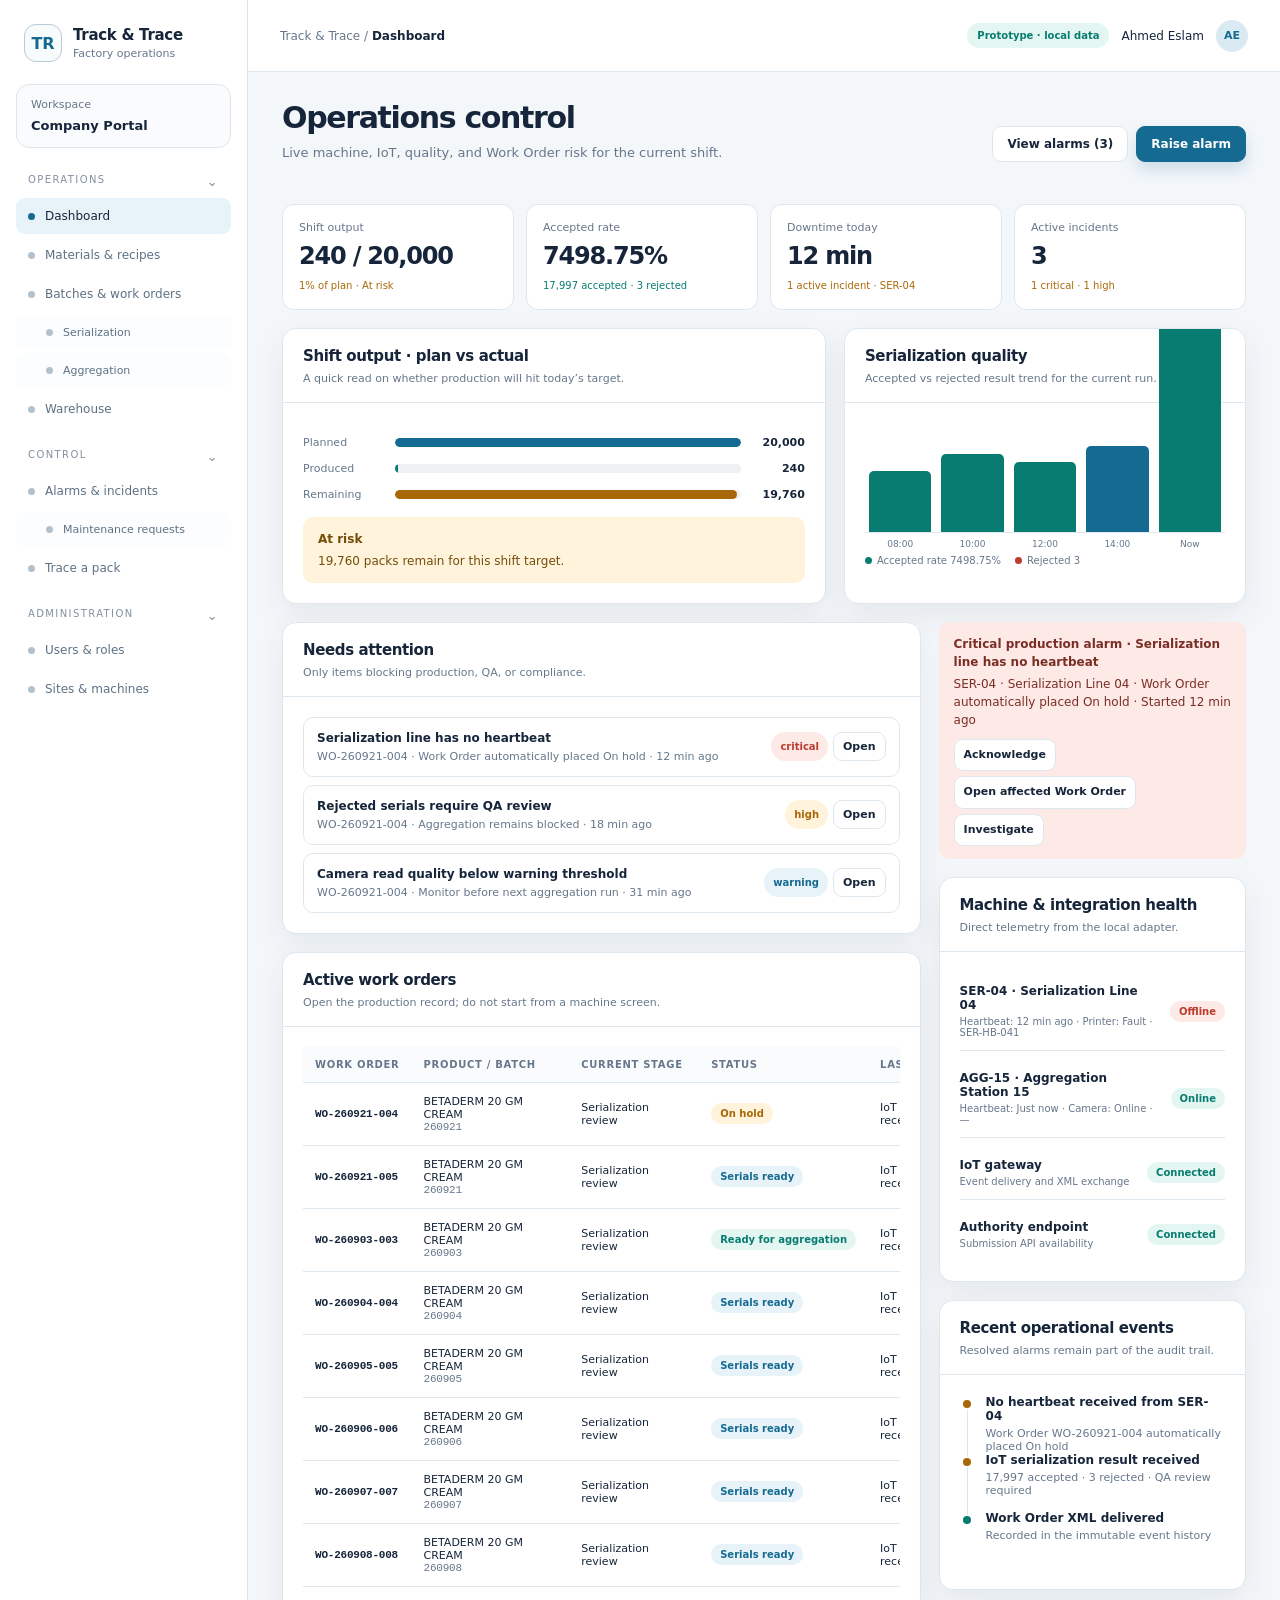
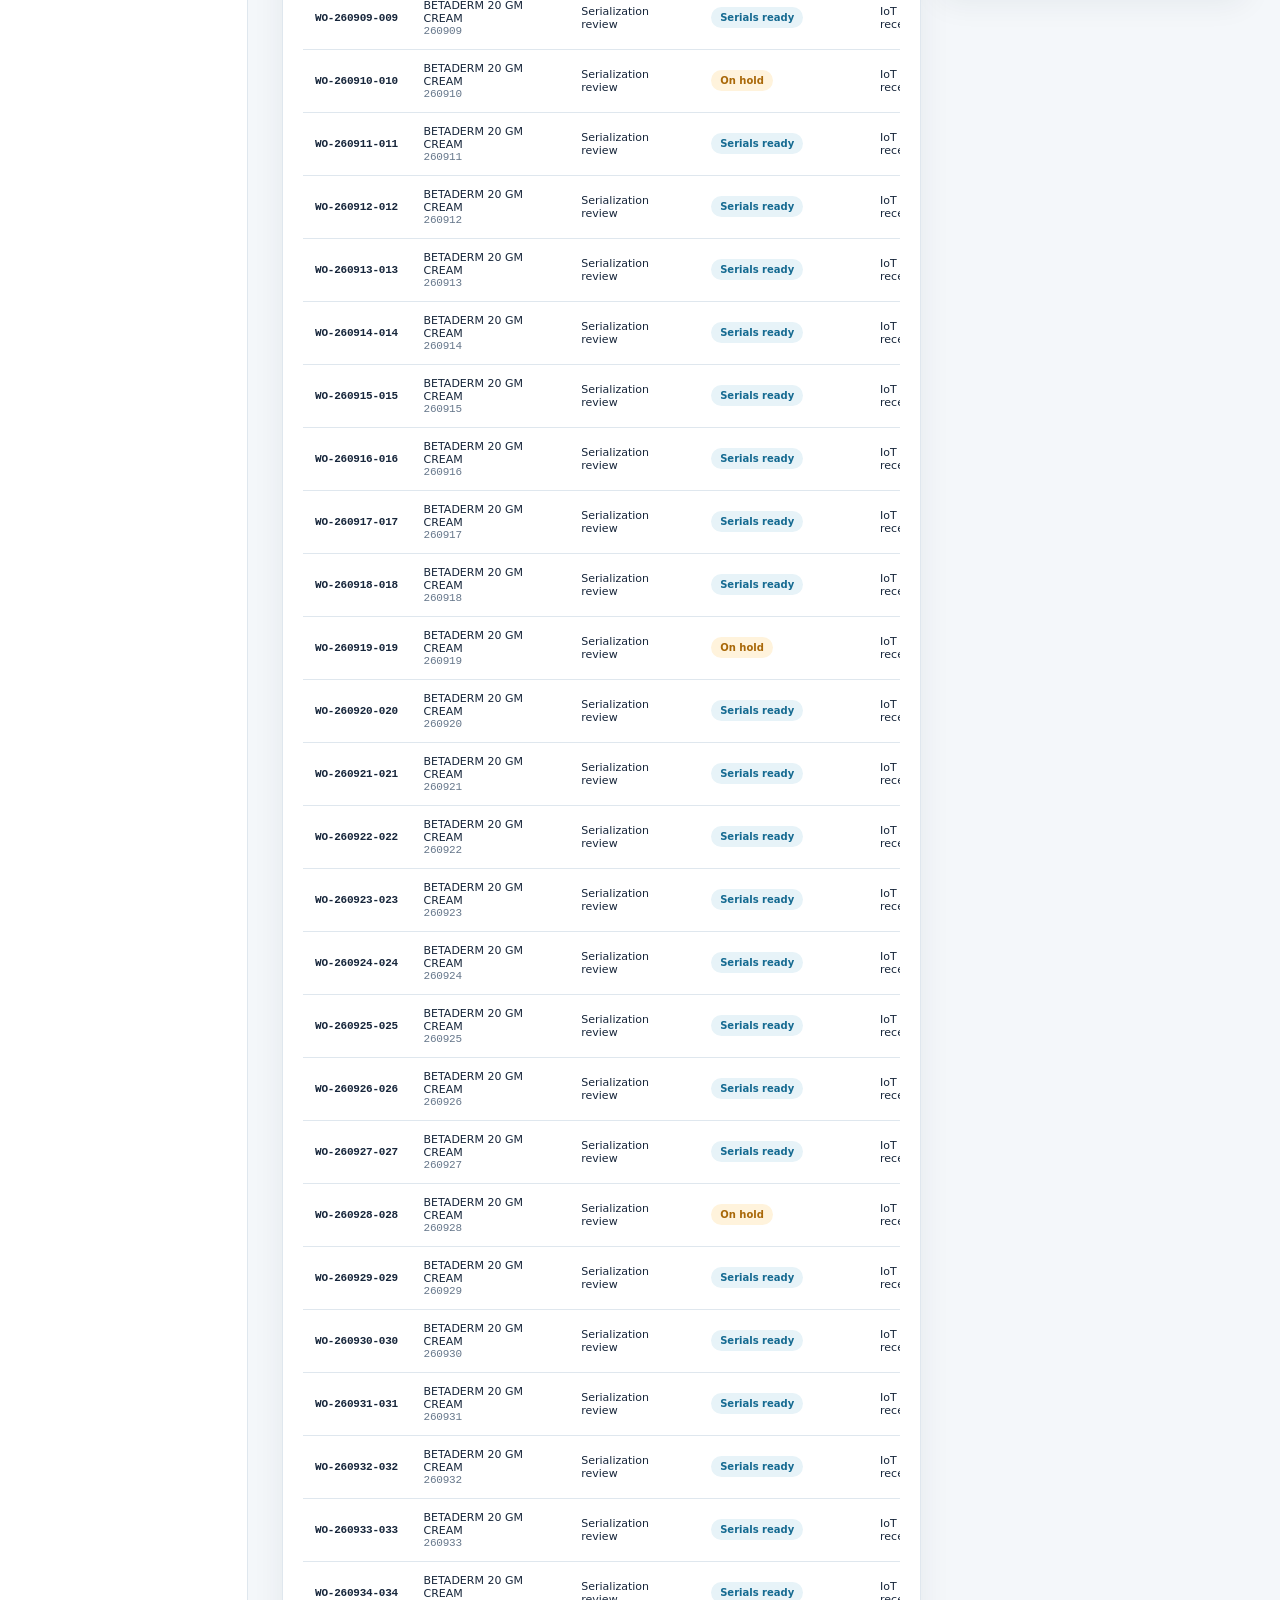
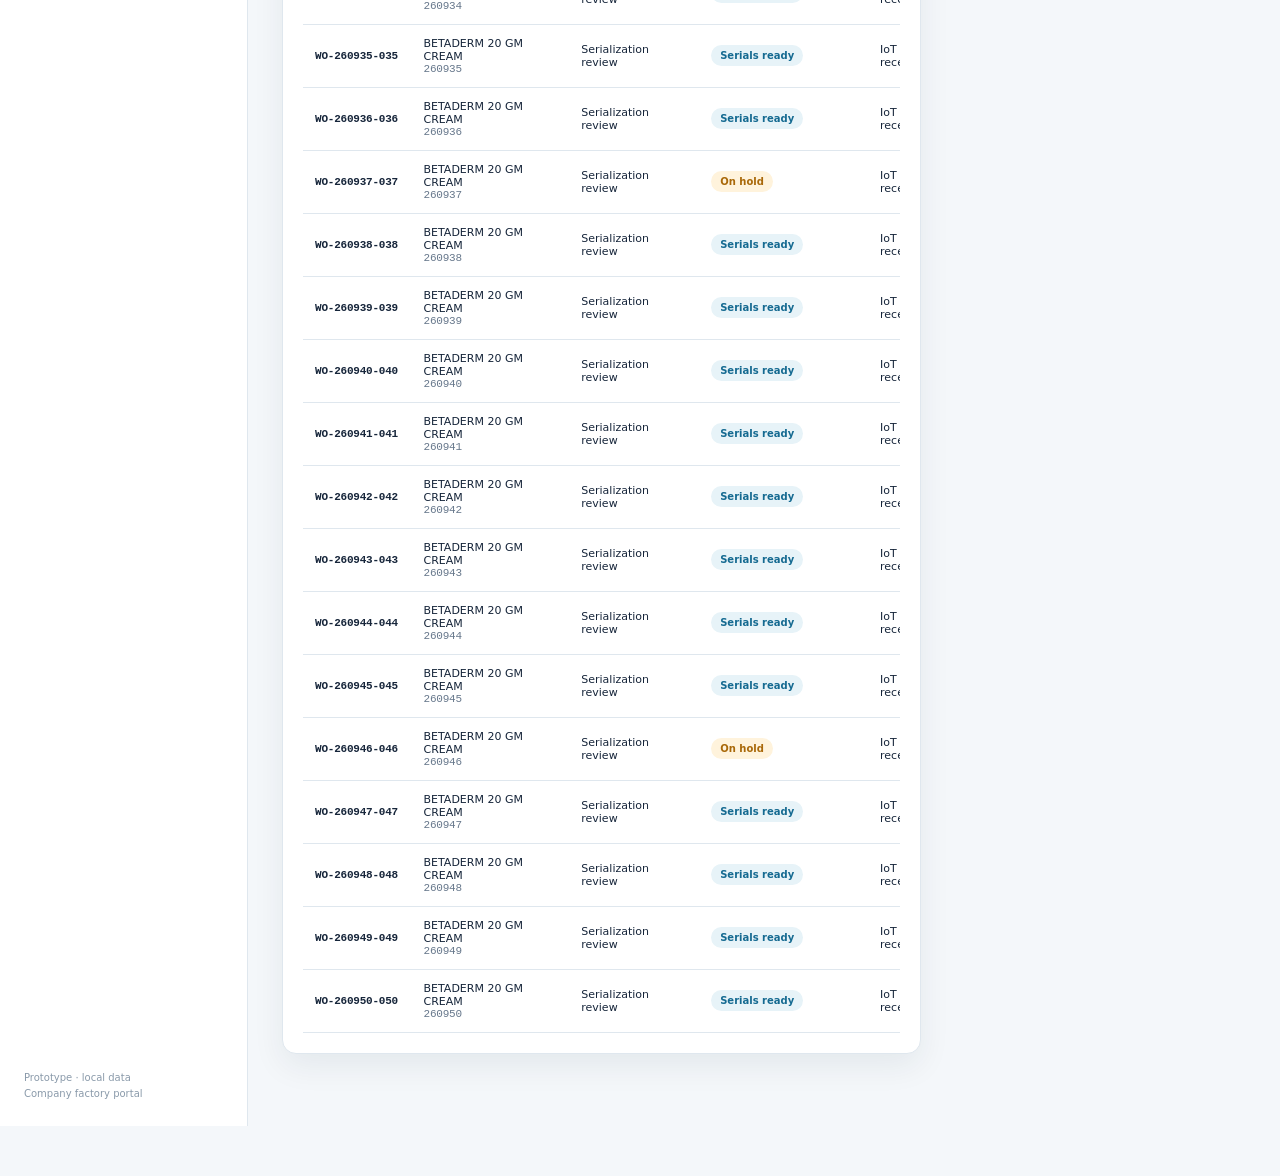
<file: index.html>
<!doctype html>
<html lang="en">
<head>
  <meta charset="utf-8">
  <meta name="viewport" content="width=device-width, initial-scale=1">
  <title>Track & Trace — Factory Portal</title>
  <link rel="stylesheet" href="./css/app.css">
</head>
<body>
  <div class="app" id="app">
    <aside class="sidebar">
      <div class="brand"><div class="mark">TR</div><div><strong>Track & Trace</strong><small>Factory operations</small></div></div>
      <button class="workspace" id="workspaceToggle"><small>Workspace</small><strong>Company Portal</strong></button>
      <nav class="nav">
        <div class="nav-group"><button class="nav-title" data-toggle="operations">Operations</button><div class="nav-items" id="operations">
          <button class="nav-item active" data-view="dashboard"><span class="dot"></span><span>Dashboard</span></button>
          <button class="nav-item" data-view="materials"><span class="dot"></span><span>Materials &amp; recipes</span></button>
          <button class="nav-item" data-view="workOrders"><span class="dot"></span><span>Batches &amp; work orders</span></button>
          <button class="nav-item nav-child" data-view="serialization"><span class="dot"></span><span>Serialization</span></button>
          <button class="nav-item nav-child" data-view="aggregation"><span class="dot"></span><span>Aggregation</span></button>
          <button class="nav-item" data-view="warehouse"><span class="dot"></span><span>Warehouse</span></button>
        </div></div>
        <div class="nav-group"><button class="nav-title" data-toggle="control">Control</button><div class="nav-items" id="control">
          <button class="nav-item" data-view="alarms"><span class="dot"></span><span>Alarms &amp; incidents</span></button>
          <button class="nav-item nav-child" data-view="maintenance"><span class="dot"></span><span>Maintenance requests</span></button>
          <button class="nav-item" data-view="trace"><span class="dot"></span><span>Trace a pack</span></button>
        </div></div>
        <div class="nav-group"><button class="nav-title" data-toggle="admin">Administration</button><div class="nav-items" id="admin"><button class="nav-item" data-view="users"><span class="dot"></span><span>Users &amp; roles</span></button><button class="nav-item" data-view="machines"><span class="dot"></span><span>Sites &amp; machines</span></button></div></div>
      </nav>
      <div class="side-note">Prototype · local data<br>Company factory portal</div>
    </aside>
    <main class="main"><header class="topbar"><div class="crumb">Track &amp; Trace / <strong id="crumb">Dashboard</strong></div><div class="top-actions"><span class="env">Prototype · local data</span><span class="user">Ahmed Eslam</span><span class="avatar">AE</span></div></header><section class="content" id="content"></section></main>
  </div>
  <div id="modalRoot"></div><div id="drawerRoot"></div><div class="toast" id="toast"></div>
  <script src="./factory-core.js"></script>
  <script src="./js/app.js"></script>
</body>
</html>
</file>
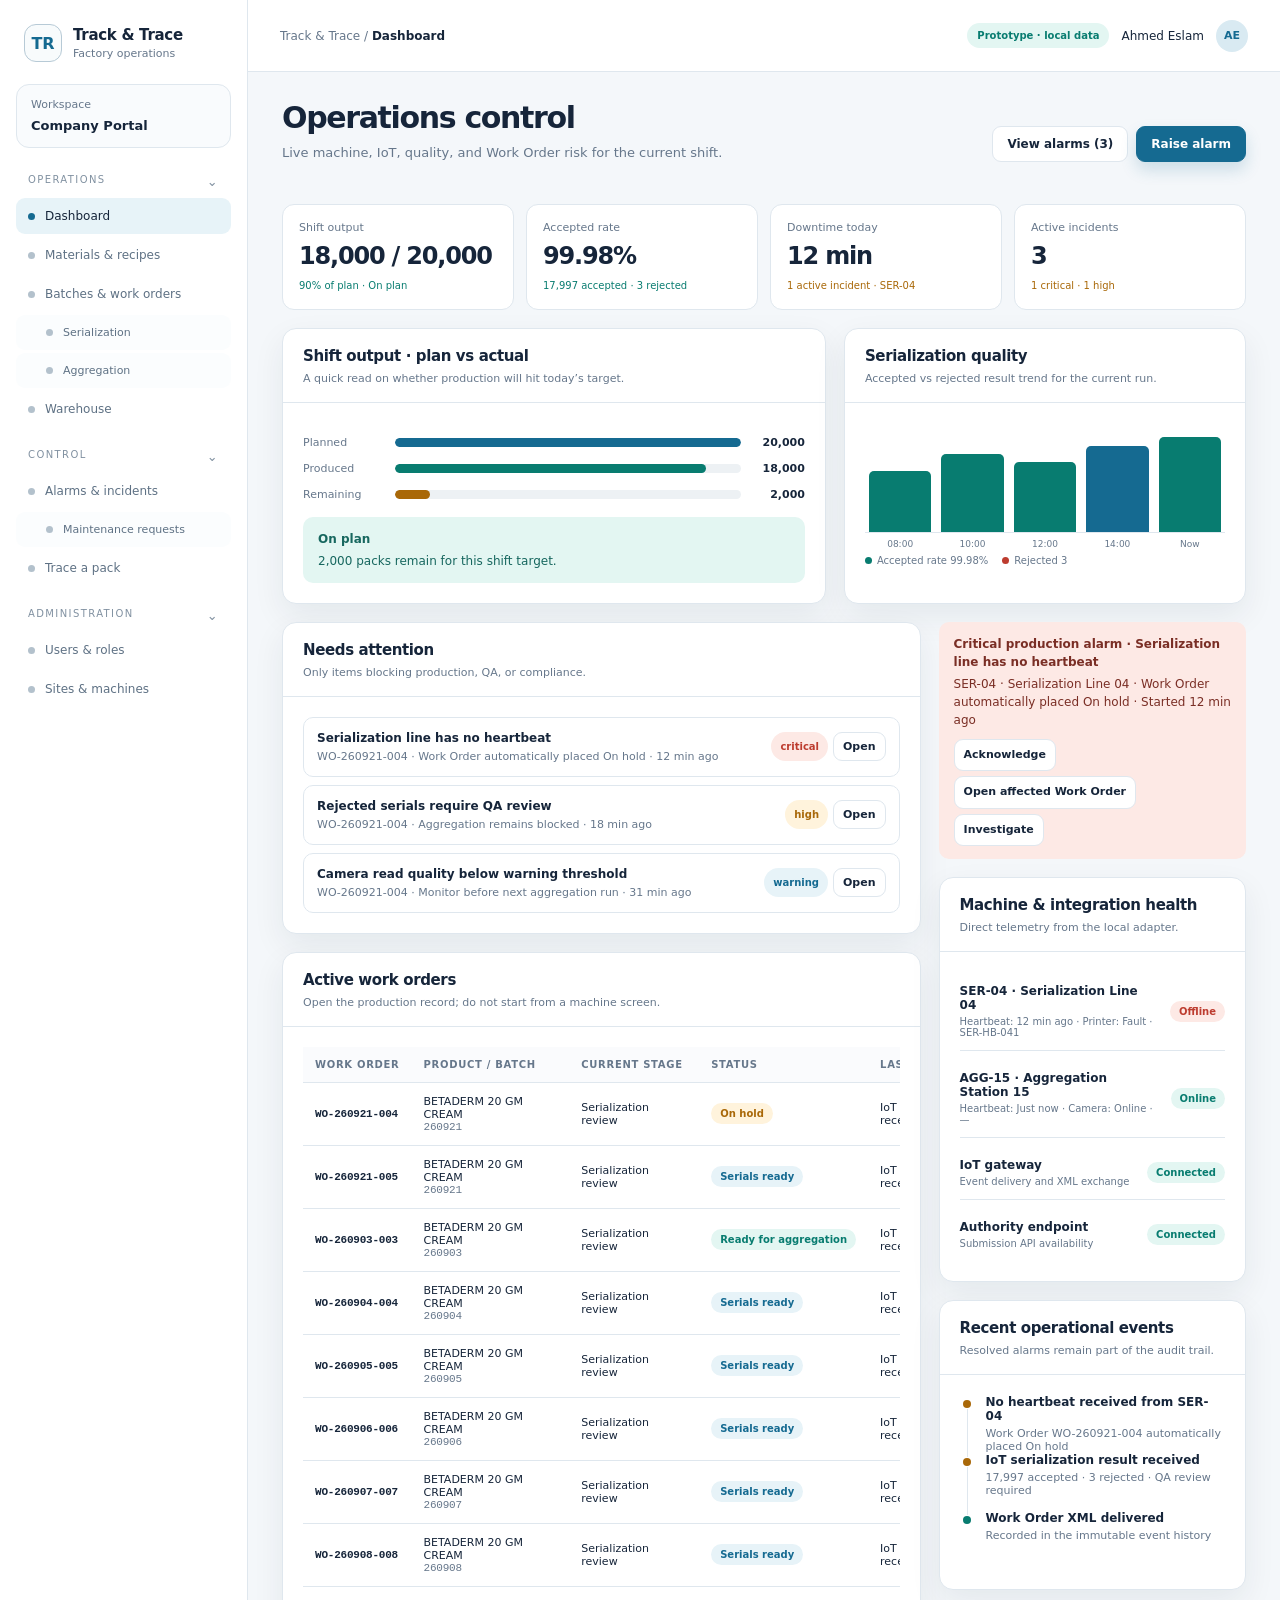
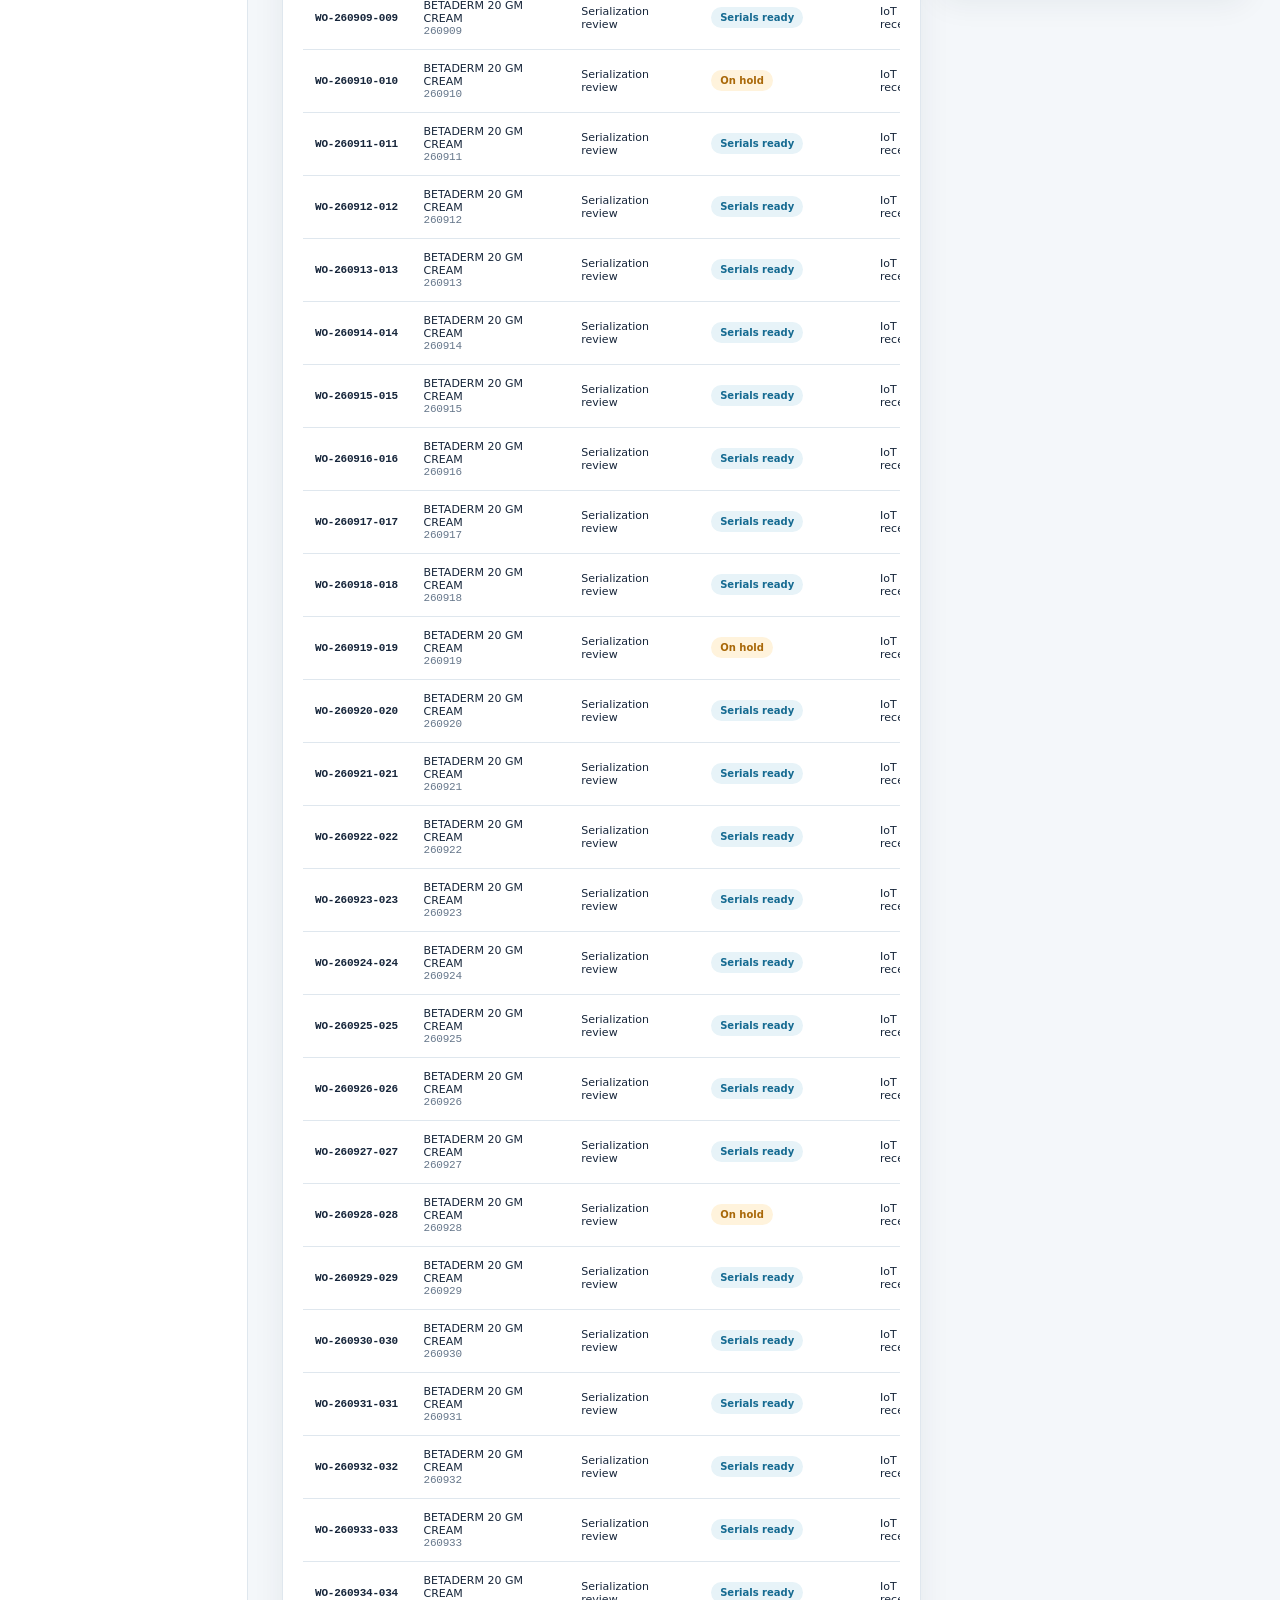
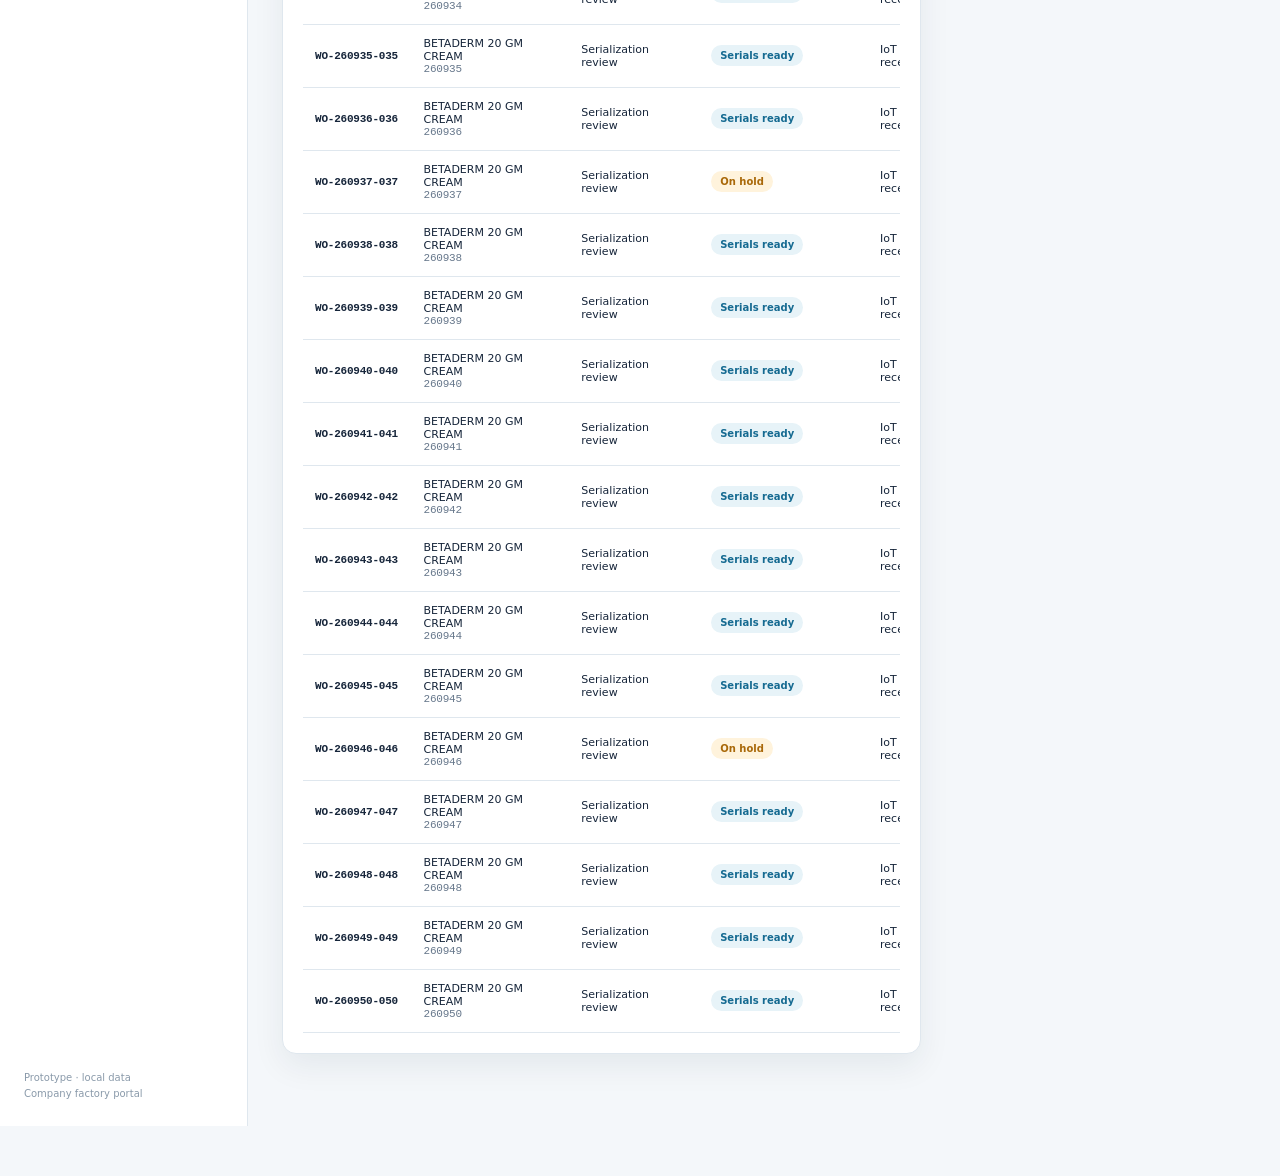
<file: track-and-trace-prototype.legacy.html>
<!doctype html>
<html lang="en">
<head>
<meta charset="utf-8">
<meta name="viewport" content="width=device-width,initial-scale=1">
<title>Track & Trace — Factory Portal</title>
<style>
:root{--ink:#16253a;--muted:#66778b;--soft:#f4f7fa;--line:#dfe7ee;--white:#fff;--blue:#156a91;--blue-2:#e7f3f8;--teal:#087c70;--teal-2:#e3f6f2;--amber:#a96808;--amber-2:#fff3dc;--red:#bd3c2f;--red-2:#fde9e5;--shadow:0 12px 32px rgba(17,38,58,.07)}
*{box-sizing:border-box}body{margin:0;background:var(--soft);color:var(--ink);font-family:Inter,ui-sans-serif,system-ui,-apple-system,"Segoe UI",sans-serif}button,input,select,textarea{font:inherit}button{cursor:pointer}button:focus-visible,input:focus-visible,select:focus-visible,textarea:focus-visible{outline:3px solid rgba(21,106,145,.2);outline-offset:2px}.app{min-height:100vh;display:grid;grid-template-columns:248px 1fr}.sidebar{background:var(--white);border-right:1px solid var(--line);padding:24px 16px;display:flex;flex-direction:column;gap:22px}.brand{display:flex;align-items:center;gap:11px;padding:0 8px}.mark{width:38px;height:38px;border:1px solid #b7cad6;border-radius:12px;display:grid;place-items:center;color:var(--blue);font-weight:800;background:#f8fbfc}.brand strong{display:block;font-size:15px;letter-spacing:-.02em}.brand small{display:block;color:var(--muted);font-size:11px;margin-top:3px}.workspace{padding:13px 14px;border:1px solid var(--line);border-radius:13px;background:#f9fbfd;text-align:left;color:var(--ink);width:100%}.workspace small{display:block;color:var(--muted);font-size:11px;margin-bottom:4px}.workspace strong{font-size:13px}.nav{display:grid;gap:18px}.nav-group{display:grid;gap:5px}.nav-title{border:0;background:none;color:#8191a1;text-transform:uppercase;letter-spacing:.14em;font-size:10px;text-align:left;padding:4px 12px;display:flex;justify-content:space-between}.nav-title:after{content:"⌄";font-size:13px}.nav-group.collapsed .nav-title:after{transform:rotate(-90deg)}.nav-group.collapsed .nav-items{display:none}.nav-items{display:grid;gap:3px}.nav-item{border:0;background:transparent;color:#5e7184;border-radius:9px;padding:11px 12px;display:flex;align-items:center;gap:10px;text-align:left;font-size:12px;width:100%}.nav-item:hover,.nav-item.active{background:var(--blue-2);color:var(--ink)}.nav-item .dot{width:7px;height:7px;border-radius:50%;background:#b3c1cc}.nav-item.active .dot{background:var(--blue)}.side-note{margin-top:auto;color:#8a9aaa;font-size:10px;line-height:1.6;padding:0 8px}.main{min-width:0}.topbar{height:72px;background:rgba(255,255,255,.92);border-bottom:1px solid var(--line);display:flex;align-items:center;justify-content:space-between;padding:0 32px;position:sticky;top:0;z-index:3}.crumb{font-size:12px;color:var(--muted)}.crumb strong{color:var(--ink)}.top-actions{display:flex;align-items:center;gap:12px}.env{font-size:10px;font-weight:800;color:var(--teal);background:var(--teal-2);padding:7px 10px;border-radius:999px}.user{font-size:12px}.avatar{width:32px;height:32px;display:grid;place-items:center;border-radius:50%;background:#d9eaf2;color:var(--blue);font-weight:800;font-size:11px}.content{max-width:1500px;margin:0 auto;padding:30px 34px 72px}.pagehead{display:flex;align-items:flex-end;justify-content:space-between;gap:22px;margin-bottom:24px}.pagehead h1{margin:0;font-size:30px;letter-spacing:-.045em;line-height:1.05}.pagehead p{max-width:760px;margin:9px 0 0;color:var(--muted);font-size:13px;line-height:1.5}.actions{display:flex;align-items:center;justify-content:flex-end;gap:8px;flex-wrap:wrap}.btn{border:1px solid var(--line);background:var(--white);color:var(--ink);border-radius:9px;padding:10px 14px;font-size:12px;font-weight:750;white-space:nowrap}.btn:hover{border-color:#9eb6c5;transform:translateY(-1px)}.btn.primary{background:var(--blue);border-color:var(--blue);color:#fff;box-shadow:0 8px 16px rgba(21,106,145,.18)}.btn.success{background:var(--teal);border-color:var(--teal);color:#fff}.btn.danger{color:var(--red);border-color:#edc2bd}.btn.small{padding:7px 9px;font-size:11px}.btn:disabled{opacity:.45;cursor:not-allowed;transform:none}.grid{display:grid;grid-template-columns:minmax(0,1.35fr) minmax(300px,.65fr);gap:18px;align-items:start}.grid.three{grid-template-columns:repeat(3,1fr)}.stack{display:grid;gap:18px}.panel{background:var(--white);border:1px solid var(--line);border-radius:14px;box-shadow:var(--shadow);overflow:hidden}.panel-head{padding:18px 20px 15px;border-bottom:1px solid var(--line);display:flex;align-items:flex-start;justify-content:space-between;gap:14px}.panel-head h2,.panel-head h3{margin:0;font-size:15px;letter-spacing:-.025em}.panel-head p{margin:6px 0 0;color:var(--muted);font-size:11px;line-height:1.45}.panel-body{padding:20px}.tag{display:inline-flex;align-items:center;gap:5px;border-radius:999px;padding:5px 9px;font-size:10px;font-weight:800;white-space:nowrap}.tag.ok{background:var(--teal-2);color:var(--teal)}.tag.warn{background:var(--amber-2);color:var(--amber)}.tag.bad{background:var(--red-2);color:var(--red)}.tag.info{background:var(--blue-2);color:var(--blue)}.tag.neutral{background:#eef2f5;color:var(--muted)}.stats{display:grid;grid-template-columns:repeat(4,1fr);gap:12px;margin-bottom:18px}.stat{background:var(--white);border:1px solid var(--line);border-radius:12px;padding:16px}.stat label{display:block;color:var(--muted);font-size:11px}.stat strong{display:block;font-size:25px;letter-spacing:-.06em;margin:8px 0 5px}.stat small{font-size:10px;color:var(--teal)}.stat small.warn{color:var(--amber)}.queue{display:grid;gap:8px}.queue-row{border:1px solid var(--line);border-radius:10px;padding:13px;display:flex;justify-content:space-between;align-items:center;gap:12px}.queue-row:hover{background:#fbfdfe;border-color:#aac0ce}.queue-title{font-size:12px;font-weight:800}.queue-meta{font-size:11px;color:var(--muted);margin-top:5px}.metric{display:flex;justify-content:space-between;border-bottom:1px solid var(--line);padding:12px 0;font-size:12px}.metric:last-child{border-bottom:0}.metric span{color:var(--muted)}.metric strong{font-size:13px}.timeline{display:grid}.timeline-row{display:grid;grid-template-columns:15px 1fr;gap:11px;min-height:58px}.timeline-dot{position:relative;display:flex;justify-content:center}.timeline-dot:before{content:"";width:8px;height:8px;border-radius:50%;background:var(--blue);margin-top:5px;z-index:1}.timeline-dot:after{content:"";position:absolute;width:1px;top:14px;bottom:-4px;background:var(--line)}.timeline-row:last-child .timeline-dot:after{display:none}.timeline-row.done .timeline-dot:before{background:var(--teal)}.timeline-row.warn .timeline-dot:before{background:var(--amber)}.timeline-title{font-size:12px;font-weight:800}.timeline-meta{font-size:11px;color:var(--muted);margin-top:4px}.table-wrap{overflow:auto}table{border-collapse:collapse;width:100%;min-width:760px}th,td{border-bottom:1px solid var(--line);padding:12px 12px;text-align:left;vertical-align:middle;font-size:11px}th{color:var(--muted);background:#fafbfd;font-size:10px;text-transform:uppercase;letter-spacing:.07em;white-space:nowrap}td strong{font-size:11px}.row-actions{display:flex;gap:5px;flex-wrap:wrap}.filters{display:flex;gap:8px;align-items:center;flex-wrap:wrap;margin-bottom:14px}.filters input,.filters select{max-width:230px}.fields{display:grid;grid-template-columns:repeat(2,minmax(0,1fr));gap:14px}.field{display:grid;gap:6px}.field.full{grid-column:1/-1}.field label{color:var(--muted);font-size:11px;font-weight:750}.field input,.field select,.field textarea{width:100%;border:1px solid var(--line);border-radius:9px;padding:11px 12px;color:var(--ink);background:#fff;font-size:12px}.field textarea{min-height:90px;resize:vertical}.field small{color:var(--muted);font-size:10px}.notice{padding:13px 15px;border-radius:10px;font-size:12px;line-height:1.5}.notice strong{display:block;margin-bottom:4px}.notice.info{background:var(--blue-2);color:#275671}.notice.warn{background:var(--amber-2);color:#744d0b}.notice.bad{background:var(--red-2);color:#7a2e25}.notice.ok{background:var(--teal-2);color:#17675f}.stepper{display:grid;grid-template-columns:repeat(4,1fr);border:1px solid var(--line);border-radius:12px;overflow:hidden;margin-bottom:18px;background:#fff}.step{border:0;border-right:1px solid var(--line);background:#fff;padding:13px;text-align:left}.step:last-child{border-right:0}.step small{display:block;color:#92a0ad;font-size:10px;margin-bottom:5px}.step strong{display:block;font-size:11px}.step.active{background:var(--blue-2);box-shadow:inset 0 -3px 0 var(--blue)}.step.done strong{color:var(--teal)}.step.done small:before{content:"Done · ";color:var(--teal);font-weight:800}.progress{height:7px;background:#edf1f4;border-radius:99px;overflow:hidden}.progress span{display:block;height:100%;background:var(--blue);border-radius:inherit}.serial-summary{display:grid;grid-template-columns:repeat(3,1fr);gap:10px}.mini{border:1px solid var(--line);border-radius:10px;padding:12px}.mini span{display:block;color:var(--muted);font-size:10px}.mini strong{display:block;margin-top:5px;font-size:18px}.tree{display:grid;gap:6px}.tree-node{border:1px solid var(--line);border-radius:9px;padding:10px 12px;background:#fff}.tree-node.parent{border-color:#b7d1dc;background:#f8fcfd}.tree-children{margin:6px 0 0 18px;display:grid;gap:5px}.tree-child{border-left:2px solid #b8cad4;padding:7px 10px;font-size:11px;color:var(--muted)}.code{font-family:ui-monospace,SFMono-Regular,Menlo,monospace;font-variant-numeric:tabular-nums;letter-spacing:-.02em}.empty{padding:34px;text-align:center;color:var(--muted);font-size:12px;border:1px dashed var(--line);border-radius:10px;background:#fbfcfd}.drawer-backdrop,.modal-backdrop{position:fixed;inset:0;background:rgba(16,33,49,.42);z-index:20}.drawer-backdrop{display:flex;justify-content:flex-end}.drawer{height:100%;width:min(590px,100%);background:#fff;box-shadow:-18px 0 50px rgba(16,33,49,.18);overflow:auto}.drawer-head{display:flex;justify-content:space-between;gap:12px;align-items:flex-start;padding:22px;border-bottom:1px solid var(--line)}.drawer-head h2{margin:0;font-size:18px}.drawer-head p{margin:6px 0 0;color:var(--muted);font-size:11px}.drawer-body{padding:22px}.modal-backdrop{display:grid;place-items:center;padding:20px}.modal{width:min(720px,100%);max-height:calc(100vh - 40px);overflow:auto;background:#fff;border-radius:15px;border:1px solid var(--line);box-shadow:0 24px 70px rgba(16,33,49,.25)}.modal-head{padding:20px 22px;border-bottom:1px solid var(--line);display:flex;justify-content:space-between;align-items:flex-start;gap:14px}.modal-head h2{margin:0;font-size:18px}.modal-head p{margin:6px 0 0;color:var(--muted);font-size:11px}.modal-body{padding:22px}.modal-foot{padding:15px 22px;border-top:1px solid var(--line);display:flex;justify-content:flex-end;gap:8px}.close{border:0;background:#f2f5f7;border-radius:8px;width:30px;height:30px;color:var(--muted);font-size:17px}.toast{position:fixed;right:24px;bottom:24px;background:var(--ink);color:#fff;padding:13px 16px;border-radius:10px;box-shadow:var(--shadow);font-size:12px;z-index:40;opacity:0;transform:translateY(10px);pointer-events:none;transition:.2s}.toast.show{opacity:1;transform:translateY(0)}.hidden{display:none!important}.list{display:grid;gap:8px}.list-row{display:flex;justify-content:space-between;align-items:center;gap:12px;padding:12px 0;border-bottom:1px solid var(--line);font-size:12px}.list-row:last-child{border-bottom:0}.list-row small{display:block;color:var(--muted);font-size:10px;margin-top:4px}.json-preview{white-space:pre-wrap;background:#101d2c;color:#d7e8ef;border-radius:10px;padding:16px;font-size:11px;line-height:1.55;overflow:auto;max-height:320px}.subtle{color:var(--muted);font-size:11px}.right{text-align:right}.nowrap{white-space:nowrap}.search{min-width:250px}.tabs{display:flex;gap:4px;border-bottom:1px solid var(--line);margin-bottom:18px}.tab{border:0;background:none;padding:10px 12px;color:var(--muted);font-size:12px}.tab.active{color:var(--blue);font-weight:800;border-bottom:2px solid var(--blue)}
@media(max-width:1050px){.app{grid-template-columns:78px 1fr}.sidebar{padding:20px 10px}.brand strong,.brand small,.workspace small,.workspace strong,.nav-title,.nav-item span:last-child,.side-note{display:none}.brand{justify-content:center}.workspace{display:grid;place-items:center}.nav-item{justify-content:center}.grid{grid-template-columns:1fr}.grid.three{grid-template-columns:1fr 1fr}}
.recipe-table{table-layout:fixed;min-width:0;width:100%}.recipe-table th,.recipe-table td{padding:8px 6px;font-size:9px;line-height:1.25;overflow-wrap:anywhere}.recipe-table th{font-size:8px;letter-spacing:.035em;white-space:normal}.recipe-table td strong{font-size:9px}.recipe-table .recipe-id{width:6%}.recipe-table .recipe-description{width:13%}.recipe-table .recipe-material{width:8%}.recipe-table .recipe-gtin{width:9%}.recipe-table .recipe-name{width:11%}.recipe-table .recipe-small{width:4.5%}.recipe-table .recipe-dm{width:7%}.recipe-table .recipe-flags{width:10%}.recipe-table .recipe-sscc{width:10%}.recipe-table .recipe-lines{width:10%}.recipe-table .recipe-actions{width:8%}.recipe-table .row-actions{gap:3px;flex-direction:column}.recipe-table .btn.small{padding:5px 6px;font-size:9px;width:100%}.recipe-tabs{margin-bottom:12px}.recipe-tab-panel.hidden{display:none}.recipe-table-wrap{overflow:visible}.recipe-note{margin-bottom:16px}
@media(max-width:720px){.topbar{padding:0 16px}.user{display:none}.content{padding:22px 16px 50px}.pagehead{display:block}.actions{justify-content:flex-start;margin-top:15px}.stats{grid-template-columns:1fr 1fr}.fields{grid-template-columns:1fr}.field.full{grid-column:auto}.stepper{grid-template-columns:1fr 1fr}.serial-summary{grid-template-columns:1fr}.grid.three{grid-template-columns:1fr}.search{min-width:0;flex:1}}
.dashboard-kpis{display:grid;grid-template-columns:repeat(4,1fr);gap:12px;margin:0 0 18px}.dashboard-kpi{background:#fff;border:1px solid var(--line);border-radius:12px;padding:16px}.dashboard-kpi label{display:block;color:var(--muted);font-size:11px}.dashboard-kpi strong{display:block;font-size:24px;letter-spacing:-.05em;margin:8px 0 4px}.dashboard-kpi small{font-size:10px;color:var(--muted)}.dashboard-kpi small.good{color:var(--teal)}.dashboard-kpi small.risk{color:var(--amber)}.dashboard-chart-grid{display:grid;grid-template-columns:1.15fr .85fr;gap:18px;margin-bottom:18px}.chart-row{display:grid;grid-template-columns:82px 1fr 54px;gap:10px;align-items:center;margin:13px 0;font-size:11px}.chart-row label{color:var(--muted)}.chart-track{height:9px;background:#edf1f4;border-radius:99px;overflow:hidden}.chart-fill{height:100%;border-radius:inherit;background:var(--blue)}.chart-fill.good{background:var(--teal)}.chart-fill.warn{background:var(--amber)}.chart-fill.bad{background:var(--red)}.chart-value{text-align:right;font-weight:800;font-variant-numeric:tabular-nums}.spark-bars{height:110px;display:flex;align-items:end;gap:10px;padding:14px 4px 0;border-bottom:1px solid var(--line)}.spark-bar{flex:1;min-width:12px;background:var(--blue);border-radius:5px 5px 0 0;position:relative}.spark-bar.good{background:var(--teal)}.spark-bar span{position:absolute;top:calc(100% + 7px);left:50%;transform:translateX(-50%);font-size:9px;color:var(--muted);white-space:nowrap}.chart-legend{display:flex;gap:14px;flex-wrap:wrap;margin-top:22px;font-size:10px;color:var(--muted)}.chart-legend span:before{content:"";display:inline-block;width:7px;height:7px;border-radius:50%;background:var(--blue);margin-right:5px}.chart-legend .good:before{background:var(--teal)}.chart-legend .bad:before{background:var(--red)}
section.modal:has(.recipe-form){width:min(960px,100%);max-height:calc(100vh - 28px);display:flex;flex-direction:column}section.modal:has(.recipe-form) .modal-body{overflow:auto;padding:20px 24px}section.modal:has(.recipe-form) .modal-foot{position:sticky;bottom:0;background:#fff;z-index:2}.recipe-form{display:grid;gap:16px}.recipe-section{border:1px solid var(--line);border-radius:12px;background:#fff;overflow:hidden}.recipe-section-head{padding:12px 15px;background:#f8fbfd;border-bottom:1px solid var(--line)}.recipe-section-head strong{font-size:13px}.recipe-section-head p{margin:4px 0 0;color:var(--muted);font-size:10px}.recipe-section-body{padding:15px}.recipe-checks{display:flex;gap:16px;flex-wrap:wrap}.recipe-checks label{font-size:11px;color:var(--ink);display:flex;gap:6px;align-items:center}.recipe-checks input{accent-color:var(--blue)}
.review-grid{display:grid;grid-template-columns:repeat(2,minmax(0,1fr));gap:10px}.review-item{border:1px solid var(--line);border-radius:9px;padding:10px 12px;background:#fbfcfd}.review-item span{display:block;color:var(--muted);font-size:10px;margin-bottom:4px}.review-item strong{font-size:12px;line-height:1.35}.review-wide{grid-column:1/-1}.recipe-step-label{display:inline-flex;align-items:center;gap:6px;color:var(--blue);font-size:10px;font-weight:800;margin-bottom:12px}.recipe-step-label:before{content:"";width:7px;height:7px;border-radius:50%;background:var(--blue)}
.crumb-link{border:0;background:none;padding:0;color:var(--blue);font:inherit;cursor:pointer}.crumb-link:hover{text-decoration:underline}.crumb-separator{margin:0 5px;color:var(--muted)}
.nav-item.nav-child{padding-left:30px;font-size:11px;background:#fbfdfe}.nav-item.nav-child.active{background:var(--blue-2)}
.filters input,.filters select{height:38px;max-width:none;border:1px solid var(--line);border-radius:9px;padding:0 12px;background:var(--white);color:var(--ink);font-size:12px;line-height:38px;box-shadow:0 1px 2px rgba(17,38,58,.03)}.filters input{min-width:300px}.filters input::placeholder{color:#8a9aaa}.filters select{min-width:170px;appearance:auto}.filters input:hover,.filters select:hover{border-color:#a8bdc9}.filters input:focus,.filters select:focus{border-color:var(--blue);box-shadow:0 0 0 3px rgba(21,106,145,.12)}
@media(max-width:720px){.filters input{min-width:0;flex:1}.filters select{min-width:0;flex:1}}
section.modal:has(.notice.ok){width:min(1180px,calc(100vw - 36px));height:calc(100vh - 34px);max-height:none}section.modal:has(.notice.ok) .modal-body{overflow:hidden;padding:14px 20px}section.modal:has(.notice.ok) .recipe-form{grid-template-columns:repeat(3,minmax(0,1fr));gap:10px;height:100%;align-content:start}section.modal:has(.notice.ok) .recipe-step-label,section.modal:has(.notice.ok) .notice.ok{grid-column:1/-1;margin:0}section.modal:has(.notice.ok) .notice.ok{padding:9px 12px;font-size:11px}section.modal:has(.notice.ok) .notice.ok strong{display:inline;margin-right:6px}section.modal:has(.notice.ok) .recipe-section{min-width:0}section.modal:has(.notice.ok) .recipe-section-head{padding:9px 11px}section.modal:has(.notice.ok) .recipe-section-head strong{font-size:11px}section.modal:has(.notice.ok) .recipe-section-body{padding:10px}section.modal:has(.notice.ok) .review-grid{grid-template-columns:1fr;gap:7px}section.modal:has(.notice.ok) .review-item{padding:7px 9px}section.modal:has(.notice.ok) .review-item span{font-size:9px;margin-bottom:2px}section.modal:has(.notice.ok) .review-item strong{font-size:11px}section.modal:has(.notice.ok) .modal-foot{padding:10px 20px}
.recipe-toolbar{display:flex;gap:10px;align-items:center;flex-wrap:wrap;padding:14px 16px;border-bottom:1px solid var(--line);background:#fbfcfd}.recipe-toolbar input,.recipe-toolbar select{border:1px solid var(--line);border-radius:8px;padding:9px 10px;font-size:11px;background:#fff;color:var(--ink)}.recipe-toolbar input{min-width:260px;flex:1}.recipe-readable{table-layout:fixed;min-width:0}.recipe-readable th,.recipe-readable td{font-size:10px;padding:11px 9px;overflow-wrap:anywhere}.recipe-readable th{font-size:9px;white-space:normal}.recipe-readable .recipe-main{width:20%}.recipe-readable .recipe-material-col{width:17%}.recipe-readable .recipe-gtin-col{width:12%}.recipe-readable .recipe-hierarchy-col{width:16%}.recipe-readable .recipe-machine-col{width:15%}.recipe-readable .recipe-status-col{width:9%}.recipe-readable .recipe-actions-col{width:11%}.recipe-readable .subtle{font-size:9px;line-height:1.35;margin-top:4px}.recipe-readable .row-actions{flex-direction:row;flex-wrap:wrap}.recipe-readable .btn.small{font-size:10px;padding:6px 8px;width:auto}.recipe-empty{display:none}
.pagination{display:flex;align-items:center;justify-content:space-between;gap:12px;margin-top:16px;padding-top:14px;border-top:1px solid var(--line)}.pagination-pages{display:flex;align-items:center;gap:5px;flex-wrap:wrap}.pagination-meta{color:var(--muted);font-size:11px}.pagination .btn.active{background:var(--blue);border-color:var(--blue);color:#fff}
.serial-count.accepted{color:var(--teal);border-color:#b9e2d9}.serial-count.rejected{color:var(--red);border-color:#edc2bd}
.parent-explorer{display:grid;gap:10px}.parent-level{border:1px solid var(--line);border-radius:10px;background:#fff;overflow:hidden}.parent-level>summary{padding:12px 14px;cursor:pointer;font-weight:800;font-size:12px;color:var(--ink);list-style:none}.parent-level>summary::-webkit-details-marker{display:none}.parent-level>summary:before{content:"▸";color:var(--blue);margin-right:8px}.parent-level[open]>summary:before{content:"▾"}.parent-list{display:grid;gap:7px;padding:0 10px 10px}.parent-item{border:1px solid var(--line);border-radius:8px;padding:9px 10px;background:#fbfcfd}.parent-item summary{cursor:pointer;font-size:11px;font-weight:800}.child-list{display:grid;gap:4px;margin:8px 0 0 12px}.child-serial{font-family:ui-monospace,SFMono-Regular,Menlo,monospace;font-size:10px;color:var(--muted);padding:4px 0;border-bottom:1px solid #edf1f4}
.explorer-toolbar{display:flex;align-items:center;justify-content:flex-end;gap:7px;margin-bottom:12px}.explorer-toolbar .btn.small{font-size:10px;padding:6px 9px}
.tab-count{display:inline-grid;place-items:center;min-width:22px;height:20px;padding:0 6px;margin-left:4px;border-radius:999px;background:#e7f3f7;color:var(--blue);font-size:10px;font-weight:800}.date-filter{display:grid;gap:4px;color:var(--muted);font-size:10px;font-weight:750}.date-filter input{min-width:150px!important;width:150px}.date-filter span{white-space:nowrap}.trace-full{grid-template-columns:minmax(0,1fr)}.trace-full>div:nth-child(2){display:none}.trace-serial-layout{grid-template-columns:minmax(0,1.65fr) minmax(280px,.8fr)}.trace-serial-layout>div:nth-child(2){display:block;position:sticky;top:90px;align-self:start}.trace-parent-chain{margin-top:18px;padding-top:16px;border-top:1px solid var(--line)}.trace-parent-chain h3{margin:0 0 5px;font-size:14px}.trace-parent-list{display:grid;gap:8px;margin-top:12px}.trace-parent-button{width:100%;display:flex;justify-content:space-between;align-items:center;text-align:left;background:#f8fcfd;border:1px solid #b7d1dc;border-radius:9px;padding:11px 13px;color:var(--ink);font-size:11px}.trace-parent-button:hover{border-color:var(--blue);background:var(--blue-2)}
@media(max-width:900px){.trace-serial-layout{grid-template-columns:1fr}.trace-serial-layout>div:nth-child(2){position:static}}.trace-event-timeline{border:1px solid var(--line);border-radius:12px;background:#fbfdfe;padding:18px;margin-bottom:18px}.trace-timeline-head{display:flex;align-items:flex-start;justify-content:space-between;gap:12px;margin-bottom:16px}.trace-timeline-head h3{margin:0;font-size:15px}.trace-timeline-head p{margin:5px 0 0;color:var(--muted);font-size:11px;line-height:1.45}.trace-event-timeline .timeline-row{min-height:64px}.trace-event-timeline .timeline-title{font-size:12px}.trace-event-timeline .timeline-meta{line-height:1.45}.trace-event-timeline .timeline-row.warn .timeline-dot:before{box-shadow:0 0 0 4px var(--amber-2)}.trace-serial-layout{gap:14px}.trace-serial-layout .panel{box-shadow:0 6px 18px rgba(16,33,49,.06)}.trace-serial-layout .panel-body{padding:14px}.trace-serial-layout .panel-head{padding:14px 16px 12px}.trace-serial-layout .stats{gap:8px;margin-bottom:12px}.trace-serial-layout .stat{padding:11px}.trace-serial-layout .stat strong{font-size:20px;margin:5px 0 3px}.trace-overview-compact>.panel{display:none}.trace-overview-compact>.notice{margin-bottom:10px}.trace-overview-compact>.stats{margin-bottom:0}.trace-collapsible{margin-bottom:8px}.trace-collapsible summary{display:flex;justify-content:space-between;align-items:center;gap:12px;cursor:pointer;list-style:none}.trace-collapsible summary::-webkit-details-marker{display:none}.trace-collapsible summary:before{content:"▸";color:var(--blue);margin-right:8px}.trace-collapsible[open]>summary:before{content:"▾"}.trace-collapsible .child-list{margin-top:8px;padding:8px 12px;border-top:1px solid var(--line);background:#fbfdfe}.trace-flat-section{padding:12px 0;border-bottom:1px solid var(--line)}.trace-flat-section:last-child{border-bottom:0}.trace-flat-section h3{margin:0 0 9px;font-size:13px;letter-spacing:-.02em}.trace-flat-numbers{display:grid;grid-template-columns:repeat(4,1fr);gap:8px}.trace-flat-numbers>div{padding:10px 11px;border:1px solid var(--line);border-radius:9px;background:#fff}.trace-flat-numbers span{display:block;color:var(--muted);font-size:10px}.trace-flat-numbers strong{display:block;margin-top:5px;font-size:18px}.trace-flat-numbers .good{color:var(--teal)}.trace-flat-numbers .bad{color:var(--red)}.trace-flat-row{display:flex;justify-content:space-between;gap:14px;padding:7px 0;font-size:11px}.trace-flat-row span{color:var(--muted)}.trace-flat-row strong{font-size:11px}</style>
<style>.trace-wo-tabs{margin-bottom:12px}.trace-inline-timeline{padding:4px 0 0}.trace-inline-timeline .timeline-row{min-height:54px}.trace-parent-links .trace-parent-list{display:grid;gap:7px}.trace-parent-link{width:100%;text-align:left;display:flex;justify-content:space-between;align-items:center;gap:12px;padding:10px 12px;border:1px solid var(--line);border-radius:9px;background:#fbfdfe;color:var(--ink);cursor:pointer}.trace-parent-link:hover{border-color:var(--blue);background:#f4fbfd}.trace-parent-link small{color:var(--muted);font-size:10px}</style>
</head>
<body>
<div class="app" id="app">
  <aside class="sidebar">
    <div class="brand"><div class="mark">TR</div><div><strong>Track & Trace</strong><small>Factory operations</small></div></div>
    <button class="workspace" id="workspaceToggle"><small>Workspace</small><strong>Company Portal</strong></button>
    <nav class="nav">
      <div class="nav-group"><button class="nav-title" data-toggle="operations">Operations</button><div class="nav-items" id="operations">
        <button class="nav-item active" data-view="dashboard"><span class="dot"></span><span>Dashboard</span></button>
        <button class="nav-item" data-view="materials"><span class="dot"></span><span>Materials & recipes</span></button>
        <button class="nav-item" data-view="workOrders"><span class="dot"></span><span>Batches & work orders</span></button>
        <button class="nav-item nav-child" data-view="serialization"><span class="dot"></span><span>Serialization</span></button>
        <button class="nav-item nav-child" data-view="aggregation"><span class="dot"></span><span>Aggregation</span></button>
        <button class="nav-item" data-view="warehouse"><span class="dot"></span><span>Warehouse</span></button>
      </div></div>
      <div class="nav-group"><button class="nav-title" data-toggle="control">Control</button><div class="nav-items" id="control">
        <button class="nav-item" data-view="alarms"><span class="dot"></span><span>Alarms & incidents</span></button>
        <button class="nav-item nav-child" data-view="maintenance"><span class="dot"></span><span>Maintenance requests</span></button>
        <button class="nav-item" data-view="trace"><span class="dot"></span><span>Trace a pack</span></button>
      </div></div>
      <div class="nav-group"><button class="nav-title" data-toggle="admin">Administration</button><div class="nav-items" id="admin"><button class="nav-item" data-view="users"><span class="dot"></span><span>Users & roles</span></button><button class="nav-item" data-view="machines"><span class="dot"></span><span>Sites & machines</span></button></div></div>
    </nav>
    <div class="side-note">Prototype · local data<br>Company factory portal</div>
  </aside>
  <main class="main"><header class="topbar"><div class="crumb">Track & Trace / <strong id="crumb">Dashboard</strong></div><div class="top-actions"><span class="env">Prototype · local data</span><span class="user">Ahmed Eslam</span><span class="avatar">AE</span></div></header><section class="content" id="content"></section></main>
</div>
<div id="modalRoot"></div><div id="drawerRoot"></div><div class="toast" id="toast"></div>
<script src="factory-core.js"></script>
<script>
const C=window.FactoryCore;
const material=C.createMaterial({id:"MAT-223647",code:"223647",name:"BETADERM 20 GM CREAM",gtin:"06221032024426",gln:"6221032000002",baseUnit:"Pack",shelfLife:1095,batchSize:18000});
const recipe=C.createRecipe({id:"REC-BETADERM",materialId:material.id,description:"BETADERM 20 GM CREAM — standard packaging",levels:[{key:"unit",label:"Unit",childCount:1},{key:"shrink",label:"Shrink",childCount:10},{key:"case",label:"Case",childCount:5},{key:"pallet",label:"Pallet",childCount:20}],lines:["KRTAB04"],aggregationMachineId:"AGG-15"});
const seed=C.createWorkOrder({id:"WO-260921-004",name:"WO-260921-004",productName:material.name,materialId:material.id,gtin:material.gtin,batch:"260921",quantity:18000,manufacturingDate:"2026-09-21",expiryDate:"2029-09-20",sourceGln:material.gln,site:"EIPICO — Obour site",line:"KRTAB04",recipeId:recipe.id,recipeVersion:recipe.version,serializationMachineId:"SER-04",aggregationMachineId:"AGG-15",storage:material.storage});
C.generateSerials(seed,{startAt:1}); const seedMachineFile=C.createMachineXml(seed); const seedResult=C.createMachineResult(seed,{rejectCount:3,reason:"Duplicate / unreadable code"}); C.createQaReview(seed,seedMachineFile,"Machine XML"); C.createQaReview(seed,seedResult,"Serialization result");
seed.status="on_hold";
const db={materials:[material],recipes:[recipe],workOrders:[seed],machines:[{id:"SER-04",name:"Serialization Line 04",type:"Serialization",status:"offline",site:"EIPICO — Obour site",heartbeat:"12 min ago",printer:"Fault",camera:"N/A",errorCode:"SER-HB-041"},{id:"AGG-15",name:"Aggregation Station 15",type:"Aggregation",status:"online",site:"EIPICO — Obour site",heartbeat:"Just now",printer:"N/A",camera:"Online",errorCode:"—"}],alarms:[{id:"ALM-1042",severity:"critical",category:"Machine / IoT",title:"Serialization line has no heartbeat",source:"SER-04 · Serialization Line 04",workOrderId:seed.id,impact:"Work Order automatically placed On hold",status:"active_unacknowledged",startedAt:"12 min ago",errorCode:"SER-HB-041",owner:"Maintenance"},{id:"ALM-1041",severity:"high",category:"Serialization result",title:"Rejected serials require QA review",source:"IoT result · SER-04",workOrderId:seed.id,impact:"Aggregation remains blocked",status:"active_acknowledged",startedAt:"18 min ago",errorCode:"SER-VAL-017",owner:"QA"},{id:"ALM-1039",severity:"warning",category:"Aggregation camera",title:"Camera read quality below warning threshold",source:"AGG-15 · Camera",workOrderId:seed.id,impact:"Monitor before next aggregation run",status:"active_unacknowledged",startedAt:"31 min ago",errorCode:"CAM-QA-032",owner:"Aggregation Operator"}],activeId:seed.id,serialPage:0};
let view="dashboard", modalState=null, drawerState=null;
const $=(s,root=document)=>root.querySelector(s), $$=(s,root=document)=>Array.from(root.querySelectorAll(s));
const esc=(v)=>String(v??"").replace(/[&<>"']/g,(c)=>({"&":"&amp;","<":"&lt;",">":"&gt;","\"":"&quot;","'":"&#39;"}[c]));
const wo=()=>db.workOrders.find((x)=>x.id===db.activeId)||db.workOrders[0];
const fmt=(n)=>new Intl.NumberFormat("en-US").format(Number(n||0));
const statusLabel=(s)=>({draft:"Draft",pending_qa:"Pending QA",approved:"Approved",serials_generated:"Serials ready",serialization_complete:"Machine result received",ready_for_aggregation:"Ready for aggregation",aggregation_in_progress:"Aggregation in progress",aggregation_complete:"Aggregation complete",ready_for_submission:"Ready for submission",submitted:"Submitted",accepted:"Accepted",correction_required:"Needs correction",rejected:"Rejected",on_hold:"On hold",closed:"Closed"}[s]||s);
const statusClass=(s)=>({accepted:"ok",approved:"ok",ready_for_aggregation:"ok",aggregation_complete:"ok",ready_for_submission:"ok",submitted:"info",pending_qa:"warn",correction_required:"warn",on_hold:"warn",rejected:"bad",serialization_complete:"info",serials_generated:"info"}[s]||"neutral");
function notify(msg){const t=$("#toast");t.textContent=msg;t.classList.add("show");clearTimeout(window.__toast);window.__toast=setTimeout(()=>t.classList.remove("show"),2600)}
function dl(name,content,type="text/plain"){const a=document.createElement("a");a.href=URL.createObjectURL(new Blob([content],{type}));a.download=name;a.click();setTimeout(()=>URL.revokeObjectURL(a.href),1000)}
function pageHead(title,copy,actions=""){return `<div class="pagehead"><div><h1>${title}</h1><p>${copy}</p></div><div class="actions">${actions}</div></div>`}
function panel(title,copy,body,actions=""){return `<section class="panel"><div class="panel-head"><div><h2>${title}</h2>${copy?`<p>${copy}</p>`:""}</div>${actions}</div><div class="panel-body">${body}</div></section>`}
function tag(s,label=statusLabel(s)){return `<span class="tag ${statusClass(s)}">${esc(label)}</span>`}
function lifecycleStep(w){if(w.aggregationSessions.length)return 3;if(w.machineFiles.some(f=>f.type==="serialization_result"))return 2;if(w.machineFiles.some(f=>f.type==="serialization_machine_xml"))return 1;return 0}
function stepper(active){const names=["Work order","XML review","Serialization","Aggregation","Release"];const views=["workOrderDetails","workOrderDetails","serialization","aggregation","qa"];return `<div class="stepper">${names.map((n,i)=>`<button class="step ${i===active?"active":""} ${i<active?"done":""}" data-view="${views[i]}"><small>${i<active?"Complete":"Step "+(i+1)}</small><strong>${n}</strong></button>`).join("")}</div>`}
function dashboard(){const w=wo(), pending=db.workOrders.reduce((n,x)=>n+x.qaReviews.filter(r=>r.status==="pending").length,0);return pageHead("Factory control center","Operate one controlled path from product setup to machine files, parent/child aggregation, QA, submission, and warehouse movement.",`<button class="btn primary" data-action="newWorkOrder">Create work order</button><button class="btn" data-action="newMaterial">Add material</button>`)+`<div class="stats"><div class="stat"><label>Active work orders</label><strong>${db.workOrders.length}</strong><small>${fmt(db.workOrders.reduce((n,x)=>n+x.quantity,0))} planned packs</small></div><div class="stat"><label>Serialized packs</label><strong>${fmt(w.serials.length)}</strong><small>${fmt(w.serials.filter(x=>x.status==="accepted").length)} accepted</small></div><div class="stat"><label>QA files waiting</label><strong>${pending}</strong><small class="warn">Every file is reviewed</small></div><div class="stat"><label>Machine health</label><strong>2/2</strong><small>Online</small></div></div><div class="grid"><div class="stack">${panel("Action queue","Things that can block production or submission",`<div class="queue"><div class="queue-row"><div><div class="queue-title">Serialization result needs QA review</div><div class="queue-meta">${esc(w.id)} · ${fmt(w.serials.length)} rows · ${fmt(w.serials.filter(x=>x.status==="rejected").length)} rejected</div></div><button class="btn small" data-view="qa">Review</button></div><div class="queue-row"><div><div class="queue-title">Open the serial viewer for the active batch</div><div class="queue-meta">Inspect status, parent, and warehouse history per serial</div></div><button class="btn small" data-action="openSerials">View serials</button></div><div class="queue-row"><div><div class="queue-title">Aggregation is locked until serial review</div><div class="queue-meta">Approve the IoT serialization result before starting parent/child scanning.</div></div><button class="btn small" data-action="openWorkOrder">Open work order</button></div></div>`)}${panel("Lifecycle","The current batch is kept in one recoverable record",`<div class="timeline"><div class="timeline-row done"><div class="timeline-dot"></div><div><div class="timeline-title">Work order ${esc(w.id)} created</div><div class="timeline-meta">Product and recipe snapshot saved</div></div></div><div class="timeline-row done"><div class="timeline-dot"></div><div><div class="timeline-title">Machine XML prepared</div><div class="timeline-meta">${fmt(w.serials.length)} unit serial rows</div></div></div><div class="timeline-row warn"><div class="timeline-dot"></div><div><div class="timeline-title">QA review required</div><div class="timeline-meta">Serialization result is waiting for an authorized decision</div></div></div><div class="timeline-row"><div class="timeline-dot"></div><div><div class="timeline-title">Aggregation and submission</div><div class="timeline-meta">Available after the file review</div></div></div></div>`)} </div><div class="stack">${panel("Batch health","${esc(w.id)} · ${esc(w.productName)}",`<div class="metric"><span>Batch</span><strong class="code">${esc(w.batch)}</strong></div><div class="metric"><span>GTIN</span><strong class="code">${esc(w.gtin)}</strong></div><div class="metric"><span>Accepted</span><strong>${fmt(w.serials.filter(x=>x.status==="accepted").length)}</strong></div><div class="metric"><span>Rejected</span><strong>${fmt(w.serials.filter(x=>x.status==="rejected").length)}</strong></div><div class="metric"><span>Current state</span>${tag("pending_qa")}</div>`)}${panel("Shortcuts","Jump into the operational record",`<div class="list"><div class="list-row"><div><strong>Work order details</strong><small>Recipe, machines, files, and history</small></div><button class="btn small" data-action="openWorkOrder">Open</button></div><div class="list-row"><div><strong>Trace a pack</strong><small>Search serial, parent, batch, or shipment</small></div><button class="btn small" data-view="trace">Trace</button></div><div class="list-row"><div><strong>Exception center</strong><small>Rejected rows and failed submissions</small></div><button class="btn small" data-view="exceptions">Open</button></div></div>`)} </div></div>`}
function materials(){return pageHead("Materials & recipes","Maintain the product identifiers and packaging rules used to generate machine files.",`<button class="btn" data-action="newRecipe">Add recipe</button><button class="btn primary" data-action="newMaterial">Add material</button>`)+`<div class="grid"><div>${panel("Materials","Material master data is reused by every Work Order",`<div class="table-wrap"><table><thead><tr><th>Material</th><th>GTIN</th><th>GLN</th><th>Base unit</th><th>Shelf life</th><th>Status</th><th></th></tr></thead><tbody>${db.materials.map(m=>`<tr><td><strong>${esc(m.name)}</strong><div class="subtle code">${esc(m.code)}</div></td><td class="code">${esc(m.gtin)}</td><td class="code">${esc(m.gln)}</td><td>${esc(m.baseUnit)}</td><td>${fmt(m.shelfLife)} days</td><td>${tag(m.status,"Active")}</td><td><button class="btn small" data-material="${m.id}">View</button></td></tr>`).join("")}</tbody></table></div>`)} </div><div>${panel("Recipes","Each product can have a flexible hierarchy",`<div class="list">${db.recipes.map(r=>`<div class="list-row"><div><strong>${esc(r.description)}</strong><small>${r.levels.map(l=>`${esc(l.label)} ${l.childCount===1?"":"× "+l.childCount}`).join("  ·  ")}</small></div><button class="btn small" data-recipe="${r.id}">Open</button></div>`).join("")}</div>`)}${panel("Recipe logic","The recipe is snapped into each Work Order",`<div class="notice info"><strong>Flexible aggregation</strong>Counts are not hardcoded. A shrink can contain 3, 5, 10, or another approved quantity depending on the selected recipe.</div>`)} </div></div>`}
function materials(){const recipeRows=db.recipes.map(r=>{const m=db.materials.find(x=>x.id===r.materialId)||material;const levels=r.levels||[];const unit=levels.find(x=>x.key==="unit")?.childCount||1,shrink=levels.find(x=>x.key==="shrink")?.childCount||0,ca=levels.find(x=>x.key==="case")?.childCount||0,pal=levels.find(x=>x.key==="pallet")?.childCount||0;return `<tr><td class="code"><strong>${esc(r.id)}</strong><div class="subtle">v${r.version||1}</div></td><td><strong>${esc(r.description)}</strong></td><td class="code">${esc(m.code||m.id)}</td><td class="code">${esc(m.gtin)}</td><td>${esc(m.name)}</td><td>${levels.length}</td><td>${shrink||"—"}</td><td>1</td><td>${unit}</td><td>${shrink}</td><td>${ca}</td><td><span class="subtle">Bundle → Pallet</span></td><td><div class="subtle">${["Bundle","Case","Master Case","Pallet"].map(x=>`<span>${x}</span>`).join(" · ")}</div></td><td class="code">${shrink||0} · ${ca||0} · ${pal||0} · ${pal||0}</td><td><div class="subtle code">${(r.lines||[]).join(" · ")||"—"}</div><div class="subtle">${esc(r.aggregationMachineId||"—")}</div></td><td><div class="row-actions"><button class="btn small" data-action="editRecipe" data-recipe-id="${esc(r.id)}">Edit</button><button class="btn small danger" data-action="deleteRecipe" data-recipe-id="${esc(r.id)}">Delete</button></div></td></tr>`}).join("");return pageHead("Materials & recipes","Maintain the product identifiers and packaging rules used to generate machine files.",`<button class="btn primary" data-action="newRecipe">Add recipe</button><button class="btn" data-action="newMaterial">Add material</button>`)+`<div class="tabs recipe-tabs"><button class="tab active" data-recipe-tab="recipes">Recipes</button><button class="tab" data-recipe-tab="materials">Materials</button></div><div class="notice info recipe-note"><strong>Recipe logic</strong>The recipe is snapped into each Work Order. Packaging counts and machine mappings stay fixed in the Work Order snapshot.</div><section class="panel recipe-tab-panel" data-recipe-panel="recipes"><div class="panel-head"><div><h2>Recipes</h2><p>Full packaging and machine configuration for every approved recipe.</p></div><span class="tag info">${db.recipes.length} recipe${db.recipes.length===1?"":"s"}</span></div><div class="panel-body recipe-table-wrap"><table class="recipe-table"><thead><tr><th class="recipe-id">Recipe ID</th><th class="recipe-description">Description</th><th class="recipe-material">Material ID</th><th class="recipe-gtin">GTIN</th><th class="recipe-name">Material name</th><th class="recipe-small">Agg. levels</th><th class="recipe-small">Cartons / layer</th><th class="recipe-small">Layers</th><th class="recipe-small">L2</th><th class="recipe-small">L3</th><th class="recipe-small">L4</th><th class="recipe-dm">DM status</th><th class="recipe-flags">Pack levels</th><th class="recipe-sscc">SSCC counts</th><th class="recipe-lines">Production lines</th><th class="recipe-actions">Actions</th></tr></thead><tbody>${recipeRows||`<tr><td colspan="16"><div class="empty">No recipes yet. Add the first recipe to start building Work Orders.</div></td></tr>`}</tbody></table></div></section><section class="panel recipe-tab-panel hidden" data-recipe-panel="materials"><div class="panel-head"><div><h2>Materials</h2><p>Material master data is reused by every Work Order.</p></div></div><div class="panel-body"><div class="table-wrap"><table><thead><tr><th>Material</th><th>GTIN</th><th>GLN</th><th>Base unit</th><th>Shelf life</th><th>Status</th><th></th></tr></thead><tbody>${db.materials.map(m=>`<tr><td><strong>${esc(m.name)}</strong><div class="subtle code">${esc(m.code)}</div></td><td class="code">${esc(m.gtin)}</td><td class="code">${esc(m.gln)}</td><td>${esc(m.baseUnit)}</td><td>${fmt(m.shelfLife)} days</td><td>${tag(m.status,"Active")}</td><td><button class="btn small" data-material="${m.id}">View</button></td></tr>`).join("")}</tbody></table></div></div></section>`}
function workOrders(){return pageHead("Batches & work orders","Create a controlled production record or open an old batch to inspect its files, serials, parents, and movements.",`<button class="btn primary" data-action="newWorkOrder">Create work order</button>`)+`<div class="panel"><div class="panel-head"><div><h2>Work order register</h2><p>Open a row to continue the flow. Serial and XML actions stay available from the table.</p></div><span class="tag info">${db.workOrders.length} records</span></div><div class="panel-body"><div class="filters"><input class="search" id="woSearch" placeholder="Search Work Order, batch, GTIN, product"><select id="woStatus"><option value="">All statuses</option><option value="pending_qa">Pending QA</option><option value="serialization_complete">Machine result received</option><option value="accepted">Accepted</option></select></div><div class="table-wrap"><table><thead><tr><th>Work order</th><th>Product</th><th>GTIN</th><th>Batch</th><th>Quantity</th><th>Serials</th><th>QA</th><th>Status</th><th>Actions</th></tr></thead><tbody id="woRows">${woRows(db.workOrders)}</tbody></table></div></div></div>`}
function woRows(list){return list.map(w=>`<tr data-work-row="${w.id}"><td><strong class="code">${esc(w.id)}</strong><div class="subtle">${esc(w.site||"EIPICO — Obour site")}</div></td><td>${esc(w.productName)}</td><td class="code">${esc(w.gtin)}</td><td class="code">${esc(w.batch)}</td><td>${fmt(w.quantity)}</td><td><button class="btn small" data-action="openSerials" data-id="${w.id}">${fmt(w.serials.length)} serials</button></td><td>${w.qaReviews.length?tag(w.qaReviews[w.qaReviews.length-1].status,w.qaReviews[w.qaReviews.length-1].status==="approved"?"Approved":"Pending QA"):tag("pending_qa","Pending")}</td><td>${tag(w.status)}</td><td><div class="row-actions"><button class="btn small" data-action="openWorkOrder" data-id="${w.id}">Open</button><button class="btn small" data-action="downloadCsv" data-id="${w.id}">CSV</button></div></td></tr>`).join("")||`<tr><td colspan="9"><div class="empty">No work orders match this search.</div></td></tr>`}
function workOrderDetails(){const w=wo(), step=lifecycleStep(w), serialResult=w.machineFiles.find(f=>f.type==="serialization_result"), xml=w.machineFiles.find(f=>f.type==="serialization_machine_xml"), rejected=w.serials.filter(r=>r.status==="rejected").length;const event=(state,title,meta,action="")=>`<div class="timeline-row ${state}"><div class="timeline-dot"></div><div><div class="timeline-title">${title}</div><div class="timeline-meta">${meta}</div>${action?`<div class="row-actions" style="margin-top:8px">${action}</div>`:""}</div></div>`;return pageHead(`${w.id} · Work order`,`${w.productName} · Batch ${w.batch}`,`<button class="btn" data-view="workOrders">Back to work orders</button>${xml?`<button class="btn primary" data-view="serialization">Open serialization</button>`:`<button class="btn primary" data-action="generateMachineXml">Generate XML for review</button>`}`)+`<div class="notice info"><strong>Current status: ${esc(statusLabel(w.status))}</strong>${step===2?"Machine result is in. Review the accepted and rejected serials before aggregation.":step===3?"Aggregation is active. Review each parent and its child serials.":"This record holds the approved input, machine files, results, and audit history for the batch."}</div><div style="height:18px"></div>`+stepper(step)+`<div class="tabs"><button class="tab active">Overview & history</button><button class="tab" data-view="serialization">Serialization</button><button class="tab" data-view="aggregation">Aggregation</button><button class="tab" data-view="qa">Files & QA</button></div><div class="grid"><div class="stack">${panel("Work order timeline","The operator can see every handoff and open its evidence",`<div class="timeline">${event("done",`Work order created · ${esc(w.id)}`,`${esc(w.productName)} · ${fmt(w.quantity)} packs · ${esc(w.site)}`)}${event(xml?"done":"",xml?"Work order XML created":"XML review has not started",xml?`${esc(xml.name)} · version ${xml.version||1} · ${statusLabel(xml.status)}`:"Generate the input XML from this work order.",xml?`<button class="btn small" data-action="viewFile" data-file="${xml.id}">View XML</button>`:`<button class="btn small" data-action="generateMachineXml">Generate XML</button>`)}${serialResult?event("warn",`IoT serialization result received`,`${fmt(serialResult.accepted)} accepted · ${fmt(serialResult.rejected)} rejected · QA review required`,`<button class="btn small" data-view="serialization">Review serial result</button>`):event("","Waiting for IoT serialization result","The line returns accepted and rejected unit serials after processing.")} ${w.aggregationSessions.length?event("done","Aggregation parent file received",`${w.aggregationSessions.length} parent session(s) recorded`,`<button class="btn small" data-view="aggregation">Inspect parents</button>`):event("","Aggregation is locked","It opens only after QA approves the serialization result.")} ${event("","QA release and authority submission","All operational files must be approved before submission.",`<button class="btn small" data-view="qa">Open QA queue</button>`)}</div>`)}${panel("Files for this work order","Every file stays attached to the event that created it",`<div class="list">${w.machineFiles.map(f=>`<div class="list-row"><div><strong>${esc(f.name||f.type)}</strong><small>${esc(f.type.replaceAll("_"," "))} · version ${f.version||1}</small></div><div class="row-actions">${tag(f.status)}<button class="btn small" data-action="viewFile" data-file="${f.id}">View</button></div></div>`).join("")||`<div class="empty">No files yet. Start by generating the Work Order XML.</div>`}</div>`)} </div><div class="stack">${panel("Batch snapshot","Fixed details used by every generated file",`<div class="metric"><span>GTIN</span><strong class="code">${esc(w.gtin)}</strong></div><div class="metric"><span>Batch</span><strong class="code">${esc(w.batch)}</strong></div><div class="metric"><span>Quantity</span><strong>${fmt(w.quantity)} packs</strong></div><div class="metric"><span>Line</span><strong>${esc(w.line)}</strong></div><div class="metric"><span>Recipe</span><strong>${esc((db.recipes.find(r=>r.id===w.recipeId)||recipe).description)}</strong></div>`)}${panel("Serialization summary","Review every accepted and rejected code from here",`<div class="metric"><span>Accepted</span><strong style="color:var(--teal)">${fmt(serialResult?.accepted||0)}</strong></div><div class="metric"><span>Rejected</span><strong style="color:${rejected?"var(--red)":"var(--ink)"}">${fmt(rejected)}</strong></div><div class="metric"><span>Next action</span>${step===2?tag("pending_qa","Review result"):tag("neutral",step<2?"Awaiting IoT":"Aggregation")}</div><div style="height:12px"></div><button class="btn ${step===2?"primary":""}" data-view="serialization">Open serialization</button>`)}${panel("Aggregation summary","Parent → child relationships arrive after serialization approval",`<div class="metric"><span>Parents created</span><strong>${w.aggregationSessions.length}</strong></div><div class="metric"><span>Current state</span>${tag(w.aggregationSessions.length?"aggregation_complete":"draft",w.aggregationSessions.length?"File received":"Not started")}</div><div style="height:12px"></div><button class="btn" data-view="aggregation" ${step<3?"disabled":""}>Open aggregation</button>`)} </div></div>`}
function serialization(){const w=wo(), result=w.machineFiles.find(f=>f.type==="serialization_result");return pageHead("Serialization","Prepare the XML that the line reads, then review the result returned by the machine.",`<button class="btn" data-action="openWorkOrder">Work order</button><button class="btn primary" data-action="generateMachineXml">Generate machine XML</button>`)+stepper(lifecycleStep(w))+`<div class="grid"><div class="stack">${panel("Machine XML","The Work Order form becomes the file sent to the line",`<div class="notice info"><strong>Machine input</strong>GTIN, batch, dates, quantity, recipe settings, and the unit serial rows are packaged into XML. QA must approve this file before it is sent.</div><div style="height:14px"></div>${w.machineFiles.filter(f=>f.type==="serialization_machine_xml").map(f=>`<div class="list-row"><div><strong>${esc(f.name)}</strong><small>Version ${f.version} · ${new Date(f.createdAt).toLocaleString()}</small></div><div class="row-actions"><button class="btn small" data-action="viewFile" data-file="${f.id}">Preview</button><button class="btn small" data-action="downloadFile" data-file="${f.id}">Download XML</button></div></div>`).join("")||`<div class="empty">Generate the XML from the Work Order first.</div>`}`)}${panel("Serialization result","The machine returns accepted and rejected rows",result?`<div class="serial-summary"><div class="mini"><span>Requested</span><strong>${fmt(result.requested)}</strong></div><div class="mini"><span>Accepted</span><strong style="color:var(--teal)">${fmt(result.accepted)}</strong></div><div class="mini"><span>Rejected</span><strong style="color:var(--red)">${fmt(result.rejected)}</strong></div></div><div style="height:16px"></div><div class="notice ${result.rejected?"warn":"ok"}"><strong>${result.rejected?"Machine result needs QA review":"Machine result is clean"}</strong>${result.rejected?"Rejected rows remain blocked until QA reviews the reason.":"All returned serials match the Work Order."}</div><div style="height:14px"></div><button class="btn primary" data-action="openSerials">Open serial viewer</button>`:`<div class="empty">No machine result has returned yet.</div>`)}</div><div class="stack">${panel("Machine health","Selected for this Work Order",`<div class="metric"><span>Serialization line</span><strong>${esc(w.serializationMachineId||"SER-04")}</strong></div><div class="metric"><span>Connection</span>${tag("accepted","Online")}</div><div class="metric"><span>Last heartbeat</span><strong>Just now</strong></div><div class="metric"><span>Input source</span><strong>Work Order XML</strong></div>`)}${panel("Next step","QA reviews this file and result",`<div class="notice warn"><strong>Every file is reviewed</strong>The result can be technically readable and still remain Pending QA. After approval, aggregation is unlocked.</div><div style="height:12px"></div><button class="btn" data-view="qa">Open QA queue</button>`)} </div></div>`}
function serials(){const w=wo(), q=($("#serialSearch")||{}).value||"", filter=($("#serialFilter")||{}).value||"", rows=w.serials.filter(r=>(!q||r.serial.includes(q))&&(!filter||r.status===filter)), page=rows.slice(db.serialPage*80,db.serialPage*80+80);return pageHead("Serial viewer",`${w.id} · ${w.productName} · ${fmt(w.serials.length)} total unit serials.`,`<button class="btn" data-action="downloadCsv">Download CSV</button><button class="btn primary" data-view="serialization">Back to serialization</button>`)+`<div class="panel"><div class="panel-head"><div><h2>Unit serials</h2><p>Search any serial and open its current parent and movement history.</p></div><span class="tag info">${fmt(rows.length)} matching</span></div><div class="panel-body"><div class="filters"><input id="serialSearch" class="search" value="${esc(q)}" placeholder="Search serial"><select id="serialFilter"><option value="">All statuses</option><option value="accepted" ${filter==="accepted"?"selected":""}>Accepted</option><option value="rejected" ${filter==="rejected"?"selected":""}>Rejected</option><option value="aggregated" ${filter==="aggregated"?"selected":""}>Aggregated</option></select><button class="btn small" data-action="filterSerials">Apply filters</button></div><div class="table-wrap"><table><thead><tr><th>Serial</th><th>GTIN</th><th>Batch</th><th>Status</th><th>Parent</th><th>Actions</th></tr></thead><tbody>${page.map(r=>`<tr><td class="code"><strong>${esc(r.serial)}</strong></td><td class="code">${esc(r.gtin)}</td><td class="code">${esc(r.batch)}</td><td>${tag(r.status)}</td><td class="code">${esc(r.parentId||"—")}</td><td><button class="btn small" data-action="serialDetail" data-serial="${esc(r.serial)}">Details</button></td></tr>`).join("")||`<tr><td colspan="6"><div class="empty">No serials match these filters.</div></td></tr>`}</tbody></table></div><div style="display:flex;justify-content:space-between;align-items:center;margin-top:14px"><span class="subtle">Showing ${rows.length?db.serialPage*80+1:0}–${Math.min((db.serialPage+1)*80,rows.length)} of ${fmt(rows.length)}</span><div class="row-actions"><button class="btn small" data-action="serialPrev" ${db.serialPage===0?"disabled":""}>Previous</button><button class="btn small" data-action="serialNext" ${(db.serialPage+1)*80>=rows.length?"disabled":""}>Next</button></div></div></div></div>`}
function aggregation(){const w=wo(), s=w.aggregationSessions[0], r=recipe;return pageHead("Aggregation","Build the parent/child hierarchy from the camera station and the approved recipe.",`<button class="btn" data-action="openSerials">View unit serials</button><button class="btn primary" data-action="startAggregation">${s?"Continue session":"Start aggregation"}</button>`)+stepper(3)+`<div class="grid"><div class="stack">${panel("Aggregation workspace","The station reads children; the machine returns the parent serial.",s?`<div class="fields"><div class="field"><label>Current level</label><input readonly value="${esc(s.levelLabel)}"></div><div class="field"><label>Parent serial from machine</label><input class="code" readonly value="${esc(s.parentSerial||"Waiting until close")}"></div><div class="field"><label>Expected children</label><input readonly value="${s.expectedChildren}"></div><div class="field"><label>Scanned children</label><input readonly value="${s.children.length}"></div></div><div style="height:16px"></div><div class="progress"><span style="width:${Math.min(100,s.children.length/s.expectedChildren*100)}%"></span></div><div style="height:14px"></div><div class="notice ${s.children.length===s.expectedChildren?"ok":"info"}"><strong>${s.children.length===s.expectedChildren?"Ready to close parent":"Camera scanning in progress"}</strong>${s.children.length===s.expectedChildren?"The machine can return a Parent Serial now.":`${s.expectedChildren-s.children.length} child serials remaining.`}</div><div style="height:14px"></div><div class="row-actions"><button class="btn" data-action="simulateScan">Simulate camera batch</button><button class="btn primary" data-action="closeParent" ${s.children.length!==s.expectedChildren?"disabled":""}>Receive Parent & close</button></div>`:`<div class="empty">Start an aggregation session to use the camera workflow.</div>`)}${panel("Recipe hierarchy","The selected recipe defines the counts",`<div class="tree">${r.levels.map((l,i)=>`<div class="tree-node ${i?"parent":""}"><strong>${esc(l.label)}</strong><span class="subtle"> ${l.childCount===1?"saleable unit":"contains "+l.childCount+" "+(r.levels[i-1]?.label||"child")+"(s)"}</span></div>`).join("")}</div>`)} </div><div class="stack">${panel("Station health","IoT and machine state",`<div class="metric"><span>Camera</span>${tag("accepted","Online")}</div><div class="metric"><span>Aggregation machine</span>${tag("accepted","Online")}</div><div class="metric"><span>Recipe</span><strong>${esc(r.description.split(" — ")[0])}</strong></div><div class="metric"><span>Parent source</span><strong>Aggregation machine</strong></div>`)}${panel("Parent/child explorer","After closing a parent, inspect its contents",s&&s.parentSerial?treeForSession(s):`<div class="empty">No sealed parent yet.</div>`)} </div></div>`}
function treeForSession(s){return `<div class="tree"><div class="tree-node parent"><strong class="code">${esc(s.parentSerial)}</strong><span class="subtle"> ${esc(s.levelLabel)} · ${s.children.length} children</span><div class="tree-children">${s.children.map(c=>`<div class="tree-child code">${esc(c)} <span class="subtle">Unit</span></div>`).join("")}</div></div></div>`}
function qa(){const w=wo(), files=w.machineFiles.map(f=>({...f,workOrderId:w.id}));return pageHead("QA & release","Every file and machine result has its own review decision before the next controlled step.",`<button class="btn" data-view="workOrders">Work orders</button><button class="btn primary" data-action="approveAllQa">Approve valid files</button>`)+`<div class="grid"><div>${panel("Review queue","Source file, validation, reviewer decision, and next action",`<div class="table-wrap"><table><thead><tr><th>File / result</th><th>Type</th><th>Version</th><th>Status</th><th>Actions</th></tr></thead><tbody>${files.map(f=>{const review=w.qaReviews.find(q=>q.fileId===f.id);return `<tr><td><strong>${esc(f.name||f.type)}</strong><div class="subtle">${esc(f.id)}</div></td><td>${esc(f.type.replaceAll("_"," "))}</td><td>${f.version||1}</td><td>${tag(review?review.status:f.status,review?review.status==="approved"?"Approved":review.status==="pending"?"Pending QA":"Needs correction":"Pending QA")}</td><td><div class="row-actions"><button class="btn small" data-action="viewFile" data-file="${f.id}">Review</button>${review&&review.status==="pending"?`<button class="btn small" data-action="qaApprove" data-review="${review.id}">Approve</button>`:""}</div></td></tr>`}).join("")||`<tr><td colspan="5"><div class="empty">No files need review.</div></td></tr>`}</tbody></table></div>`)} </div><div class="stack">${panel("QA checklist","Use before approving any file",`<div class="list"><div class="list-row"><span>Work Order fields match source</span>${tag("accepted","Ready")}</div><div class="list-row"><span>Machine result reconciled</span>${tag("accepted","Ready")}</div><div class="list-row"><span>Rejected rows explained</span>${tag("pending_qa","Review")}</div><div class="list-row"><span>XML structure valid</span>${tag("pending_qa","Review")}</div><div class="list-row"><span>No blocking exception</span>${tag("pending_qa","Review")}</div></div>`)}${panel("Decision rule","Approval is explicit",`<div class="notice warn"><strong>Pending QA blocks the next step</strong>A technically valid file cannot move to aggregation or authority submission until an authorized reviewer approves it.</div>`)} </div></div>`}
function submissions(){const w=wo();return pageHead("Submission center","Review the final package and press Submit manually. Corrections create a new version.",`<button class="btn" data-view="qa">Open QA queue</button><button class="btn primary" data-action="previewSubmit">Preview package</button>`)+`<div class="grid"><div>${panel("Submission history","Commissioning and aggregation packages",`<div class="table-wrap"><table><thead><tr><th>Submission</th><th>Type</th><th>Version</th><th>Status</th><th>Created</th><th></th></tr></thead><tbody>${w.submissions.map(s=>`<tr><td class="code">${esc(s.id)}</td><td>${esc(s.type)}</td><td>${s.version}</td><td>${tag(s.status)}</td><td>${new Date(s.createdAt).toLocaleString()}</td><td><button class="btn small" data-action="viewSubmission" data-submission="${s.id}">Details</button></td></tr>`).join("")||`<tr><td colspan="6"><div class="empty">No package submitted yet. QA approval unlocks the manual Submit action.</div></td></tr>`}</tbody></table></div>`)} </div><div class="stack">${panel("Submit manually","The user controls the final send",`<div class="notice info"><strong>Preview → Submit</strong>Review the payload, confirm the file versions, then press Submit. The system never sends a correction silently.</div><div style="height:12px"></div><button class="btn primary" data-action="previewSubmit">Open submission preview</button>`)}${panel("Response handling","Accepted, rejected, or correction required",`<div class="list"><div class="list-row"><span>Authority status</span>${tag(w.submissions.length?w.submissions[w.submissions.length-1].status:"draft",w.submissions.length?statusLabel(w.submissions[w.submissions.length-1].status):"Not submitted")}</div><div class="list-row"><span>Retry history</span><strong>${w.submissions.length}</strong></div><div class="list-row"><span>Original files</span><strong>Immutable</strong></div></div>`)} </div></div>`}
function warehouse(){const w=wo();return pageHead("Warehouse","Record inbound and outbound custody with parent-aware scanning.",`<button class="btn" data-view="trace">Trace a pack</button>`)+`<div class="grid"><div>${panel("Scan movement","Scanning a sealed parent resolves its descendants",`<div class="fields"><div class="field"><label>Serial, parent, or pallet</label><input id="scanValue" class="code" placeholder="Scan or type code"></div><div class="field"><label>Location</label><select id="scanLocation"><option>Finished goods warehouse</option><option>Quarantine</option><option>Dispatch dock</option></select></div><div class="field"><label>Movement</label><select id="scanType"><option value="inbound">Inbound</option><option value="outbound">Outbound</option></select></div><div class="field"><label>Quantity</label><input id="scanQty" value="1" type="number" min="1"></div></div><div style="height:14px"></div><button class="btn primary" data-action="recordScan">Record scan</button>`)} </div><div>${panel("Movement history","Audit-ready warehouse events",`<div class="list">${w.warehouseEvents.length?w.warehouseEvents.slice().reverse().map(e=>`<div class="list-row"><div><strong>${esc(e.type)} · ${esc(e.serial)}</strong><small>${esc(e.location)} · ${new Date(e.at).toLocaleString()}</small></div>${tag(e.status,"Recorded")}</div>`).join(""):`<div class="empty">No movement events for this Work Order.</div>`}</div>`)} </div></div>`}
function exceptions(){const w=wo(), rejected=w.serials.filter(x=>x.status==="rejected");return pageHead("Exception center","Make every failure actionable: owner, reason, blocked step, and recovery.",`<button class="btn" data-view="qa">QA queue</button><button class="btn primary" data-view="trace">Trace a pack</button>`)+`<div class="panel"><div class="panel-head"><div><h2>Open exceptions</h2><p>Rejected rows, incomplete parents, and submission issues stay visible until resolved.</p></div><span class="tag warn">${rejected.length||1} open</span></div><div class="panel-body"><div class="table-wrap"><table><thead><tr><th>Exception</th><th>Scope</th><th>Owner</th><th>Blocked step</th><th>Next action</th></tr></thead><tbody>${rejected.slice(0,8).map((r,i)=>`<tr><td><strong>${i?"Unreadable code":"Duplicate serial"}</strong><div class="subtle code">${esc(r.serial)}</div></td><td>${esc(w.id)}</td><td>Serialization Operator</td><td>QA release</td><td><button class="btn small" data-action="serialDetail" data-serial="${esc(r.serial)}">Investigate</button></td></tr>`).join("")||`<tr><td colspan="5"><div class="empty">No open exceptions.</div></td></tr>`}</tbody></table></div></div></div>`}
function trace(){return pageHead("Trace a pack","Search by unit serial, parent serial, GTIN, batch, or Work Order.",`<button class="btn primary" data-action="runTrace">Search trace</button>`)+`<div class="grid"><div>${panel("Search","One search opens identity, hierarchy, custody, and submissions",`<div class="fields"><div class="field full"><label>Identifier</label><input id="traceQuery" class="code" placeholder="Example: 00000001, PARENT-001, 260921"></div></div><div style="height:14px"></div><button class="btn primary" data-action="runTrace">Run trace</button>`)}<div style="height:18px"></div>${panel("Trace result","The full journey is shown after search",`<div id="traceResult"><div class="empty">Enter a serial, parent, batch, or Work Order to begin.</div></div>`)}</div><div>${panel("What is traceable?","Every relationship is connected",`<div class="list"><div class="list-row"><span>Unit serial</span><strong>Commissioned</strong></div><div class="list-row"><span>Parent / SSCC</span><strong>Contents</strong></div><div class="list-row"><span>Batch</span><strong>All units</strong></div><div class="list-row"><span>Warehouse event</span><strong>Custody</strong></div><div class="list-row"><span>Submission</span><strong>Authority response</strong></div></div>`)} </div></div>`}
function users(){return pageHead("Users & roles","Manual login is role-based. Every action keeps the user and role in the audit trail.",`<button class="btn primary" data-action="newUser">Add user</button>`)+`<div class="panel">${panel("Company users","Access is scoped by site and operational role",`<div class="table-wrap"><table><thead><tr><th>User</th><th>Role</th><th>Site scope</th><th>Status</th><th></th></tr></thead><tbody><tr><td><strong>Ahmed El-Sayed</strong><div class="subtle">ahmed@eipico.example</div></td><td>Production Planner</td><td>Obour site</td><td>${tag("accepted","Active")}</td><td><button class="btn small" data-action="record">Edit</button></td></tr><tr><td><strong>Mariam Hassan</strong><div class="subtle">mariam@eipico.example</div></td><td>QA Reviewer</td><td>All production sites</td><td>${tag("accepted","Active")}</td><td><button class="btn small" data-action="record">Edit</button></td></tr><tr><td><strong>Omar Ali</strong><div class="subtle">omar@eipico.example</div></td><td>Warehouse Operator</td><td>Warehouse 02</td><td>${tag("accepted","Active")}</td><td><button class="btn small" data-action="record">Edit</button></td></tr></tbody></table></div>`)} </div>`}
function machines(){return pageHead("Sites & machines","Keep the production line, serialization line, aggregation station, and camera readiness visible.",`<button class="btn primary" data-action="newMachine">Add machine</button>`)+`<div class="panel">${panel("Connected machines","The portal owns the normalized record, not the vendor UI",`<div class="table-wrap"><table><thead><tr><th>Machine</th><th>Type</th><th>Site</th><th>Connection</th><th>Last heartbeat</th><th>Status</th></tr></thead><tbody>${db.machines.map(m=>`<tr><td><strong>${esc(m.name)}</strong><div class="subtle code">${esc(m.id)}</div></td><td>${esc(m.type)}</td><td>${esc(m.site)}</td><td>Local adapter</td><td>Just now</td><td>${tag("accepted","Online")}</td></tr>`).join("")}</tbody></table></div>`)} </div>`}
function openMaterial(id){const m=db.materials.find(x=>x.id===id);openModal("Material details",`<div class="fields"><div class="field"><label>Material code</label><input readonly value="${esc(m.code)}"></div><div class="field"><label>Material name</label><input readonly value="${esc(m.name)}"></div><div class="field"><label>GTIN</label><input class="code" readonly value="${esc(m.gtin)}"></div><div class="field"><label>Global GLN</label><input class="code" readonly value="${esc(m.gln)}"></div><div class="field"><label>Base unit</label><input readonly value="${esc(m.baseUnit)}"></div><div class="field"><label>Shelf life</label><input readonly value="${fmt(m.shelfLife)} days"></div></div>`,"Close");}
function openRecipe(id){const r=db.recipes.find(x=>x.id===id);openModal("Recipe details",`<div class="notice info"><strong>${esc(r.description)}</strong>Version ${r.version} · ${r.lines.join(", ")} · Aggregation machine ${esc(r.aggregationMachineId)}</div><div style="height:14px"></div><div class="tree">${r.levels.map(l=>`<div class="tree-node"><strong>${esc(l.label)}</strong><span class="subtle">${l.childCount===1?"Saleable unit":"contains "+l.childCount+" child items"}</span></div>`).join("")}</div>`,"Close");}
function openModal(title,body,primary="Close",onPrimary=null){modalState={title,body,primary,onPrimary};renderModal();}
function renderModal(){const m=modalState;if(!m){$("#modalRoot").innerHTML="";return}$("#modalRoot").innerHTML=`<div class="modal-backdrop"><section class="modal" role="dialog" aria-modal="true"><div class="modal-head"><div><h2>${m.title}</h2><p>Local prototype action</p></div><button class="close" data-action="closeModal">×</button></div><div class="modal-body">${m.body}</div><div class="modal-foot"><button class="btn" data-action="modalBack">${m.backLabel||"Cancel"}</button><button class="btn primary" data-action="modalPrimary">${m.primary}</button></div></section></div>`}
function openDrawer(title,body){drawerState={title,body};$("#drawerRoot").innerHTML=`<div class="drawer-backdrop"><aside class="drawer"><div class="drawer-head"><div><h2>${title}</h2><p>Operational detail</p></div><button class="close" data-action="closeDrawer">×</button></div><div class="drawer-body">${body}</div></aside></div>`}
function createMaterialModal(){openModal("Add material",`<div class="stepper"><button class="step active"><small>Step 1</small><strong>Identity</strong></button><button class="step"><small>Step 2</small><strong>Storage</strong></button><button class="step"><small>Step 3</small><strong>Review</strong></button></div><div class="fields"><div class="field"><label>Material code</label><input id="mCode" value="223648"></div><div class="field"><label>Material name</label><input id="mName" placeholder="Product name"></div><div class="field"><label>GTIN (GS1 product code)</label><input id="mGtin" class="code" placeholder="14 digits"></div><div class="field"><label>Global GLN</label><input id="mGln" class="code" value="6221032000002"></div><div class="field"><label>Base unit</label><input id="mUnit" value="Pack"></div><div class="field"><label>Shelf life (days)</label><input id="mShelf" type="number" value="1095"></div><div class="field full"><label>Storage condition</label><input id="mStorage" value="Temperature not exceeding 25°C"></div></div>`,"Save material",()=>{const m=C.createMaterial({code:$("#mCode").value,name:$("#mName").value||"New material",gtin:$("#mGtin").value||"06221032024427",gln:$("#mGln").value,baseUnit:$("#mUnit").value,shelfLife:Number($("#mShelf").value),storage:$("#mStorage").value});db.materials.push(m);modalState=null;render();notify("Material saved. It is available for new Work Orders.")});}
function createRecipeModal(){openModal("Add recipe",`<div class="stepper"><button class="step active"><small>Step 1</small><strong>Identity</strong></button><button class="step"><small>Step 2</small><strong>Packaging levels</strong></button><button class="step"><small>Step 3</small><strong>Line mapping</strong></button></div><div class="fields"><div class="field full"><label>Material</label><select id="rMaterial">${db.materials.map(m=>`<option value="${m.id}">${esc(m.name)} · ${esc(m.gtin)}</option>`).join("")}</select></div><div class="field full"><label>Recipe description</label><input id="rDescription" value="Standard packaging"></div><div class="field"><label>Units per Shrink</label><input id="rShrink" type="number" value="10"></div><div class="field"><label>Shrinks per Case</label><input id="rCase" type="number" value="5"></div><div class="field"><label>Cases per Pallet</label><input id="rPallet" type="number" value="20"></div><div class="field"><label>Aggregation machine</label><select id="rMachine"><option>AGG-15</option></select></div><div class="field full"><label>Production line</label><input id="rLine" value="KRTAB04"></div></div><div style="height:12px"></div><div class="notice info"><strong>Flexible recipe</strong>Levels are stored as configuration and can differ for every material.</div>`,"Save recipe",()=>{const r=C.createRecipe({materialId:$("#rMaterial").value,description:$("#rDescription").value,levels:[{key:"unit",label:"Unit",childCount:1},{key:"shrink",label:"Shrink",childCount:Number($("#rShrink").value)},{key:"case",label:"Case",childCount:Number($("#rCase").value)},{key:"pallet",label:"Pallet",childCount:Number($("#rPallet").value)}],lines:[$("#rLine").value],aggregationMachineId:$("#rMachine").value});db.recipes.push(r);modalState=null;render();notify("Recipe saved with flexible aggregation levels.")});}
function createWorkOrderModal(){openModal("Create Work Order",`<div class="stepper"><button class="step active"><small>Step 1</small><strong>Batch details</strong></button><button class="step"><small>Step 2</small><strong>Machines</strong></button><button class="step"><small>Step 3</small><strong>Review</strong></button></div><div class="fields"><div class="field"><label>Material</label><select id="wMaterial">${db.materials.map(m=>`<option value="${m.id}">${esc(m.name)}</option>`).join("")}</select></div><div class="field"><label>Recipe</label><select id="wRecipe">${db.recipes.map(r=>`<option value="${r.id}">${esc(r.description)}</option>`).join("")}</select></div><div class="field"><label>Batch number</label><input id="wBatch" class="code" value="260922"></div><div class="field"><label>Quantity</label><input id="wQty" type="number" value="18000"></div><div class="field"><label>Manufacturing date</label><input id="wMfg" type="date" value="2026-10-21"></div><div class="field"><label>Expiry date</label><input id="wExp" type="date" value="2029-10-20"></div><div class="field"><label>Production site</label><select id="wSite"><option>EIPICO — Obour site</option></select></div><div class="field"><label>Production line</label><input id="wLine" value="KRTAB04"></div><div class="field"><label>Serialization machine</label><select id="wSer"><option>SER-04 — Serialization Line 04</option></select></div><div class="field"><label>Aggregation machine</label><select id="wAgg"><option>AGG-15 — Aggregation Station 15</option></select></div><div class="field full"><label>Storage condition</label><input id="wStorage" value="Temperature not exceeding 25°C"></div></div>`,"Save as draft",()=>{const m=db.materials.find(x=>x.id===$("#wMaterial").value),r=db.recipes.find(x=>x.id===$("#wRecipe").value);const id=`WO-${$("#wBatch").value}-00${db.workOrders.length+1}`;const w=C.createWorkOrder({id,name:id,productName:m.name,materialId:m.id,gtin:m.gtin,batch:$("#wBatch").value,quantity:Number($("#wQty").value),manufacturingDate:$("#wMfg").value,expiryDate:$("#wExp").value,sourceGln:m.gln,site:$("#wSite").value,line:$("#wLine").value,recipeId:r.id,recipeVersion:r.version,serializationMachineId:"SER-04",aggregationMachineId:"AGG-15",storage:$("#wStorage").value});db.workOrders.unshift(w);db.activeId=w.id;modalState=null;render("workOrders");notify(`${id} saved as Draft. Generate XML when details are ready.`)});}
function openFile(id){const f=wo().machineFiles.find(x=>x.id===id);if(!f)return;openDrawer(f.name||f.type,`<div class="notice ${f.status==="approved"?"ok":"warn"}"><strong>${statusLabel(f.status)}</strong>${f.type.replaceAll("_"," ")} · version ${f.version||1}</div><div style="height:14px"></div><pre class="json-preview">${esc(f.content||JSON.stringify(f,null,2))}</pre><div style="height:14px"></div><div class="row-actions"><button class="btn" data-action="downloadFile" data-file="${f.id}">Download file</button><button class="btn primary" data-view="qa">Open QA review</button></div>`)}
function serialDetail(serial){const r=wo().serials.find(x=>x.serial===serial);if(!r)return;openDrawer(`Serial ${r.serial}`,`<div class="metric"><span>Status</span>${tag(r.status)}</div><div class="metric"><span>GTIN</span><strong class="code">${esc(r.gtin)}</strong></div><div class="metric"><span>Batch</span><strong class="code">${esc(r.batch)}</strong></div><div class="metric"><span>Parent</span><strong class="code">${esc(r.parentId||"Not aggregated")}</strong></div><div class="metric"><span>Commissioning</span>${tag(r.status==="rejected"?"rejected":"accepted",r.status==="rejected"?"Rejected by machine":"Recorded")}</div><div style="height:18px"></div><div class="notice info"><strong>Trace history</strong>Warehouse and authority events linked to this serial will appear here as the real adapters are connected.</div>`)}
function previewSubmit(){const w=wo(),approved=w.machineFiles.filter(f=>f.status==="approved").length,allApproved=w.machineFiles.length>0&&approved===w.machineFiles.length;openModal("Review submission package",`<div class="notice info"><strong>Manual Submit is required</strong>Confirm QA approvals and file versions before sending to the authority.</div><div style="height:14px"></div><div class="list"><div class="list-row"><span>Work Order</span><strong class="code">${esc(w.id)}</strong></div><div class="list-row"><span>Commissioning rows</span><strong>${fmt(w.serials.filter(x=>x.status!=="rejected").length)}</strong></div><div class="list-row"><span>Aggregation XML</span><strong>${w.aggregationSessions.length?"Ready":"Not created"}</strong></div><div class="list-row"><span>QA files approved</span><strong>${approved} / ${w.machineFiles.length}</strong></div></div><div style="height:14px"></div><pre class="json-preview">${esc(JSON.stringify({workOrder:w.id,gtin:w.gtin,batch:w.batch,commissioningRows:w.serials.filter(x=>x.status!=="rejected").length,files:w.machineFiles.map(f=>({name:f.name,status:f.status,version:f.version||1}))},null,2))}</pre>` ,"Submit to authority",()=>{if(!allApproved){notify("Submit blocked: every generated file must be approved by QA first.");return}try{const s=C.createSubmission(w,"commissioning");modalState=null;render("submissions");notify(`Submission ${s.id} created. Authority response is pending.`)}catch(e){notify(e.message)}});}
function openSerials(id){if(id)db.activeId=id;db.serialPage=0;render("serials")}
function render(next=view){view=next;const labels={dashboard:"Dashboard",materials:"Materials & recipes",workOrders:"Batches & work orders",workOrderDetails:"Work order details",serialization:"Serialization",serials:"Serial viewer",aggregation:"Aggregation",qa:"QA & release",submissions:"Submission center",warehouse:"Warehouse",alarms:"Alarms & incidents",exceptions:"Exception center",trace:"Trace a pack",users:"Users & roles",machines:"Sites & machines"};$("#crumb").textContent=labels[view]||"Factory Portal";$$('.nav-item').forEach(b=>b.classList.toggle('active',b.dataset.view===view));const pages={dashboard,materials,workOrders,workOrderDetails,serialization,serials,aggregation,qa,submissions,warehouse,alarms,exceptions,trace,users,machines};$("#content").innerHTML=(pages[view]||dashboard)();bindPage();}
function bindPage(){$$("[data-view]").forEach(el=>el.addEventListener("click",e=>{e.stopPropagation();if(el.dataset.view)render(el.dataset.view)}));$$("[data-action]").forEach(el=>el.addEventListener("click",e=>{e.stopPropagation();handle(el.dataset.action,el)}));$("#woSearch")?.addEventListener("input",filterWorkOrders);$("#woStatus")?.addEventListener("change",filterWorkOrders);$("#serialSearch")?.addEventListener("keydown",e=>{if(e.key==="Enter")render("serials")});$("#serialFilter")?.addEventListener("change",()=>render("serials"));if(view==="serialization"&&!wo().machineFiles.some(f=>f.type==="serialization_result")){const empty=[...document.querySelectorAll(".panel")].find(p=>p.textContent.includes("No machine result has returned yet"));if(empty){const b=document.createElement("button");b.className="btn primary";b.textContent="Receive machine result (demo)";b.onclick=()=>handle("simulateMachineResult",b);empty.querySelector(".panel-body")?.appendChild(b);}}}
function filterWorkOrders(){const q=($("#woSearch").value||"").toLowerCase(),s=$("#woStatus").value;const rows=db.workOrders.filter(w=>(!q||[w.id,w.productName,w.gtin,w.batch].join(" ").toLowerCase().includes(q))&&(!s||w.status===s));$("#woRows").innerHTML=woRows(rows)}
function handle(action,el){const w=el?.dataset?.id?db.workOrders.find(x=>x.id===el.dataset.id)||wo():wo();if(el?.dataset?.id)db.activeId=w.id;switch(action){case"newMaterial":return createMaterialModal();case"newRecipe":return createRecipeModal();case"newWorkOrder":return createWorkOrderModal();case"openWorkOrder":return render("workOrderDetails");case"openSerials":return openSerials(el.dataset.id);case"downloadCsv":return dl(`${w.id}-serials.csv`,C.toCsv(w),"text/csv");case"generateMachineXml":{if(!w.serials.length)C.generateSerials(w);const f=C.createMachineXml(w);const r=C.createQaReview(w,f,"Machine XML");render("serialization");return notify(`${f.name} generated and queued for QA.`)}case"viewFile":return openFile(el.dataset.file);case"downloadFile":{const f=w.machineFiles.find(x=>x.id===el.dataset.file);if(f)dl(f.name||`${f.id}.xml`,f.content||JSON.stringify(f,null,2),"application/xml");return notify("File downloaded.")}case"serialDetail":return serialDetail(el.dataset.serial);case"filterSerials":return render("serials");case"serialPrev":db.serialPage=Math.max(0,db.serialPage-1);return render("serials");case"serialNext":db.serialPage+=1;return render("serials");case"startAggregation":{let s=w.aggregationSessions[0];if(!s){s=C.createAggregationSession(w,recipe,"shrink");w.aggregationSessions=[s];w.status=C.STATUS.AGGREGATION_IN_PROGRESS}return render("aggregation")}case"simulateScan":{let s=w.aggregationSessions[0];if(!s){s=C.createAggregationSession(w,recipe,"shrink");w.aggregationSessions=[s]}const available=w.serials.filter(x=>x.status!=="rejected"&&!s.children.includes(x.serial));const add=Math.min(s.expectedChildren-s.children.length,available.length);for(let i=0;i<add;i++)C.addAggregationScan(s,available[i].serial);return render("aggregation")}case"closeParent":{const s=w.aggregationSessions[0];try{const f=C.closeAggregationParent(w,s,`SSCC-${w.batch}-0001`);C.createQaReview(w,f,"Aggregation XML");return render("aggregation")}catch(e){return notify(e.message)}}case"qaApprove":{const review=w.qaReviews.find(r=>r.id===el.dataset.review);if(review){C.decideQa(w,review.id,C.QA_STATUS.APPROVED,"Reviewed against source file and machine result.");render("qa");return notify("QA approval recorded.")}break}case"approveAllQa":{w.machineFiles.forEach(f=>{let r=w.qaReviews.find(x=>x.fileId===f.id);if(!r)r=C.createQaReview(w,f,f.type);if(r.status==="pending")C.decideQa(w,r.id,C.QA_STATUS.APPROVED,"Reviewed by QA.")});render("qa");return notify("All pending files were approved for this local scenario.")}case"previewSubmit":return previewSubmit();case"recordScan":{const value=$("#scanValue")?.value||"";if(!value)return notify("Scan a serial or parent first.");C.recordWarehouseEvent(w,{type:$("#scanType").value,serial:value,location:$("#scanLocation").value,quantity:Number($("#scanQty").value||1)});render("warehouse");return notify("Warehouse movement recorded.")}case"runTrace":{const q=($("#traceQuery")?.value||"").trim().toLowerCase();const result=$("#traceResult");if(!result)return;const matched=w.serials.find(x=>x.serial.toLowerCase()===q)||w.serials.find(x=>x.batch.toLowerCase()===q)||null;result.innerHTML=matched?`<div class="notice ok"><strong>Match found</strong>Serial ${esc(matched.serial)} is ${esc(matched.status)}.</div><div style="height:14px"></div><div class="metric"><span>GTIN</span><strong class="code">${esc(matched.gtin)}</strong></div><div class="metric"><span>Batch</span><strong class="code">${esc(matched.batch)}</strong></div><div class="metric"><span>Parent</span><strong class="code">${esc(matched.parentId||"Not aggregated")}</strong></div>`:`<div class="notice warn"><strong>No exact match</strong>Try a unit serial, parent serial, batch number, or Work Order ID.</div>`;return}case"record":case"newUser":case"newMachine":return notify("Prototype action recorded. Administration API will connect in the next phase.");case"closeModal":modalState=null;return renderModal();case"modalPrimary":if(modalState?.onPrimary)return modalState.onPrimary();modalState=null;return renderModal();case"closeDrawer":drawerState=null;return $("#drawerRoot").innerHTML="";}}
document.addEventListener("click",e=>{const nav=e.target.closest(".nav-item");if(nav){render(nav.dataset.view);return}const materialButton=e.target.closest("[data-material]");if(materialButton){openMaterial(materialButton.dataset.material);return}const recipeButton=e.target.closest("[data-recipe]");if(recipeButton){openRecipe(recipeButton.dataset.recipe);return}const toggle=e.target.closest("[data-toggle]");if(toggle){toggle.closest(".nav-group").classList.toggle("collapsed");return}const close=e.target.closest(".drawer-backdrop");if(close&&e.target===close){$("#drawerRoot").innerHTML="";drawerState=null}});
document.addEventListener("click",e=>{const action=e.target.closest("[data-action]");const contentRoot=$("#content");if(action&&contentRoot&&!contentRoot.contains(action))handle(action.dataset.action,action)});
const originalPanel=panel;panel=(title,copy,body,actions="")=>originalPanel(title,copy==="${esc(w.id)} · ${esc(w.productName)}"?`${wo().id} · ${wo().productName}`:copy,body,actions);
const originalHandle=handle;handle=(action,el)=>{if(action==="simulateMachineResult"){try{const result=C.createMachineResult(wo(),{rejectCount:Math.min(3,Math.max(0,Math.floor(wo().quantity*.0002))),reason:"Duplicate / unreadable code"});C.createQaReview(wo(),result,"Serialization result");render("serialization");return notify("Machine result received and queued for QA.")}catch(e){return notify(e.message)}}if(action==="viewSubmission"){const s=wo().submissions.find(x=>x.id===el.dataset.submission);if(s)openDrawer(`Submission ${s.id}`,`<div class="metric"><span>Type</span><strong>${esc(s.type)}</strong></div><div class="metric"><span>Version</span><strong>${s.version}</strong></div><div class="metric"><span>Status</span>${tag(s.status)}</div><div style="height:14px"></div><pre class="json-preview">${esc(JSON.stringify(s.payload.slice(0,25),null,2))}</pre>`);return}return originalHandle(action,el)};
const originalBind=bindPage;bindPage=()=>{originalBind();if(view==="submissions"&&wo().submissions.length){const box=[...document.querySelectorAll(".panel")].find(p=>p.textContent.includes("Accepted, rejected, or correction required"));if(box){const body=box.querySelector(".panel-body");const last=wo().submissions[wo().submissions.length-1];const controls=document.createElement("div");controls.className="row-actions";controls.innerHTML=`<button class="btn small" data-action="simulateAccepted">Simulate accepted</button><button class="btn small" data-action="simulateCorrection">Simulate correction</button>`;body.appendChild(controls);controls.querySelectorAll("button").forEach(b=>b.onclick=()=>handle(b.dataset.action,b));}}if(view==="serialization"&&wo().machineFiles.some(f=>f.type==="serialization_machine_xml"&&f.status==="approved")){const box=[...document.querySelectorAll(".panel")].find(p=>p.textContent.includes("The Work Order form becomes the file"));if(box){const b=document.createElement("button");b.className="btn success";b.textContent="Send approved XML to machine";b.onclick=()=>notify("Approved XML sent to Serialization machine queue.");box.querySelector(".panel-body")?.appendChild(b);}}};
const finalHandle=handle;handle=(action,el)=>{const w=wo();if(action==="simulateAccepted"||action==="simulateCorrection"){const s=w.submissions[w.submissions.length-1];if(s){C.applyAuthorityResponse(w,s.id,{status:action==="simulateAccepted"?C.SUBMISSION_STATUS.ACCEPTED:C.SUBMISSION_STATUS.CORRECTION_REQUIRED,message:action==="simulateAccepted"?"Authority accepted the package.":"Authority requested correction for one or more rows."});render("submissions");return notify(action==="simulateAccepted"?"Authority response accepted.":"Correction required. Create a new submission version after fixing the file.")}}if(action==="createCorrectionVersion"){w.status=C.STATUS.CORRECTION_REQUIRED;const s=C.createSubmission(w,"commissioning");render("submissions");return notify(`Correction version ${s.version} created.`)}return finalHandle(action,el)};
const enforceFlowHandle=handle;handle=(action,el)=>{if(action==="startAggregation"||action==="simulateScan"){const w=wo();if(!w.aggregationSessions.length){try{const s=C.createAggregationSession(w,db.recipes.find(r=>r.id===w.recipeId)||recipe,"shrink");w.aggregationSessions=[s];w.status=C.STATUS.AGGREGATION_IN_PROGRESS;return render("aggregation")}catch(e){return notify(e.message)}}}return enforceFlowHandle(action,el)};
const originalTraceHandle=handle;handle=(action,el)=>{if(action==="runTrace"){const q=( $("#traceQuery")?.value||"" ).trim().toLowerCase(), result=$("#traceResult");if(!result)return;const found=db.workOrders.map(w=>({w,serial:w.serials.find(s=>s.serial.toLowerCase()===q)})).find(x=>x.serial)||db.workOrders.map(w=>({w,serial:null})).find(x=>x.w.id.toLowerCase()===q||x.w.batch.toLowerCase()===q);const parentMatch=db.workOrders.map(w=>({w,serial:null,parent:w.aggregationSessions.flatMap(s=>s.parentSerial?[{parentSerial:s.parentSerial,children:s.children}]:[]).find(p=>p.parentSerial.toLowerCase()===q)})).find(x=>x.parent);if(parentMatch){const p=parentMatch.parent;result.innerHTML=`<div class="notice ok"><strong>Parent match found</strong>${esc(p.parentSerial)} contains ${p.children.length} child serials.</div><div style="height:14px"></div>${p.children.slice(0,30).map(child=>`<div class="list-row"><span class="code">${esc(child)}</span><span>${esc(parentMatch.w.batch)}</span></div>`).join("")}`;return}if(found){const w=found.w;const s=found.serial;result.innerHTML=`<div class="notice ok"><strong>Match found</strong>${s?`Serial ${esc(s.serial)} is ${esc(s.status)}.`:`Work Order ${esc(w.id)} · Batch ${esc(w.batch)}.`}</div><div style="height:14px"></div><div class="metric"><span>GTIN</span><strong class="code">${esc(w.gtin)}</strong></div><div class="metric"><span>Batch</span><strong class="code">${esc(w.batch)}</strong></div><div class="metric"><span>Parent</span><strong class="code">${esc(s?.parentId||"Not aggregated")}</strong></div>`}else result.innerHTML=`<div class="notice warn"><strong>No exact match</strong>Try a unit serial, parent serial, batch, or Work Order ID.`;return}return originalTraceHandle(action,el)};
const safeAggregationHandle=handle;handle=(action,el)=>{if(action==="simulateScan"){const w=wo(),s=w.aggregationSessions[0];if(!s)return notify("Start aggregation after Serialization QA approval.");if(s.status!=="scanning")return notify("This parent is already closed. Start a new parent session.");const available=w.serials.filter(x=>(x.status==="accepted"||x.status==="generated")&&!s.children.includes(x.serial));const add=Math.min(s.expectedChildren-s.children.length,available.length);for(let i=0;i<add;i++)C.addAggregationScan(s,available[i].serial);return render("aggregation")}return safeAggregationHandle(action,el)};
const bindWithCorrection=bindPage;bindPage=()=>{bindWithCorrection();if(view==="dashboard"){const analytics=document.createElement("div");analytics.innerHTML=dashboardAnalytics();const grid=document.querySelector("#content .grid");grid?.parentNode.insertBefore(analytics,grid);const critical=document.querySelector("#content .notice.bad"),right=grid?.children[1];if(critical&&right){critical.classList.add("critical-side");right.prepend(critical);}}if(view==="submissions"&&wo().submissions.length&&wo().submissions[wo().submissions.length-1].status===C.SUBMISSION_STATUS.CORRECTION_REQUIRED){const box=[...document.querySelectorAll(".panel")].find(p=>p.textContent.includes("Accepted, rejected, or correction required"));const b=document.createElement("button");b.className="btn small";b.textContent="Create corrected version";b.onclick=()=>handle("createCorrectionVersion",b);box?.querySelector(".panel-body")?.appendChild(b);}};
function alarmTag(a){return `<span class="tag ${a.severity==="critical"?"bad":a.severity==="high"?"warn":a.severity==="warning"?"info":"neutral"}">${esc(a.severity)}</span>`}
function alarmStatus(a){return a.status==="active_unacknowledged"?"Active · unacknowledged":a.status==="active_acknowledged"?"Active · acknowledged":a.status==="returned_normal"?"Returned to normal · review needed":"Resolved"}
function alarmRows(list,actions=true){return list.map(a=>`<tr><td>${alarmTag(a)}</td><td><strong>${esc(a.title)}</strong><div class="subtle">${esc(a.category)} · ${esc(a.errorCode)}</div></td><td>${esc(a.source)}</td><td><strong class="code">${esc(a.workOrderId)}</strong><div class="subtle">${esc(a.impact)}</div></td><td>${esc(a.startedAt)}</td><td>${tag(a.status==="resolved"?"accepted":a.status==="active_unacknowledged"?"pending_qa":"info",alarmStatus(a))}</td>${actions?`<td><div class="row-actions">${a.status==="active_unacknowledged"?`<button class="btn small" data-action="ackAlarm" data-alarm="${a.id}">Acknowledge</button>`:""}${a.status!=="resolved"?`<button class="btn small" data-action="resolveAlarm" data-alarm="${a.id}">Resolve</button>`:""}<button class="btn small" data-action="openAlarm" data-alarm="${a.id}">Details</button></div></td>`:""}</tr>`).join("")}
function dashboardAnalytics(){const w=wo(),accepted=w.serials.filter(x=>x.status==="accepted").length,rejected=w.serials.filter(x=>x.status==="rejected").length,active=db.alarms.filter(a=>a.status!=="resolved").length,plan=Math.max(20000,w.quantity),actual=w.serials.length,ratio=Math.round(actual/plan*100),quality=(accepted/Math.max(1,actual)*100).toFixed(2);return `<div class="dashboard-kpis"><div class="dashboard-kpi"><label>Shift output</label><strong>${fmt(actual)} / ${fmt(plan)}</strong><small class="${ratio>=90?"good":"risk"}">${ratio}% of plan · ${ratio>=90?"On plan":"At risk"}</small></div><div class="dashboard-kpi"><label>Accepted rate</label><strong>${quality}%</strong><small class="good">${fmt(accepted)} accepted · ${fmt(rejected)} rejected</small></div><div class="dashboard-kpi"><label>Downtime today</label><strong>12 min</strong><small class="risk">1 active incident · SER-04</small></div><div class="dashboard-kpi"><label>Active incidents</label><strong>${active}</strong><small class="risk">${db.alarms.filter(a=>a.severity==="critical"&&a.status!=="resolved").length} critical · ${db.alarms.filter(a=>a.severity==="high"&&a.status!=="resolved").length} high</small></div></div><div class="dashboard-chart-grid">${panel("Shift output · plan vs actual","A quick read on whether production will hit today’s target.",`<div class="chart-row"><label>Planned</label><div class="chart-track"><div class="chart-fill" style="width:100%"></div></div><span class="chart-value">${fmt(plan)}</span></div><div class="chart-row"><label>Produced</label><div class="chart-track"><div class="chart-fill good" style="width:${Math.min(100,ratio)}%"></div></div><span class="chart-value">${fmt(actual)}</span></div><div class="chart-row"><label>Remaining</label><div class="chart-track"><div class="chart-fill warn" style="width:${Math.max(0,100-ratio)}%"></div></div><span class="chart-value">${fmt(Math.max(0,plan-actual))}</span></div><div class="notice ${ratio>=90?"ok":"warn"}" style="margin-top:16px"><strong>${ratio>=90?"On plan":"At risk"}</strong>${fmt(Math.max(0,plan-actual))} packs remain for this shift target.</div>`)}${panel("Serialization quality","Accepted vs rejected result trend for the current run.",`<div class="spark-bars"><div class="spark-bar good" style="height:64%"><span>08:00</span></div><div class="spark-bar good" style="height:82%"><span>10:00</span></div><div class="spark-bar good" style="height:74%"><span>12:00</span></div><div class="spark-bar" style="height:91%"><span>14:00</span></div><div class="spark-bar good" style="height:${Math.max(8,Number(quality))}%"><span>Now</span></div></div><div class="chart-legend"><span class="good">Accepted rate ${quality}%</span><span class="bad">Rejected ${fmt(rejected)}</span></div>`)} </div>`}
dashboard=()=>{const active=db.alarms.filter(a=>a.status!=="resolved"),critical=active.filter(a=>a.severity==="critical"),w=wo();return pageHead("Operations control","Live machine, IoT, quality, and Work Order risk for the current shift.",`<button class="btn" data-view="alarms">View alarms (${active.length})</button><button class="btn primary" data-action="newAlarm">Raise alarm</button>`)+`${critical.length?`<div class="notice bad"><strong>Critical production alarm · ${esc(critical[0].title)}</strong>${esc(critical[0].source)} · ${esc(critical[0].impact)} · Started ${esc(critical[0].startedAt)}<div class="row-actions" style="margin-top:10px"><button class="btn small" data-action="ackAlarm" data-alarm="${critical[0].id}">Acknowledge</button><button class="btn small" data-action="openWorkOrder">Open affected Work Order</button><button class="btn small" data-action="openAlarm" data-alarm="${critical[0].id}">Investigate</button></div></div>`:`<div class="notice ok"><strong>Production health is normal</strong>No active critical alarms across connected machines and integrations.</div>`}<div style="height:18px"></div><div class="grid"><div class="stack">${panel("Needs attention","Only items blocking production, QA, or compliance.",`<div class="queue">${active.slice(0,4).map(a=>`<div class="queue-row"><div><div class="queue-title">${esc(a.title)}</div><div class="queue-meta">${esc(a.workOrderId)} · ${esc(a.impact)} · ${esc(a.startedAt)}</div></div><div class="row-actions">${alarmTag(a)}<button class="btn small" data-action="openAlarm" data-alarm="${a.id}">Open</button></div></div>`).join("")}</div>`)}${panel("Active work orders","Open the production record; do not start from a machine screen.",`<div class="table-wrap"><table><thead><tr><th>Work order</th><th>Product / batch</th><th>Current stage</th><th>Status</th><th>Last event</th><th></th></tr></thead><tbody>${db.workOrders.map(x=>`<tr><td class="code"><strong>${esc(x.id)}</strong></td><td>${esc(x.productName)}<div class="subtle code">${esc(x.batch)}</div></td><td>Serialization review</td><td>${tag(x.status)}</td><td>IoT result received</td><td><button class="btn small" data-action="openWorkOrder" data-id="${x.id}">Open</button></td></tr>`).join("")}</tbody></table></div>`)} </div><div class="stack">${panel("Machine & integration health","Direct telemetry from the local adapter.",`<div class="list">${db.machines.map(m=>`<div class="list-row"><div><strong>${esc(m.id)} · ${esc(m.name)}</strong><small>Heartbeat: ${esc(m.heartbeat)} · ${m.type==="Serialization"?`Printer: ${esc(m.printer)}`:`Camera: ${esc(m.camera)}`} · ${esc(m.errorCode)}</small></div>${tag(m.status==="online"?"accepted":"rejected",m.status==="online"?"Online":"Offline")}</div>`).join("")}<div class="list-row"><div><strong>IoT gateway</strong><small>Event delivery and XML exchange</small></div>${tag("accepted","Connected")}</div><div class="list-row"><div><strong>Authority endpoint</strong><small>Submission API availability</small></div>${tag("accepted","Connected")}</div></div>`)}${panel("Recent operational events","Resolved alarms remain part of the audit trail.",`<div class="timeline"><div class="timeline-row warn"><div class="timeline-dot"></div><div><div class="timeline-title">No heartbeat received from SER-04</div><div class="timeline-meta">Work Order ${esc(w.id)} automatically placed On hold</div></div></div><div class="timeline-row warn"><div class="timeline-dot"></div><div><div class="timeline-title">IoT serialization result received</div><div class="timeline-meta">17,997 accepted · 3 rejected · QA review required</div></div></div><div class="timeline-row done"><div class="timeline-dot"></div><div><div class="timeline-title">Work Order XML delivered</div><div class="timeline-meta">Recorded in the immutable event history</div></div></div></div>`)} </div></div>`}
function alarms(){const active=db.alarms.filter(a=>a.status!=="resolved"),closed=db.alarms.filter(a=>a.status==="resolved");return pageHead("Alarms & incidents","Machine, integration, data-quality, and compliance alarms have their own lifecycle and audit history.",`<button class="btn primary" data-action="newAlarm">Raise alarm</button>`)+`<div class="grid"><div class="stack">${panel("Live alarms","Acknowledging confirms visibility; it never resumes a Work Order.",`<div class="table-wrap"><table><thead><tr><th>Severity</th><th>Alarm</th><th>Source</th><th>Impact</th><th>Started</th><th>State</th><th></th></tr></thead><tbody>${alarmRows(active)}</tbody></table></div>`)}${panel("Resolved history","The original occurrence remains auditable.",closed.length?`<div class="table-wrap"><table><thead><tr><th>Severity</th><th>Alarm</th><th>Source</th><th>Impact</th><th>Started</th><th>State</th></tr></thead><tbody>${alarmRows(closed,false)}</tbody></table></div>`:`<div class="empty">No resolved alarms in this local scenario yet.</div>`)} </div><div class="stack">${panel("Alarm state model","Machine health, alarm state, and Work Order state are intentionally separate.",`<div class="list"><div class="list-row"><span>Active · unacknowledged</span><strong>Needs response</strong></div><div class="list-row"><span>Active · acknowledged</span><strong>Still active</strong></div><div class="list-row"><span>Returned to normal</span><strong>Review impact</strong></div><div class="list-row"><span>Resolved</span><strong>Audit retained</strong></div></div>`)}${panel("IoT data received","The adapter can publish these normalized signals.",`<div class="list"><div class="list-row"><span>Heartbeat</span><strong>last-seen time</strong></div><div class="list-row"><span>Machine status</span><strong>online / offline</strong></div><div class="list-row"><span>Printer / camera</span><strong>component health</strong></div><div class="list-row"><span>Error code</span><strong>vendor diagnostic</strong></div><div class="list-row"><span>XML result</span><strong>accepted / rejected</strong></div></div>`)} </div></div>`}
function createAlarmModal(){openModal("Raise operational alarm",`<div class="notice warn"><strong>Prototype action</strong>Critical alarms automatically place the selected Work Order On hold.</div><div style="height:14px"></div><div class="fields"><div class="field"><label>Severity</label><select id="aSeverity"><option value="critical">Critical</option><option value="high">High</option><option value="warning">Warning</option></select></div><div class="field"><label>Category</label><select id="aCategory"><option>Machine / IoT</option><option>Serialization result</option><option>Aggregation camera</option><option>Data integrity</option><option>Authority integration</option></select></div><div class="field full"><label>Alarm title</label><input id="aTitle" value="Machine heartbeat lost"></div><div class="field"><label>Source machine / integration</label><select id="aSource">${db.machines.map(m=>`<option value="${m.id}">${m.id} · ${m.name}</option>`).join("")}<option value="IoT gateway">IoT gateway</option><option value="Authority endpoint">Authority endpoint</option></select></div><div class="field"><label>Affected Work Order</label><select id="aWorkOrder">${db.workOrders.map(x=>`<option value="${x.id}">${x.id} · ${x.batch}</option>`).join("")}</select></div><div class="field full"><label>Error code</label><input id="aCode" class="code" value="ADAPTER-HB-001"></div></div>`,`Raise alarm`,()=>{const severity=$("#aSeverity").value,workOrderId=$("#aWorkOrder").value,source=$("#aSource").value;const a={id:`ALM-${1043+db.alarms.length}`,severity,category:$("#aCategory").value,title:$("#aTitle").value||"Operational alarm",source,workOrderId,impact:severity==="critical"?"Work Order automatically placed On hold":"Review and resolve before the affected step continues",status:"active_unacknowledged",startedAt:"Just now",errorCode:$("#aCode").value||"—",owner:severity==="critical"?"Maintenance":"Operations"};db.alarms.unshift(a);if(severity==="critical"){const affected=db.workOrders.find(x=>x.id===workOrderId);if(affected)affected.status="on_hold";}modalState=null;render("alarms");notify(`${a.id} raised and recorded in the alarm audit trail.`)});}
const alarmFlowHandle=handle;handle=(action,el)=>{const id=el?.dataset?.alarm,a=id&&db.alarms.find(a=>a.id===id);if(action==="newAlarm")return createAlarmModal();if(action==="ackAlarm"&&a){a.status="active_acknowledged";render(view);return notify(`${a.id} acknowledged. The Work Order remains blocked until resolution.`)}if(action==="resolveAlarm"&&a){a.status="resolved";a.resolvedAt="Just now";render(view);return notify(`${a.id} resolved. Review the Work Order before resuming.`)}if(action==="openAlarm"&&a){return openDrawer(`${a.id} · ${a.title}`,`<div class="notice ${a.severity==="critical"?"bad":"warn"}"><strong>${esc(a.severity)} · ${esc(alarmStatus(a))}</strong>${esc(a.impact)}</div><div style="height:14px"></div><div class="metric"><span>Source</span><strong>${esc(a.source)}</strong></div><div class="metric"><span>Work Order</span><strong class="code">${esc(a.workOrderId)}</strong></div><div class="metric"><span>Error code</span><strong class="code">${esc(a.errorCode)}</strong></div><div class="metric"><span>Owner</span><strong>${esc(a.owner)}</strong></div><div class="metric"><span>Started</span><strong>${esc(a.startedAt)}</strong></div><div style="height:16px"></div><div class="notice info"><strong>Audit record</strong>System event created → Work Order impact applied → operator action is retained.</div>`)}return alarmFlowHandle(action,el)};
createRecipeModal=()=>{openModal("Add recipe",`<div class="notice info"><strong>Recipe setup</strong>These values are copied into every Work Order snapshot that uses this recipe.</div><div style="height:14px"></div><div class="fields"><div class="field"><label>Recipe ID</label><input id="rId" class="code" value="REC-${Date.now().toString().slice(-6)}"></div><div class="field"><label>Recipe description</label><input id="rDescription" value="Standard packaging"></div><div class="field"><label>Material ID</label><select id="rMaterial">${db.materials.map(m=>`<option value="${m.id}">${esc(m.code)} · ${esc(m.name)}</option>`).join("")}</select></div><div class="field"><label>GTIN</label><input id="rGtin" class="code" readonly value="${esc(db.materials[0]?.gtin||"")}"></div><div class="field full"><label>Material name</label><input id="rMaterialName" readonly value="${esc(db.materials[0]?.name||"")}"></div><div class="field"><label>Aggregation levels</label><input id="rAggLevels" type="number" value="4"></div><div class="field"><label>Cartons per layer</label><input id="rCartons" type="number" value="49"></div><div class="field"><label>Number of layers</label><input id="rLayers" type="number" value="1"></div><div class="field"><label>L2 child count</label><input id="rL2" type="number" value="0"></div><div class="field"><label>L3 child count</label><input id="rL3" type="number" value="10"></div><div class="field"><label>L4 child count</label><input id="rL4" type="number" value="5"></div><div class="field"><label>DM status</label><select id="rDm"><option>Bundle to Pallet</option><option>Unit to Case</option><option>Case to Pallet</option></select></div><div class="field"><label>SSCC count</label><input id="rSscc" type="number" value="0"></div><div class="field"><label>SSCC count · Bundle</label><input id="rSsccBundle" type="number" value="0"></div><div class="field"><label>SSCC count · Case</label><input id="rSsccCase" type="number" value="0"></div><div class="field"><label>SSCC count · Master case</label><input id="rSsccMaster" type="number" value="0"></div><div class="field"><label>SSCC count · Pallet</label><input id="rSsccPallet" type="number" value="0"></div><div class="field full"><label>Production line code</label><input id="rLine" class="code" value="KRTAB04"></div><div class="field full"><label>Production line code name</label><input id="rLineName" value="Serialization + aggregation line"></div></div><div style="height:14px"></div><div class="notice info"><strong>Packaging levels</strong><label><input type="checkbox" id="rD0" checked> D0 Day</label> <label><input type="checkbox" id="rCis"> CIS</label> <label><input type="checkbox" id="rBundle" checked> Bundle</label> <label><input type="checkbox" id="rCaseFlag" checked> Case</label> <label><input type="checkbox" id="rMasterFlag"> Master Case</label> <label><input type="checkbox" id="rPalletFlag" checked> Pallet</label></div>`,`Save recipe`,()=>{const m=db.materials.find(x=>x.id===$("#rMaterial").value)||db.materials[0];const r=C.createRecipe({id:$("#rId").value,materialId:m.id,description:$("#rDescription").value,levels:[{key:"unit",label:"Unit",childCount:1},{key:"shrink",label:"Shrink",childCount:Number($("#rL3").value)||0},{key:"case",label:"Case",childCount:Number($("#rL4").value)||0},{key:"pallet",label:"Pallet",childCount:Number($("#rSsccPallet").value)||0}],lines:[$("#rLine").value],aggregationMachineId:"AGG-15"});r.legacy={gtin:$("#rGtin").value,materialName:$("#rMaterialName").value,aggregationLevels:Number($("#rAggLevels").value),cartonsPerLayer:Number($("#rCartons").value),numberOfLayers:Number($("#rLayers").value),l2ChildCount:Number($("#rL2").value),l3ChildCount:Number($("#rL3").value),l4ChildCount:Number($("#rL4").value),dmStatus:$("#rDm").value,ssccCount:Number($("#rSscc").value),ssccCountBundle:Number($("#rSsccBundle").value),ssccCountCase:Number($("#rSsccCase").value),ssccCountMaster:Number($("#rSsccMaster").value),ssccCountPallet:Number($("#rSsccPallet").value),lineName:$("#rLineName").value};db.recipes.push(r);modalState=null;render("materials");notify("Recipe saved with all packaging fields.")});};
createRecipeModal=()=>{openModal("Add recipe",`<div class="recipe-form"><div class="notice info"><strong>Recipe setup</strong>Configure the product identity, packaging hierarchy, and machine mapping used by future Work Orders.</div><section class="recipe-section"><div class="recipe-section-head"><strong>Basic information</strong><p>Identify the product and the recipe version.</p></div><div class="recipe-section-body"><div class="fields"><div class="field"><label>Recipe ID</label><input id="rId" class="code" value="REC-${Date.now().toString().slice(-6)}"></div><div class="field"><label>Recipe description</label><input id="rDescription" value="Standard packaging"></div><div class="field"><label>Material ID</label><select id="rMaterial">${db.materials.map(m=>`<option value="${m.id}">${esc(m.code)} · ${esc(m.name)}</option>`).join("")}</select></div><div class="field"><label>GTIN</label><input id="rGtin" class="code" readonly value="${esc(db.materials[0]?.gtin||"")}"></div><div class="field full"><label>Material name</label><input id="rMaterialName" readonly value="${esc(db.materials[0]?.name||"")}"></div></div></div></section><section class="recipe-section"><div class="recipe-section-head"><strong>Packaging hierarchy</strong><p>Define how units become bundles, cases, and pallets.</p></div><div class="recipe-section-body"><div class="fields"><div class="field"><label>Aggregation levels</label><input id="rAggLevels" type="number" value="4"></div><div class="field"><label>Cartons per layer</label><input id="rCartons" type="number" value="49"></div><div class="field"><label>Number of layers</label><input id="rLayers" type="number" value="1"></div><div class="field"><label>L2 child count</label><input id="rL2" type="number" value="0"></div><div class="field"><label>L3 child count</label><input id="rL3" type="number" value="10"></div><div class="field"><label>L4 child count</label><input id="rL4" type="number" value="5"></div><div class="field"><label>DM status</label><select id="rDm"><option>Bundle to Pallet</option><option>Unit to Case</option><option>Case to Pallet</option></select></div></div></div></section><section class="recipe-section"><div class="recipe-section-head"><strong>Packaging levels</strong><p>Select the levels this recipe produces.</p></div><div class="recipe-section-body recipe-checks"><label><input type="checkbox" id="rD0" checked> D0 Day</label><label><input type="checkbox" id="rCis"> CIS</label><label><input type="checkbox" id="rBundle" checked> Bundle</label><label><input type="checkbox" id="rCaseFlag" checked> Case</label><label><input type="checkbox" id="rMasterFlag"> Master Case</label><label><input type="checkbox" id="rPalletFlag" checked> Pallet</label></div></section><section class="recipe-section"><div class="recipe-section-head"><strong>SSCC counts</strong><p>Set the expected SSCC output per packaging level.</p></div><div class="recipe-section-body"><div class="fields"><div class="field"><label>SSCC count</label><input id="rSscc" type="number" value="0"></div><div class="field"><label>Bundle</label><input id="rSsccBundle" type="number" value="0"></div><div class="field"><label>Case</label><input id="rSsccCase" type="number" value="0"></div><div class="field"><label>Master case</label><input id="rSsccMaster" type="number" value="0"></div><div class="field"><label>Pallet</label><input id="rSsccPallet" type="number" value="0"></div></div></div></section><section class="recipe-section"><div class="recipe-section-head"><strong>Production line mapping</strong><p>Connect the recipe to the line that will run it.</p></div><div class="recipe-section-body"><div class="fields"><div class="field"><label>Production line code</label><input id="rLine" class="code" value="KRTAB04"></div><div class="field"><label>Production line name</label><input id="rLineName" value="Serialization + aggregation line"></div><div class="field"><label>Aggregation machine</label><select id="rMachine"><option>AGG-15 — Aggregation Station 15</option></select></div><div class="field full recipe-checks"><label><input type="checkbox" id="rAggLine" checked> Use as aggregation line</label></div></div></div></section></div>`,`Save recipe`,()=>{const m=db.materials.find(x=>x.id===$("#rMaterial").value)||db.materials[0];const r=C.createRecipe({id:$("#rId").value,materialId:m.id,description:$("#rDescription").value,levels:[{key:"unit",label:"Unit",childCount:1},{key:"shrink",label:"Shrink",childCount:Number($("#rL3").value)||0},{key:"case",label:"Case",childCount:Number($("#rL4").value)||0},{key:"pallet",label:"Pallet",childCount:Number($("#rSsccPallet").value)||0}],lines:[$("#rLine").value],aggregationMachineId:$("#rMachine").value});r.legacy={gtin:$("#rGtin").value,materialName:$("#rMaterialName").value,aggregationLevels:Number($("#rAggLevels").value),cartonsPerLayer:Number($("#rCartons").value),numberOfLayers:Number($("#rLayers").value),dmStatus:$("#rDm").value,lineName:$("#rLineName").value};db.recipes.push(r);modalState=null;render("materials");notify("Recipe saved with all packaging fields.")});};
document.addEventListener("click",e=>{const tab=e.target.closest("[data-recipe-tab]");if(!tab)return;const key=tab.dataset.recipeTab;document.querySelectorAll("[data-recipe-tab]").forEach(x=>x.classList.toggle("active",x===tab));document.querySelectorAll("[data-recipe-panel]").forEach(x=>x.classList.toggle("hidden",x.dataset.recipePanel!==key));});
const recipeActionsHandle=handle;handle=(action,el)=>{if(action==="editRecipe"){const r=db.recipes.find(x=>x.id===el.dataset.recipeId);if(r)return openRecipe(r.id);return}if(action==="deleteRecipe"){const r=db.recipes.find(x=>x.id===el.dataset.recipeId);if(!r)return;const used=db.workOrders.some(w=>w.recipeId===r.id);if(used)return notify("This recipe is used by a Work Order. Archive it instead of deleting it.");if(confirm(`Delete recipe ${r.id}?`)){db.recipes=db.recipes.filter(x=>x.id!==r.id);render("materials");notify("Recipe deleted.")}return}return recipeActionsHandle(action,el)};
function recipeEditModal(r){const m=db.materials.find(x=>x.id===r.materialId)||material;const lv=r.levels||[];openModal("Edit recipe",`<div class="recipe-form"><div class="notice info"><strong>Editing ${esc(r.id)}</strong>Changes apply to future Work Orders. Existing Work Orders keep their saved recipe snapshot.</div><section class="recipe-section"><div class="recipe-section-head"><strong>Basic information</strong><p>Recipe identity and linked material.</p></div><div class="recipe-section-body"><div class="fields"><div class="field"><label>Recipe ID</label><input id="erId" class="code" readonly value="${esc(r.id)}"></div><div class="field"><label>Recipe description</label><input id="erDescription" value="${esc(r.description)}"></div><div class="field"><label>Material</label><select id="erMaterial">${db.materials.map(x=>`<option value="${x.id}" ${x.id===r.materialId?"selected":""}>${esc(x.code)} · ${esc(x.name)}</option>`).join("")}</select></div><div class="field"><label>Version</label><input readonly value="${r.version||1}"></div></div></div></section><section class="recipe-section"><div class="recipe-section-head"><strong>Packaging hierarchy</strong><p>Update the child counts used by aggregation.</p></div><div class="recipe-section-body"><div class="fields"><div class="field"><label>Units per shrink</label><input id="erShrink" type="number" value="${lv.find(x=>x.key==="shrink")?.childCount||0}"></div><div class="field"><label>Shrinks per case</label><input id="erCase" type="number" value="${lv.find(x=>x.key==="case")?.childCount||0}"></div><div class="field"><label>Cases per pallet</label><input id="erPallet" type="number" value="${lv.find(x=>x.key==="pallet")?.childCount||0}"></div><div class="field"><label>DM status</label><select id="erDm"><option>Bundle to Pallet</option><option>Unit to Case</option><option>Case to Pallet</option></select></div></div></div></section><section class="recipe-section"><div class="recipe-section-head"><strong>Production mapping</strong><p>Choose the line and aggregation station.</p></div><div class="recipe-section-body"><div class="fields"><div class="field"><label>Production line</label><input id="erLine" class="code" value="${esc((r.lines||[])[0]||"")}"></div><div class="field"><label>Aggregation machine</label><select id="erMachine"><option ${r.aggregationMachineId==="AGG-15"?"selected":""}>AGG-15 — Aggregation Station 15</option></select></div></div></div></section></div>`,`Save changes`,()=>{r.description=$("#erDescription").value;r.materialId=$("#erMaterial").value;r.levels=[{key:"unit",label:"Unit",childCount:1},{key:"shrink",label:"Shrink",childCount:Number($("#erShrink").value)||0},{key:"case",label:"Case",childCount:Number($("#erCase").value)||0},{key:"pallet",label:"Pallet",childCount:Number($("#erPallet").value)||0}];r.lines=[$("#erLine").value];r.aggregationMachineId=$("#erMachine").value;r.updatedAt=new Date().toISOString();modalState=null;render("materials");notify(`${r.id} updated successfully.`)});}
materials=()=>{const rows=db.recipes.map(r=>{const m=db.materials.find(x=>x.id===r.materialId)||material;const lv=r.levels||[];const shrink=lv.find(x=>x.key==="shrink")?.childCount||0,cas=lv.find(x=>x.key==="case")?.childCount||0,pal=lv.find(x=>x.key==="pallet")?.childCount||0;const search=[r.id,r.description,m.code,m.name,m.gtin,(r.lines||[]).join(" ")].join(" ").toLowerCase();return `<tr class="recipe-data-row" data-search="${esc(search)}"><td class="recipe-main"><strong>${esc(r.description)}</strong><div class="subtle code">${esc(r.id)} · v${r.version||1}</div></td><td class="recipe-material-col"><strong>${esc(m.name)}</strong><div class="subtle code">${esc(m.code)}</div></td><td class="code recipe-gtin-col">${esc(m.gtin)}<div class="subtle">GLN ${esc(m.gln)}</div></td><td class="recipe-hierarchy-col"><strong>Unit → Shrink → Case → Pallet</strong><div class="subtle">${shrink} · ${cas} · ${pal}</div></td><td class="recipe-machine-col"><strong class="code">${esc((r.lines||[]).join(" · ")||"—")}</strong><div class="subtle">Agg. ${esc(r.aggregationMachineId||"—")}</div></td><td class="recipe-status-col">${tag("accepted","Active")}<div class="subtle">Used by ${db.workOrders.filter(w=>w.recipeId===r.id).length} WO</div></td><td class="recipe-actions-col"><div class="row-actions"><button class="btn small" data-action="editRecipe" data-recipe-id="${esc(r.id)}">Edit</button><button class="btn small danger" data-action="deleteRecipe" data-recipe-id="${esc(r.id)}">Delete</button></div></td></tr>`}).join("");return pageHead("Materials & recipes","Maintain the product identifiers and packaging rules used to generate machine files.",`<button class="btn primary" data-action="newRecipe">Add recipe</button><button class="btn" data-action="newMaterial">Add material</button>`)+`<div class="tabs recipe-tabs"><button class="tab active" data-recipe-tab="recipes">Recipes</button><button class="tab" data-recipe-tab="materials">Materials</button></div><div class="notice info recipe-note"><strong>Recipe logic</strong>The recipe is snapped into each Work Order. Packaging counts and machine mappings stay fixed in the Work Order snapshot.</div><section class="panel recipe-tab-panel" data-recipe-panel="recipes"><div class="panel-head"><div><h2>Recipes</h2><p>Search by recipe, material, GTIN, or production line.</p></div><span class="tag info" id="recipeCount">${db.recipes.length} recipe${db.recipes.length===1?"":"s"}</span></div><div class="recipe-toolbar"><input id="recipeSearch" placeholder="Search recipe, material, GTIN, line"><select id="recipeStatus"><option value="">All statuses</option><option value="active">Active</option><option value="used">Used by Work Order</option><option value="unused">Not used yet</option></select><button class="btn small" data-action="clearRecipeFilters">Clear</button></div><div class="panel-body recipe-table-wrap"><table class="recipe-readable"><thead><tr><th class="recipe-main">Recipe</th><th class="recipe-material-col">Material</th><th class="recipe-gtin-col">GTIN / GLN</th><th class="recipe-hierarchy-col">Hierarchy</th><th class="recipe-machine-col">Production mapping</th><th class="recipe-status-col">Status</th><th class="recipe-actions-col">Actions</th></tr></thead><tbody id="recipeRows">${rows||`<tr><td colspan="7"><div class="empty">No recipes yet.</div></td></tr>`}</tbody></table><div id="recipeEmpty" class="empty recipe-empty">No recipes match your search or filter.</div></div></section><section class="panel recipe-tab-panel hidden" data-recipe-panel="materials"><div class="panel-head"><div><h2>Materials</h2><p>Material master data is reused by every Work Order.</p></div></div><div class="panel-body"><div class="table-wrap"><table><thead><tr><th>Material</th><th>GTIN</th><th>GLN</th><th>Base unit</th><th>Shelf life</th><th>Status</th><th></th></tr></thead><tbody>${db.materials.map(m=>`<tr><td><strong>${esc(m.name)}</strong><div class="subtle code">${esc(m.code)}</div></td><td class="code">${esc(m.gtin)}</td><td class="code">${esc(m.gln)}</td><td>${esc(m.baseUnit)}</td><td>${fmt(m.shelfLife)} days</td><td>${tag(m.status,"Active")}</td><td><button class="btn small" data-material="${m.id}">View</button></td></tr>`).join("")}</tbody></table></div></div></section>`};
function applyRecipeFilters(){const q=($("#recipeSearch")?.value||"").toLowerCase().trim(),f=$("#recipeStatus")?.value||"";let shown=0;$$('#recipeRows .recipe-data-row').forEach(row=>{const matchQ=!q||row.dataset.search.includes(q);const id=row.querySelector(".code")?.textContent||"";const r=db.recipes.find(x=>x.id===id.split(" · ")[0]);const used=r&&db.workOrders.some(w=>w.recipeId===r.id);const matchF=!f||(f==="active")||(f==="used"&&used)||(f==="unused"&&!used);row.hidden=!(matchQ&&matchF);if(matchQ&&matchF)shown++});const empty=$("#recipeEmpty");if(empty)empty.style.display=shown?"none":"block";const count=$("#recipeCount");if(count)count.textContent=`${shown} recipe${shown===1?"":"s"}`}
document.addEventListener("input",e=>{if(e.target.id==="recipeSearch")applyRecipeFilters()});document.addEventListener("change",e=>{if(e.target.id==="recipeStatus")applyRecipeFilters()});
const improvedRecipeHandle=handle;handle=(action,el)=>{if(action==="editRecipe"){const r=db.recipes.find(x=>x.id===el.dataset.recipeId);if(r)return recipeEditModal(r);return}if(action==="deleteRecipe"){const r=db.recipes.find(x=>x.id===el.dataset.recipeId);if(!r)return;if(confirm(`Delete recipe ${r.id}? This cannot be undone.`)){db.recipes=db.recipes.filter(x=>x.id!==r.id);render("materials");notify("Recipe deleted successfully.")}return}if(action==="clearRecipeFilters"){if($("#recipeSearch"))$("#recipeSearch").value="";if($("#recipeStatus"))$("#recipeStatus").value="";applyRecipeFilters();return}return improvedRecipeHandle(action,el)};
createRecipeModal=()=>{const draft={};const form=()=>`<div class="recipe-form"><div class="recipe-step-label">Step 1 of 2 · Enter recipe details</div><div class="notice info"><strong>Complete the recipe setup</strong>Review all values on the next step before saving.</div><section class="recipe-section"><div class="recipe-section-head"><strong>Basic information</strong><p>Identify the product and linked material.</p></div><div class="recipe-section-body"><div class="fields"><div class="field"><label>Recipe ID</label><input id="rId" class="code" value="REC-${Date.now().toString().slice(-6)}"></div><div class="field"><label>Recipe description</label><input id="rDescription" value="Standard packaging"></div><div class="field"><label>Material</label><select id="rMaterial">${db.materials.map(m=>`<option value="${m.id}">${esc(m.code)} · ${esc(m.name)}</option>`).join("")}</select></div><div class="field"><label>GTIN</label><input id="rGtin" class="code" readonly value="${esc(db.materials[0]?.gtin||"")}"></div></div></div></section><section class="recipe-section"><div class="recipe-section-head"><strong>Packaging hierarchy</strong><p>Define how units become bundles, cases, and pallets.</p></div><div class="recipe-section-body"><div class="fields"><div class="field"><label>Aggregation levels</label><input id="rAggLevels" type="number" value="4"></div><div class="field"><label>Cartons per layer</label><input id="rCartons" type="number" value="49"></div><div class="field"><label>Number of layers</label><input id="rLayers" type="number" value="1"></div><div class="field"><label>L2 child count</label><input id="rL2" type="number" value="0"></div><div class="field"><label>L3 child count</label><input id="rL3" type="number" value="10"></div><div class="field"><label>L4 child count</label><input id="rL4" type="number" value="5"></div><div class="field"><label>DM status</label><select id="rDm"><option>Bundle to Pallet</option><option>Unit to Case</option><option>Case to Pallet</option></select></div></div></div></section><section class="recipe-section"><div class="recipe-section-head"><strong>Packaging levels & SSCC</strong><p>Select levels and enter SSCC counts.</p></div><div class="recipe-section-body"><div class="recipe-checks"><label><input type="checkbox" id="rBundle" checked> Bundle</label><label><input type="checkbox" id="rCaseFlag" checked> Case</label><label><input type="checkbox" id="rMasterFlag"> Master Case</label><label><input type="checkbox" id="rPalletFlag" checked> Pallet</label></div><div style="height:14px"></div><div class="fields"><div class="field"><label>SSCC count</label><input id="rSscc" type="number" value="0"></div><div class="field"><label>SSCC count · Bundle</label><input id="rSsccBundle" type="number" value="0"></div><div class="field"><label>SSCC count · Case</label><input id="rSsccCase" type="number" value="0"></div><div class="field"><label>SSCC count · Master case</label><input id="rSsccMaster" type="number" value="0"></div><div class="field"><label>SSCC count · Pallet</label><input id="rSsccPallet" type="number" value="0"></div></div></div></section><section class="recipe-section"><div class="recipe-section-head"><strong>Production line mapping</strong><p>Connect the recipe to the machine line.</p></div><div class="recipe-section-body"><div class="fields"><div class="field"><label>Production line</label><input id="rLine" class="code" value="KRTAB04"></div><div class="field"><label>Production line name</label><input id="rLineName" value="Serialization + aggregation line"></div><div class="field"><label>Aggregation machine</label><select id="rMachine"><option>AGG-15 — Aggregation Station 15</option></select></div></div></div></section></div>`;const collect=()=>{["rId","rDescription","rMaterial","rGtin","rAggLevels","rCartons","rLayers","rL2","rL3","rL4","rDm","rSscc","rSsccBundle","rSsccCase","rSsccMaster","rSsccPallet","rLine","rLineName","rMachine"].forEach(id=>{const el=$("#"+id);draft[id]=el?.value||""});draft.bundle=$("#rBundle")?.checked;draft.case=$("#rCaseFlag")?.checked;draft.master=$("#rMasterFlag")?.checked;draft.pallet=$("#rPalletFlag")?.checked};const review=()=>`<div class="recipe-form"><div class="recipe-step-label">Step 2 of 2 · Review recipe</div><div class="notice ok"><strong>Ready to save</strong>Confirm the values below. You can go back and edit anything before creating the recipe.</div><section class="recipe-section"><div class="recipe-section-head"><strong>Basic information</strong></div><div class="recipe-section-body"><div class="review-grid"><div class="review-item"><span>Recipe ID</span><strong class="code">${esc(draft.rId)}</strong></div><div class="review-item"><span>Description</span><strong>${esc(draft.rDescription)}</strong></div><div class="review-item"><span>Material ID</span><strong>${esc(draft.rMaterial)}</strong></div><div class="review-item"><span>GTIN</span><strong class="code">${esc(draft.rGtin)}</strong></div></div></div></section><section class="recipe-section"><div class="recipe-section-head"><strong>Packaging hierarchy</strong></div><div class="recipe-section-body"><div class="review-grid"><div class="review-item review-wide"><span>Flow</span><strong>Unit → Shrink × ${esc(draft.rL3)} → Case × ${esc(draft.rL4)} → Pallet × ${esc(draft.rSsccPallet||"0")}</strong></div><div class="review-item"><span>Aggregation levels</span><strong>${esc(draft.rAggLevels)}</strong></div><div class="review-item"><span>DM status</span><strong>${esc(draft.rDm)}</strong></div><div class="review-item"><span>Cartons / layer</span><strong>${esc(draft.rCartons)}</strong></div><div class="review-item"><span>Layers</span><strong>${esc(draft.rLayers)}</strong></div></div></div></section><section class="recipe-section"><div class="recipe-section-head"><strong>Levels, SSCC & machine</strong></div><div class="recipe-section-body"><div class="review-grid"><div class="review-item"><span>Packaging levels</span><strong>${[draft.bundle&&"Bundle",draft.case&&"Case",draft.master&&"Master Case",draft.pallet&&"Pallet"].filter(Boolean).join(" · ")||"None"}</strong></div><div class="review-item"><span>SSCC counts</span><strong>${esc(draft.rSscc)} · ${esc(draft.rSsccBundle)} · ${esc(draft.rSsccCase)} · ${esc(draft.rSsccMaster)} · ${esc(draft.rSsccPallet)}</strong></div><div class="review-item"><span>Production line</span><strong class="code">${esc(draft.rLine)}</strong></div><div class="review-item"><span>Aggregation machine</span><strong>${esc(draft.rMachine)}</strong></div></div></div></section></div>`;const save=()=>{const m=db.materials.find(x=>x.id===draft.rMaterial)||db.materials[0];const r=C.createRecipe({id:draft.rId,materialId:m.id,description:draft.rDescription,levels:[{key:"unit",label:"Unit",childCount:1},{key:"shrink",label:"Shrink",childCount:Number(draft.rL3)||0},{key:"case",label:"Case",childCount:Number(draft.rL4)||0},{key:"pallet",label:"Pallet",childCount:Number(draft.rSsccPallet)||0}],lines:[draft.rLine],aggregationMachineId:draft.rMachine});r.legacy=draft;modalState=null;render("materials");notify("Recipe saved successfully.")};const showReview=()=>{collect();modalState.body=review();modalState.primary="Save recipe";modalState.onPrimary=save;renderModal()};openModal("Add recipe",form(),"Review recipe",showReview)};
const recipeBind=bindPage;bindPage=()=>{recipeBind();if(view!=="materials")return;const bar=$(".recipe-toolbar");if(!bar||$("#recipeMaterialFilter"))return;const mats=[`<option value="">All materials</option>`,...db.materials.map(m=>`<option value="${esc(m.id)}">${esc(m.name)}</option>`)].join("");const lines=[`<option value="">All lines</option>`,...Array.from(new Set(db.recipes.flatMap(r=>r.lines||[]))).map(l=>`<option value="${esc(l)}">${esc(l)}</option>`)].join("");bar.insertAdjacentHTML("afterbegin",`<select id="recipeMaterialFilter">${mats}</select><select id="recipeLineFilter">${lines}</select>`)};
const oldApplyRecipeFilters=applyRecipeFilters;applyRecipeFilters=()=>{const q=$("#recipeSearch")?.value.toLowerCase().trim()||"",status=$("#recipeStatus")?.value||"",mat=$("#recipeMaterialFilter")?.value||"",line=$("#recipeLineFilter")?.value||"";let shown=0;$$('#recipeRows .recipe-data-row').forEach(row=>{const r=db.recipes.find(x=>x.id===(row.querySelector(".code")?.textContent||"").split(" · ")[0]);const used=r&&db.workOrders.some(w=>w.recipeId===r.id);const ok=(!q||row.dataset.search.includes(q))&&(!status||status==="active"||(status==="used"&&used)||(status==="unused"&&!used))&&(!mat||r?.materialId===mat)&&(!line||r?.lines?.includes(line));row.hidden=!ok;if(ok)shown++});const e=$("#recipeEmpty");if(e)e.style.display=shown?"none":"block";const c=$("#recipeCount");if(c)c.textContent=`${shown} recipe${shown===1?"":"s"}`};document.addEventListener("change",e=>{if(e.target.id==="recipeMaterialFilter"||e.target.id==="recipeLineFilter")applyRecipeFilters()});
const oldImprovedRecipeHandle=handle;handle=(action,el)=>{if(action==="modalBack"){if(modalState?.onBack)return modalState.onBack();modalState=null;return renderModal()}if(action==="clearRecipeFilters"){if($("#recipeSearch"))$("#recipeSearch").value="";if($("#recipeStatus"))$("#recipeStatus").value="";if($("#recipeMaterialFilter"))$("#recipeMaterialFilter").value="";if($("#recipeLineFilter"))$("#recipeLineFilter").value="";applyRecipeFilters();return}return oldImprovedRecipeHandle(action,el)};
const recipeReviewBind=bindPage;bindPage=()=>{recipeReviewBind();if(view!=="materials")return;const bar=$(".recipe-toolbar");if(!bar||$("#recipeMaterialFilter"))return;const mats=[`<option value="">All materials</option>`,...db.materials.map(m=>`<option value="${esc(m.id)}">${esc(m.name)}</option>`)].join("");const lines=[`<option value="">All lines</option>`,...Array.from(new Set(db.recipes.flatMap(r=>r.lines||[]))).map(l=>`<option value="${esc(l)}">${esc(l)}</option>`)].join("");bar.insertAdjacentHTML("afterbegin",`<select id="recipeMaterialFilter">${mats}</select><select id="recipeLineFilter">${lines}</select>`) ;};
const priorCreateRecipeModal=createRecipeModal;createRecipeModal=()=>{priorCreateRecipeModal();const formBody=modalState.body,reviewAction=modalState.onPrimary;modalState.primary="Review recipe";modalState.backLabel="Cancel";modalState.onPrimary=()=>{reviewAction();if(modalState){const saveAction=modalState.onPrimary;modalState.backLabel="Back to edit";modalState.onPrimary=saveAction;modalState.onBack=()=>{modalState.body=formBody;modalState.primary="Review recipe";modalState.backLabel="Cancel";modalState.onPrimary=reviewAction;modalState.onBack=null;renderModal()};renderModal()}};renderModal()};
const materialPageBind=bindPage;bindPage=()=>{materialPageBind();if(view!=="materials")return;const panelEl=$("[data-recipe-panel=materials]");if(!panelEl||panelEl.dataset.materialEnhanced)return;panelEl.dataset.materialEnhanced="1";const rows=db.materials.map(m=>{const used=db.workOrders.some(w=>w.materialId===m.id);const search=[m.code,m.name,m.gtin,m.gln].join(" ").toLowerCase();return `<tr class="material-data-row" data-search="${esc(search)}" data-material-id="${esc(m.id)}"><td><strong>${esc(m.name)}</strong><div class="subtle code">${esc(m.code)}</div></td><td class="code">${esc(m.gtin)}<div class="subtle">GLN ${esc(m.gln)}</div></td><td>${esc(m.baseUnit)}</td><td>${fmt(m.shelfLife)} days</td><td>${fmt(m.batchSize||0)}</td><td>${tag("accepted","Active")}<div class="subtle">${used?"Used by WO":"Not used"}</div></td><td><div class="row-actions"><button class="btn small" data-action="editMaterial" data-material-id="${esc(m.id)}">Edit</button><button class="btn small danger" data-action="deleteMaterial" data-material-id="${esc(m.id)}">Delete</button></div></td></tr>`}).join("");panelEl.innerHTML=`<div class="panel-head"><div><h2>Materials</h2><p>Search by material, code, GTIN, or GLN.</p></div><span class="tag info" id="materialCount">${db.materials.length} materials</span></div><div class="recipe-toolbar"><input id="materialSearch" placeholder="Search material, code, GTIN, or GLN"><select id="materialStatus"><option value="">All statuses</option><option value="used">Used by Work Order</option><option value="unused">Not used yet</option></select><select id="materialUnit"><option value="">All base units</option>${Array.from(new Set(db.materials.map(m=>m.baseUnit))).map(u=>`<option>${esc(u)}</option>`).join("")}</select><button class="btn small" data-action="clearMaterialFilters">Clear</button></div><div class="panel-body recipe-table-wrap"><table class="recipe-readable"><thead><tr><th class="recipe-main">Material</th><th class="recipe-gtin-col">GTIN / GLN</th><th class="recipe-material-col">Base unit</th><th class="recipe-hierarchy-col">Shelf life</th><th class="recipe-machine-col">Batch size</th><th class="recipe-status-col">Status</th><th class="recipe-actions-col">Actions</th></tr></thead><tbody id="materialRows">${rows}</tbody></table><div id="materialEmpty" class="empty recipe-empty">No materials match your search or filter.</div></div>`};
createMaterialModal=()=>{const draft={};const form=()=>`<div class="recipe-form"><div class="recipe-step-label">Step 1 of 2 · Enter material details</div><div class="notice info"><strong>Material master data</strong>This information is reused by Recipes and Work Orders.</div><section class="recipe-section"><div class="recipe-section-head"><strong>Basic information</strong><p>Product identifiers used across the portal.</p></div><div class="recipe-section-body"><div class="fields"><div class="field"><label>Material code</label><input id="mCode" class="code" value="223648"></div><div class="field"><label>Material name</label><input id="mName" value="New material"></div><div class="field"><label>Material GTIN</label><input id="mGtin" class="code" value="06221032024427"></div><div class="field"><label>Global GLN</label><input id="mGln" class="code" value="6221032000002"></div><div class="field"><label>Base unit</label><input id="mUnit" value="Pack"></div></div></div></section><section class="recipe-section"><div class="recipe-section-head"><strong>Product & production data</strong></div><div class="recipe-section-body"><div class="fields"><div class="field"><label>Shelf life (days)</label><input id="mShelf" type="number" value="1095"></div><div class="field"><label>Batch size</label><input id="mBatch" type="number" value="18000"></div><div class="field"><label>Price</label><input id="mPrice" type="number" step="0.01" value="0"></div><div class="field full"><label>Storage condition</label><input id="mStorage" value="Temperature not exceeding 25°C"></div></div></div></section><section class="recipe-section"><div class="recipe-section-head"><strong>Files & paths</strong><p>Optional local integration values.</p></div><div class="recipe-section-body"><div class="fields"><div class="field full"><label>File save path</label><input id="mFilePath" placeholder="\\\\server\\track-trace\\files"></div><div class="field full"><label>Image path</label><input id="mImagePath" placeholder="\\\\server\\track-trace\\images"></div></div></div></section></div>`;const collect=()=>["mCode","mName","mGtin","mGln","mUnit","mShelf","mBatch","mPrice","mStorage","mFilePath","mImagePath"].forEach(id=>draft[id]=$("#"+id)?.value||"");const review=()=>`<div class="recipe-form"><div class="recipe-step-label">Step 2 of 2 · Review material</div><div class="notice ok"><strong>Ready to save</strong>Confirm the data before adding this material.</div><section class="recipe-section"><div class="recipe-section-head"><strong>Basic information</strong></div><div class="recipe-section-body"><div class="review-grid"><div class="review-item"><span>Code</span><strong class="code">${esc(draft.mCode)}</strong></div><div class="review-item"><span>Name</span><strong>${esc(draft.mName)}</strong></div><div class="review-item"><span>GTIN</span><strong class="code">${esc(draft.mGtin)}</strong></div><div class="review-item"><span>GLN</span><strong class="code">${esc(draft.mGln)}</strong></div><div class="review-item"><span>Base unit</span><strong>${esc(draft.mUnit)}</strong></div></div></div></section><section class="recipe-section"><div class="recipe-section-head"><strong>Product & production data</strong></div><div class="recipe-section-body"><div class="review-grid"><div class="review-item"><span>Shelf life</span><strong>${esc(draft.mShelf)} days</strong></div><div class="review-item"><span>Batch size</span><strong>${esc(draft.mBatch)}</strong></div><div class="review-item"><span>Price</span><strong>${esc(draft.mPrice)}</strong></div><div class="review-item review-wide"><span>Storage</span><strong>${esc(draft.mStorage)}</strong></div></div></div></section><section class="recipe-section"><div class="recipe-section-head"><strong>Files & paths</strong></div><div class="recipe-section-body"><div class="review-grid"><div class="review-item review-wide"><span>File save path</span><strong class="code">${esc(draft.mFilePath||"Not set")}</strong></div><div class="review-item review-wide"><span>Image path</span><strong class="code">${esc(draft.mImagePath||"Not set")}</strong></div></div></div></section></div>`;const save=()=>{const m=C.createMaterial({code:draft.mCode,name:draft.mName,gtin:draft.mGtin,gln:draft.mGln,baseUnit:draft.mUnit,shelfLife:Number(draft.mShelf),batchSize:Number(draft.mBatch),storage:draft.mStorage});m.price=Number(draft.mPrice)||0;m.fileSavePath=draft.mFilePath;m.imagePath=draft.mImagePath;db.materials.push(m);modalState=null;render("materials");notify("Material saved successfully.")};const showReview=()=>{collect();modalState.body=review();modalState.primary="Save material";modalState.backLabel="Back to edit";modalState.onPrimary=save;modalState.onBack=()=>{modalState.body=form();modalState.primary="Review material";modalState.backLabel="Cancel";modalState.onPrimary=showReview;modalState.onBack=null;renderModal()};renderModal()};openModal("Add material",form(),"Review material",showReview)};
function materialEditModal(m){openModal("Edit material",`<div class="recipe-form"><div class="notice info"><strong>Editing ${esc(m.code)}</strong>Update material master data used by future Work Orders.</div><section class="recipe-section"><div class="recipe-section-head"><strong>Material details</strong></div><div class="recipe-section-body"><div class="fields"><div class="field"><label>Material code</label><input readonly value="${esc(m.code)}"></div><div class="field"><label>Material name</label><input id="emName" value="${esc(m.name)}"></div><div class="field"><label>GTIN</label><input id="emGtin" class="code" value="${esc(m.gtin)}"></div><div class="field"><label>Global GLN</label><input id="emGln" class="code" value="${esc(m.gln)}"></div><div class="field"><label>Base unit</label><input id="emUnit" value="${esc(m.baseUnit)}"></div><div class="field"><label>Shelf life</label><input id="emShelf" type="number" value="${esc(m.shelfLife)}"></div><div class="field"><label>Batch size</label><input id="emBatch" type="number" value="${esc(m.batchSize||0)}"></div><div class="field"><label>Price</label><input id="emPrice" type="number" value="${esc(m.price||0)}"></div><div class="field full"><label>Storage condition</label><input id="emStorage" value="${esc(m.storage||"")}"></div></div></div></section></div>`,`Save changes`,()=>{m.name=$("#emName").value;m.gtin=$("#emGtin").value;m.gln=$("#emGln").value;m.baseUnit=$("#emUnit").value;m.shelfLife=Number($("#emShelf").value);m.batchSize=Number($("#emBatch").value);m.price=Number($("#emPrice").value)||0;m.storage=$("#emStorage").value;modalState=null;render("materials");notify("Material updated successfully.")})}
function applyMaterialFilters(){const q=$("#materialSearch")?.value.toLowerCase().trim()||"",status=$("#materialStatus")?.value||"",unit=$("#materialUnit")?.value||"";let shown=0;$$('#materialRows .material-data-row').forEach(row=>{const m=db.materials.find(x=>x.id===row.dataset.materialId),used=m&&db.workOrders.some(w=>w.materialId===m.id),ok=(!q||row.dataset.search.includes(q))&&(!status||(status==="used"&&used)||(status==="unused"&&!used))&&(!unit||m?.baseUnit===unit);row.hidden=!ok;if(ok)shown++});if($("#materialEmpty"))$("#materialEmpty").style.display=shown?"none":"block";if($("#materialCount"))$("#materialCount").textContent=`${shown} material${shown===1?"":"s"}`}
document.addEventListener("input",e=>{if(e.target.id==="materialSearch")applyMaterialFilters()});document.addEventListener("change",e=>{if(e.target.id==="materialStatus"||e.target.id==="materialUnit")applyMaterialFilters()});
const materialActions=handle;handle=(action,el)=>{if(action==="editMaterial"){const m=db.materials.find(x=>x.id===el.dataset.materialId);if(m)return materialEditModal(m);return}if(action==="deleteMaterial"){const m=db.materials.find(x=>x.id===el.dataset.materialId);if(!m)return;if(confirm(`Delete material ${m.code}? This cannot be undone.`)){db.materials=db.materials.filter(x=>x.id!==m.id);render("materials");notify("Material deleted successfully.")}return}if(action==="clearMaterialFilters"){if($("#materialSearch"))$("#materialSearch").value="";if($("#materialStatus"))$("#materialStatus").value="";if($("#materialUnit"))$("#materialUnit").value="";applyMaterialFilters();return}return materialActions(action,el)};
function decorateMaterialFilePickers(){const addPicker=(inputId,type,label)=>{const input=$(inputId);if(!input||input.dataset.pickerReady)return;input.dataset.pickerReady="1";const wrap=document.createElement("div");wrap.style.cssText="display:flex;gap:8px;align-items:center";input.parentNode.insertBefore(wrap,input);wrap.appendChild(input);const hidden=document.createElement("input");hidden.type="file";hidden.id=`${inputId.slice(1)}Picker`;hidden.hidden=true;if(type==="folder")hidden.setAttribute("webkitdirectory","");else hidden.accept="image/*";const button=document.createElement("button");button.type="button";button.className="btn small";button.textContent=label;button.onclick=()=>hidden.click();hidden.onchange=()=>{const file=hidden.files?.[0];if(!file)return;input.value=type==="folder"?(file.webkitRelativePath||file.name).split("/")[0]:file.name};wrap.appendChild(button);wrap.appendChild(hidden)};addPicker("#mFilePath","folder","Choose folder");addPicker("#mImagePath","image","Choose image");addPicker("#emFilePath","folder","Choose folder");addPicker("#emImagePath","image","Choose image")}
const previousCreateMaterialModal=createMaterialModal;createMaterialModal=()=>{previousCreateMaterialModal();decorateMaterialFilePickers()};const previousMaterialEditModal=materialEditModal;materialEditModal=(m)=>{previousMaterialEditModal(m);decorateMaterialFilePickers()};
new MutationObserver(()=>decorateMaterialFilePickers()).observe($("#modalRoot"),{childList:true,subtree:true});
const tabNotesBind=bindPage;bindPage=()=>{tabNotesBind();if(view!=="materials")return;$(".recipe-note")?.remove();const recipesPanel=$("[data-recipe-panel=recipes]");const materialsPanel=$("[data-recipe-panel=materials]");if(recipesPanel&&!recipesPanel.querySelector(".tab-specific-note"))recipesPanel.insertAdjacentHTML("afterbegin",`<div class="notice info recipe-note tab-specific-note"><strong>Recipe logic</strong>The recipe is snapped into each Work Order. Packaging counts and machine mappings stay fixed in the Work Order snapshot.</div>`);if(materialsPanel&&!materialsPanel.querySelector(".tab-specific-note"))materialsPanel.insertAdjacentHTML("afterbegin",`<div class="notice info recipe-note tab-specific-note"><strong>Material master data</strong>Identifiers and production values are reused by Recipes and Work Orders.</div>`)};
workOrders=()=>{const rows=db.workOrders.map(w=>`<tr><td><strong class="code">${esc(w.id)}</strong><div class="subtle">${esc(w.site||"EIPICO — Obour site")}</div></td><td>${esc(w.productName)}<div class="subtle code">Batch ${esc(w.batch)}</div></td><td class="code">${esc(w.gtin)}</td><td>${fmt(w.quantity)}</td><td><span class="btn small">${fmt(w.serials.length)} serials</span></td><td>${tag(w.status)}</td><td><div class="row-actions"><button class="btn small" data-action="openWorkOrder" data-id="${esc(w.id)}">Open</button>${w.serials.length?`<button class="btn small primary" data-action="generateMachineXml" data-id="${esc(w.id)}">Create XML</button>`:`<button class="btn small primary" data-action="generateSerials" data-id="${esc(w.id)}">Generate serials</button>`}<button class="btn small" data-action="downloadCsv" data-id="${esc(w.id)}">CSV</button></div></td></tr>`).join("");return pageHead("Batches & work orders","Create serials, create the machine XML, and follow each production record through its next step.",`<button class="btn primary" data-action="newWorkOrder">Create work order</button>`)+`<div class="panel"><div class="panel-head"><div><h2>Work order register</h2><p>Generate serials first. Once they exist, create the XML file for the Serialization machine.</p></div><span class="tag info">${db.workOrders.length} records</span></div><div class="panel-body"><div class="filters"><input class="search" id="woSearch" placeholder="Search Work Order, batch, GTIN, product"><select id="woStatus"><option value="">All statuses</option><option value="draft">Draft</option><option value="on_hold">On hold</option><option value="serials_generated">Serials ready</option></select></div><div class="table-wrap"><table><thead><tr><th>Work order</th><th>Product / batch</th><th>GTIN</th><th>Quantity</th><th>Serials</th><th>Status</th><th>Actions</th></tr></thead><tbody id="woRows">${rows}</tbody></table></div></div></div>`};
const workOrderFlowHandle=handle;handle=(action,el)=>{if(action==="generateSerials"){const w=db.workOrders.find(x=>x.id===el.dataset.id)||wo();db.activeId=w.id;if(!w.serials.length)C.generateSerials(w);w.status=C.STATUS.SERIALS_GENERATED||"serials_generated";render("workOrders");return notify(`${w.serials.length.toLocaleString()} serials generated. Create the machine XML next.`)}return workOrderFlowHandle(action,el)};
const compactWorkOrderRows=list=>list.map(w=>`<tr><td><strong class="code">${esc(w.id)}</strong><div class="subtle">${esc(w.site||"EIPICO — Obour site")}</div></td><td>${esc(w.productName)}<div class="subtle code">Batch ${esc(w.batch)}</div></td><td class="code">${esc(w.gtin)}</td><td>${fmt(w.quantity)}</td><td><span class="btn small">${fmt(w.serials.length)} serials</span></td><td>${tag(w.status)}</td><td><div class="row-actions"><button class="btn small" data-action="openWorkOrder" data-id="${esc(w.id)}">Open</button>${w.serials.length?`<button class="btn small primary" data-action="generateMachineXml" data-id="${esc(w.id)}">Create XML</button>`:`<button class="btn small primary" data-action="generateSerials" data-id="${esc(w.id)}">Generate serials</button>`}<button class="btn small" data-action="downloadCsv" data-id="${esc(w.id)}">CSV</button></div></td></tr>`).join("");filterWorkOrders=()=>{const q=( $("#woSearch")?.value||"" ).toLowerCase(),s=$("#woStatus")?.value||"",list=db.workOrders.filter(w=>(!q||[w.id,w.productName,w.gtin,w.batch].join(" ").toLowerCase().includes(q))&&(!s||w.status===s));if($("#woRows"))$("#woRows").innerHTML=compactWorkOrderRows(list)||`<tr><td colspan="7"><div class="empty">No Work Orders match your search.</div></td></tr>`};
const breadcrumbBind=bindPage;bindPage=()=>{breadcrumbBind();const c=$("#crumb");if(!c)return;const labels={dashboard:"Dashboard",materials:"Materials & recipes",workOrders:"Batches & work orders",workOrderDetails:"Work order details",serialization:"Serialization",serials:"Serial viewer",aggregation:"Aggregation",qa:"QA & release",submissions:"Submission center",warehouse:"Warehouse",alarms:"Alarms & incidents",exceptions:"Exception center",trace:"Trace a pack",users:"Users & roles",machines:"Sites & machines"};const parent={workOrderDetails:"workOrders",serialization:"workOrderDetails",serials:"serialization",aggregation:"workOrderDetails",qa:"workOrderDetails"}[view];c.innerHTML=parent?`<button class="crumb-link" data-breadcrumb-view="workOrders">Batches & work orders</button><span class="crumb-separator">/</span><strong>${labels[view]}</strong>`:`<strong>${labels[view]||"Factory Portal"}</strong>`};
document.addEventListener("click",e=>{const b=e.target.closest("[data-breadcrumb-view]");if(b){e.preventDefault();render(b.dataset.breadcrumbView)}});
workOrders=()=>{const rows=db.workOrders.map(w=>{const xml=w.machineFiles.find(f=>f.type==="serialization_machine_xml");return `<tr><td><strong class="code">${esc(w.id)}</strong><div class="subtle">${esc(w.site||"EIPICO — Obour site")}</div></td><td>${esc(w.productName)}<div class="subtle code">Batch ${esc(w.batch)}</div></td><td class="code">${esc(w.gtin)}</td><td>${fmt(w.quantity)}</td><td><span class="btn small">${fmt(w.serials.length)} serials</span></td><td>${tag(w.status)}</td><td><div class="row-actions"><button class="btn small" data-action="openWorkOrder" data-id="${esc(w.id)}">Open</button>${xml?`<button class="btn small primary" data-action="downloadWorkOrderXml" data-id="${esc(w.id)}" data-file="${esc(xml.id)}">Download XML</button>`:w.serials.length?`<button class="btn small primary" data-action="generateMachineXml" data-id="${esc(w.id)}">Create XML</button>`:`<button class="btn small primary" data-action="generateSerials" data-id="${esc(w.id)}">Generate serials</button>`}<button class="btn small" data-action="downloadCsv" data-id="${esc(w.id)}">CSV</button></div></td></tr>`}).join("");return pageHead("Batches & work orders","Create serials, create the machine XML, and follow each production record through its next step.",`<button class="btn primary" data-action="newWorkOrder">Create work order</button>`)+`<div class="panel"><div class="panel-head"><div><h2>Work order register</h2><p>Generate serials first. Create the machine XML, then download the file for the line.</p></div><span class="tag info">${db.workOrders.length} records</span></div><div class="panel-body"><div class="filters"><input class="search" id="woSearch" placeholder="Search Work Order, batch, GTIN, product"><select id="woStatus"><option value="">All statuses</option><option value="draft">Draft</option><option value="on_hold">On hold</option><option value="serials_generated">Serials ready</option></select></div><div class="table-wrap"><table><thead><tr><th>Work order</th><th>Product / batch</th><th>GTIN</th><th>Quantity</th><th>Serials</th><th>Status</th><th>Actions</th></tr></thead><tbody id="woRows">${rows}</tbody></table></div></div></div>`};
serialization=()=>{const w=wo(),files=w.machineFiles.filter(f=>f.type==="serialization_machine_xml"),result=w.machineFiles.find(f=>f.type==="serialization_result");return pageHead("Serialization","Create, download, and follow the XML file sent to the Serialization line.",`<button class="btn" data-action="openWorkOrder">Back to work order</button><button class="btn primary" data-action="generateMachineXml">${files.length?"Create new XML version":"Create machine XML"}</button>`)+stepper(lifecycleStep(w))+`<div class="grid"><div class="stack">${panel("Machine XML","The Work Order serials and packaging data are packaged for the machine.",`<div class="notice info"><strong>Machine input</strong>GTIN, batch, dates, quantity, recipe settings, and all generated unit serials are included in this XML.</div><div style="height:14px"></div>${files.map(f=>`<div class="list-row"><div><strong>${esc(f.name)}</strong><small>Version ${f.version||1} · ${new Date(f.createdAt).toLocaleString()}</small></div><div class="row-actions"><button class="btn small" data-action="viewFile" data-file="${esc(f.id)}">Preview</button><button class="btn small primary" data-action="downloadFile" data-file="${esc(f.id)}">Download XML</button></div></div>`).join("")||`<div class="empty">No XML file yet. Create the machine XML after generating serials.</div>`}`)}${panel("Machine result","The Serialization line returns accepted and rejected serials after processing.",result?`<div class="serial-summary"><div class="mini"><span>Requested</span><strong>${fmt(result.requested)}</strong></div><div class="mini"><span>Accepted</span><strong style="color:var(--teal)">${fmt(result.accepted)}</strong></div><div class="mini"><span>Rejected</span><strong style="color:var(--red)">${fmt(result.rejected)}</strong></div></div><div style="height:14px"></div><div class="notice ${result.rejected?"warn":"ok"}"><strong>${result.rejected?"Review rejected serials":"All serials accepted"}</strong>${result.rejected?"Rejected codes remain outside the next aggregation step.":"The line returned a clean serialization result."}</div>`:`<div class="empty">No machine result has returned yet.</div>`)}</div><div class="stack">${panel("Machine health","Selected for this Work Order",`<div class="metric"><span>Serialization line</span><strong>${esc(w.serializationMachineId||"SER-04")}</strong></div><div class="metric"><span>Connection</span>${tag("accepted","Online")}</div><div class="metric"><span>Last heartbeat</span><strong>Just now</strong></div><div class="metric"><span>Input source</span><strong>Work Order XML</strong></div>`)}${panel("Next step","Continue when the machine result is available.",`<div class="notice info"><strong>${result?"Result received":"Waiting for machine result"}</strong>${result?"Open the serial viewer to inspect accepted and rejected rows, then continue to Aggregation.":"Download the XML and send it to the Serialization line."}</div><div style="height:12px"></div><div class="row-actions"><button class="btn" data-action="openSerials">Open serial viewer</button><button class="btn" data-view="aggregation">Open aggregation</button></div>`)} </div></div>`};
const cleanFlowHandle=handle;handle=(action,el)=>{if(action==="downloadWorkOrderXml"){const w=db.workOrders.find(x=>x.id===el.dataset.id)||wo();db.activeId=w.id;const f=w.machineFiles.find(x=>x.id===el.dataset.file);if(f)return dl(f.name||`${w.id}-serialization.xml`,f.content||JSON.stringify(f,null,2),"application/xml");return notify("Create the machine XML first.")}return cleanFlowHandle(action,el)};
filterWorkOrders=()=>{const q=($("#woSearch")?.value||"").toLowerCase(),s=$("#woStatus")?.value||"",list=db.workOrders.filter(w=>(!q||[w.id,w.productName,w.gtin,w.batch].join(" ").toLowerCase().includes(q))&&(!s||w.status===s));const rows=list.map(w=>{const f=w.machineFiles.find(x=>x.type==="serialization_machine_xml");return `<tr><td><strong class="code">${esc(w.id)}</strong><div class="subtle">${esc(w.site||"EIPICO — Obour site")}</div></td><td>${esc(w.productName)}<div class="subtle code">Batch ${esc(w.batch)}</div></td><td class="code">${esc(w.gtin)}</td><td>${fmt(w.quantity)}</td><td><span class="btn small">${fmt(w.serials.length)} serials</span></td><td>${tag(w.status)}</td><td><div class="row-actions"><button class="btn small" data-action="openWorkOrder" data-id="${esc(w.id)}">Open</button>${f?`<button class="btn small primary" data-action="downloadWorkOrderXml" data-id="${esc(w.id)}" data-file="${esc(f.id)}">Download XML</button>`:w.serials.length?`<button class="btn small primary" data-action="generateMachineXml" data-id="${esc(w.id)}">Create XML</button>`:`<button class="btn small primary" data-action="generateSerials" data-id="${esc(w.id)}">Generate serials</button>`}<button class="btn small" data-action="downloadCsv" data-id="${esc(w.id)}">CSV</button></div></td></tr>`}).join("");if($("#woRows"))$("#woRows").innerHTML=rows||`<tr><td colspan="7"><div class="empty">No Work Orders match your search.</div></td></tr>`};
filterWorkOrders=()=>{const q=($("#woSearch")?.value||"").toLowerCase(),s=$("#woStatus")?.value||"",list=db.workOrders.filter(w=>(!q||[w.id,w.productName,w.gtin,w.batch].join(" ").toLowerCase().includes(q))&&(!s||w.status===s));const rows=list.map(w=>{const f=w.machineFiles.find(x=>x.type==="serialization_machine_xml");return `<tr><td><strong class="code">${esc(w.id)}</strong><div class="subtle">${esc(w.site||"EIPICO — Obour site")}</div></td><td>${esc(w.productName)}<div class="subtle code">Batch ${esc(w.batch)}</div></td><td class="code">${esc(w.gtin)}</td><td>${fmt(w.quantity)}</td><td><span class="btn small">${fmt(w.serials.length)} serials</span></td><td>${tag(w.status)}</td><td><div class="row-actions">${f?`<button class="btn small primary" data-action="downloadWorkOrderXml" data-id="${esc(w.id)}" data-file="${esc(f.id)}">Download XML</button>`:w.serials.length?`<button class="btn small primary" data-action="generateMachineXml" data-id="${esc(w.id)}">Create XML</button>`:`<button class="btn small primary" data-action="generateSerials" data-id="${esc(w.id)}">Generate serials</button>`}</div></td></tr>`}).join("");if($("#woRows"))$("#woRows").innerHTML=rows||`<tr><td colspan="7"><div class="empty">No Work Orders match your search.</div></td></tr>`};
const oldDetailsPage=workOrderDetails;workOrderDetails=()=>oldDetailsPage().replace(/<button class="tab" data-view="qa">[^<]*<\/button>/g,"").replace(/QA review required/g,"Machine result received").replace(/Pending QA/g,"Machine result received").replace(/Aggregation is locked/g,"Aggregation is ready").replace(/It opens only after QA approves the serialization result\./g,"Continue after reviewing the machine result.").replace(/<button class="btn small" data-view="qa">[^<]*<\/button>/g,"");
const cleanWorkOrdersBind=bindPage;bindPage=()=>{cleanWorkOrdersBind();if(view!=="workOrders")return;$$('[data-action="openWorkOrder"], [data-action="downloadCsv"]').forEach(b=>b.remove())};
serialization=()=>{const rows=db.workOrders.map(w=>{const result=w.machineFiles.find(f=>f.type==="serialization_result"),accepted=w.serials.filter(s=>s.status==="accepted").length,rejected=w.serials.filter(s=>s.status==="rejected").length,processed=accepted+rejected;return `<tr><td><strong class="code">${esc(w.id)}</strong><div class="subtle">${esc(w.site||"EIPICO — Obour site")}</div></td><td>${esc(w.productName)}<div class="subtle code">Batch ${esc(w.batch)}</div></td><td class="code">${esc(w.gtin)}</td><td>${fmt(w.quantity)}</td><td>${fmt(processed)} / ${fmt(w.quantity)}</td><td><strong style="color:var(--teal)">${fmt(accepted)}</strong></td><td><strong style="color:${rejected?"var(--red)":"var(--ink)"}">${fmt(rejected)}</strong></td><td>${tag(result?"accepted":"neutral",result?"Result received":"Waiting for machine result")}</td><td><div class="row-actions">${result?`<button class="btn small" data-action="downloadSerializationResult" data-id="${esc(w.id)}" data-file="${esc(result.id)}">Download result XML</button>`:`<button class="btn small" disabled>Waiting for result</button>`}</div></td></tr>`}).join("");return pageHead("Serialization","Review and download the result XML returned by the Serialization machine.",`<button class="btn" data-action="openWorkOrder">Back to work order</button>`)+`<div class="notice info"><strong>Machine result flow</strong>The returned XML keeps both accepted and rejected serials for review.</div><div style="height:18px"></div><div class="panel"><div class="panel-head"><div><h2>Serialization results</h2><p>One row per Work Order. Download the returned result XML for review.</p></div><span class="tag info">${db.workOrders.length} work orders</span></div><div class="panel-body"><div class="table-wrap"><table><thead><tr><th>Work order</th><th>Product / batch</th><th>GTIN</th><th>Requested</th><th>Processed</th><th>Accepted</th><th>Rejected</th><th>Result status</th><th>Actions</th></tr></thead><tbody>${rows||`<tr><td colspan="9"><div class="empty">No Serialization results yet.</div></td></tr>`}</tbody></table></div></div></div>`};
const serializationResultHandle=handle;handle=(action,el)=>{if(action==="downloadSerializationResult"){const w=db.workOrders.find(x=>x.id===el.dataset.id)||wo();db.activeId=w.id;const f=w.machineFiles.find(x=>x.id===el.dataset.file);if(f)return dl(f.name||`${w.id}-serialization-result.xml`,f.content||JSON.stringify(f,null,2),"application/xml");return notify("Serialization result XML is not available yet.")}if(action==="sendToAggregation"){const w=db.workOrders.find(x=>x.id===el.dataset.id)||wo();db.activeId=w.id;const accepted=w.serials.filter(s=>s.status==="accepted");if(!accepted.length)return notify("No accepted serials are available for Aggregation.");w.status=C.STATUS.READY_FOR_AGGREGATION||"ready_for_aggregation";render("serialization");return notify(`${accepted.length.toLocaleString()} accepted serials are ready to send to Aggregation.`)}return serializationResultHandle(action,el)};
const serializationWithoutProcessed=serialization;serialization=()=>serializationWithoutProcessed().replace(/<th>Processed<\/th>/g,"").replace(/<td>[\d,]+ \/ [\d,]+<\/td>/g,"");

// Demo volume for the Work Order register: keep the first real scenario and add
// deterministic records so pagination, search, and status filtering are testable.
if(db.workOrders.length<50){
  const base= db.workOrders[0] || seed;
  for(let i=db.workOrders.length+1;i<=50;i++){
    const batch=i===2?"260921":String(260900+i);
    const id=i===2?"WO-260921-005":`WO-${batch}-${String(i).padStart(3,"0")}`;
    const w=C.createWorkOrder({id,name:id,productName:base.productName,materialId:base.materialId,gtin:base.gtin,batch,quantity:12000+(i%6)*1000,manufacturingDate:"2026-10-01",expiryDate:"2029-09-30",sourceGln:base.sourceGln,site:base.site,line:base.line,recipeId:base.recipeId,recipeVersion:base.recipeVersion,serializationMachineId:base.serializationMachineId,aggregationMachineId:base.aggregationMachineId,storage:base.storage});
    if(i%9===0)w.status=C.STATUS.ON_HOLD;
    db.workOrders.push(w);
  }
}
// Every seeded Work Order represents a real production record and therefore
// receives its own unit serial set as soon as the demo data is prepared.
// Keep the first seeded Work Order complete for realistic previews. The other
// demo rows use a bounded serial sample; their requested quantity remains on
// the Work Order, but we avoid allocating hundreds of thousands of objects on
// every page load (which previously made Chrome stall during navigation).
db.workOrders.forEach((w,index)=>{if(!w.serials.length){if(w.status===C.STATUS.ON_HOLD)w.status=C.STATUS.DRAFT;const requested=w.quantity,startAt=index===2?18001:1;if(index>0&&requested>1200){w.quantity=1200;C.generateSerials(w,{startAt});w.quantity=requested;w.serialCount=requested}else{C.generateSerials(w,{startAt});w.serialCount=w.quantity}if(index===2){w.serials.forEach(s=>s.status="accepted");w.status=C.STATUS.READY_FOR_AGGREGATION||"ready_for_aggregation"}else if(index>0&&index%9===0)w.status=C.STATUS.ON_HOLD}});
db.woPage=0;db.woPageSize=20;
const createWorkOrderForForm=C.createWorkOrder;C.createWorkOrder=input=>{const w=createWorkOrderForForm(input);C.generateSerials(w);C.createMachineXml(w);return w};
const pagedWorkOrders=()=>{const q=( $("#woSearch")?.value||"" ).toLowerCase().trim(),s=$("#woStatus")?.value||"";return db.workOrders.filter(w=>(!q||[w.id,w.productName,w.gtin,w.batch,w.site].join(" ").toLowerCase().includes(q))&&(!s||w.status===s))};
const pagedWorkOrderRows=list=>list.map(w=>{const f=w.machineFiles.find(x=>x.type==="serialization_machine_xml");return `<tr><td><strong class="code">${esc(w.id)}</strong><div class="subtle">${esc(w.site||"EIPICO — Obour site")}</div></td><td>${esc(w.productName)}<div class="subtle code">Batch ${esc(w.batch)}</div></td><td class="code">${esc(w.gtin)}</td><td>${fmt(w.quantity)}</td><td><span class="btn small">${fmt(w.serials.length)} serials</span></td><td>${tag(w.status)}</td><td><div class="row-actions">${f?`<button class="btn small primary" data-action="downloadWorkOrderXml" data-id="${esc(w.id)}" data-file="${esc(f.id)}">Download XML</button>`:w.serials.length?`<button class="btn small primary" data-action="generateMachineXml" data-id="${esc(w.id)}">Create XML</button>`:`<button class="btn small primary" data-action="generateSerials" data-id="${esc(w.id)}">Generate serials</button>`}</div></td></tr>`}).join("");
const workOrderPager=total=>{const size=db.woPageSize,pages=Math.max(1,Math.ceil(total/size));db.woPage=Math.min(Math.max(0,db.woPage),pages-1);const start=total?db.woPage*size+1:0,end=Math.min(total,(db.woPage+1)*size);const nums=Array.from({length:pages},(_,i)=>`<button class="btn small ${i===db.woPage?"active":""}" data-action="woPage" data-page="${i}">${i+1}</button>`).join("");return `<div class="pagination"><span class="pagination-meta">${total?`Showing ${start}–${end} of ${total}`:"No matching records"}</span><div class="pagination-pages"><button class="btn small" data-action="woPagePrev" ${db.woPage===0?"disabled":""}>Previous</button>${nums}<button class="btn small" data-action="woPageNext" ${db.woPage>=pages-1?"disabled":""}>Next</button></div></div>`};
const refreshWorkOrderTable=()=>{const list=pagedWorkOrders(),start=db.woPage*db.woPageSize;const rows=$("#woRows");if(rows)rows.innerHTML=pagedWorkOrderRows(list.slice(start,start+db.woPageSize))||`<tr><td colspan="7"><div class="empty">No Work Orders match your search.</div></td></tr>`;const pager=$("#woPagination");if(pager)pager.outerHTML=workOrderPager(list.length).replace(/^<div class="pagination"/,'<div class="pagination" id="woPagination"')};
filterWorkOrders=()=>{db.woPage=0;refreshWorkOrderTable()};
workOrders=()=>{const list=pagedWorkOrders(),start=db.woPage*db.woPageSize;return pageHead("Batches & work orders","Create serials, create the machine XML, and follow each production record through its next step.",`<button class="btn primary" data-action="newWorkOrder">Create work order</button>`)+`<div class="panel"><div class="panel-head"><div><h2>Work order register</h2><p>Generate serials first. Create the machine XML, then download the file for the line.</p></div><span class="tag info">${db.workOrders.length} records</span></div><div class="panel-body"><div class="filters"><input class="search" id="woSearch" placeholder="Search Work Order, batch, GTIN, product"><select id="woStatus"><option value="">All statuses</option><option value="draft">Draft</option><option value="on_hold">On hold</option><option value="serials_generated">Serials ready</option></select></div><div class="table-wrap"><table><thead><tr><th>Work order</th><th>Product / batch</th><th>GTIN</th><th>Quantity</th><th>Serials</th><th>Status</th><th>Actions</th></tr></thead><tbody id="woRows">${pagedWorkOrderRows(list.slice(start,start+db.woPageSize))||`<tr><td colspan="7"><div class="empty">No Work Orders match your search.</div></td></tr>`}</tbody></table></div><div id="woPagination">${workOrderPager(list.length)}</div></div></div>`};
const paginationHandle=handle;handle=(action,el)=>{if(action==="woPagePrev"){db.woPage=Math.max(0,db.woPage-1);return refreshWorkOrderTable()}if(action==="woPageNext"){const total=pagedWorkOrders().length;db.woPage=Math.min(Math.ceil(total/db.woPageSize)-1,db.woPage+1);return refreshWorkOrderTable()}if(action==="woPage"){db.woPage=Number(el.dataset.page)||0;return refreshWorkOrderTable()}return paginationHandle(action,el)};
const xmlPreviewForWorkOrder=w=>{const file=w.machineFiles.find(x=>x.type==="serialization_machine_xml");if(file)return file.content;const sample=Array.from({length:Math.min(5,w.quantity)},(_,i)=>String(i+1).padStart(8,"0"));return [`<workOrder id="${w.id}">`,`  <gtin>${w.gtin}</gtin>`,`  <batch>${w.batch}</batch>`,`  <quantity>${w.quantity}</quantity>`,`  <serials>`,...sample.map(s=>`    <serial>${s}</serial>`),`    <!-- ${Math.max(0,w.quantity-sample.length).toLocaleString()} more serials -->`,`  </serials>`,`</workOrder>`].join("\n")};
const previewWorkOrderXml=w=>{const content=xmlPreviewForWorkOrder(w);openModal(`${w.id} · XML preview`,`<div class="notice info"><strong>Machine XML preview</strong>This is the file prepared for the Serialization line.</div><div style="height:14px"></div><pre class="json-preview">${esc(content)}</pre><div style="height:14px"></div><button class="btn primary" data-action="downloadWorkOrderXml" data-id="${esc(w.id)}" data-file="${esc(w.machineFiles.find(x=>x.type==="serialization_machine_xml")?.id||"")}">Download XML</button>` ,"Close");};
const workOrderRowsNoQuantity=list=>list.map(w=>{const f=w.machineFiles.find(x=>x.type==="serialization_machine_xml");return `<tr><td><strong class="code">${esc(w.id)}</strong><div class="subtle">${esc(w.site||"EIPICO — Obour site")}</div></td><td>${esc(w.productName)}<div class="subtle code">Batch ${esc(w.batch)}</div></td><td class="code">${esc(w.gtin)}</td><td><button class="btn small" data-action="previewWorkOrderXml" data-id="${esc(w.id)}">${fmt(w.serials.length)} serials</button></td><td>${tag(w.status)}</td><td><div class="row-actions">${f?`<button class="btn small primary" data-action="downloadWorkOrderXml" data-id="${esc(w.id)}" data-file="${esc(f.id)}">Download XML</button>`:`<button class="btn small primary" data-action="downloadWorkOrderXml" data-id="${esc(w.id)}" data-file="">Download XML</button>`}</div></td></tr>`}).join("");
const refreshWorkOrderTableNoQuantity=()=>{const list=pagedWorkOrders(),start=db.woPage*db.woPageSize,rows=$("#woRows");if(rows)rows.innerHTML=workOrderRowsNoQuantity(list.slice(start,start+db.woPageSize))||`<tr><td colspan="6"><div class="empty">No Work Orders match your search.</div></td></tr>`;const pager=$("#woPagination");if(pager)pager.outerHTML=workOrderPager(list.length).replace(/^<div class="pagination"/,'<div class="pagination" id="woPagination"')};
filterWorkOrders=()=>{db.woPage=0;refreshWorkOrderTableNoQuantity()};
workOrders=()=>{const list=pagedWorkOrders(),start=db.woPage*db.woPageSize;return pageHead("Batches & work orders","Create a Work Order and download the machine XML prepared for the line.",`<button class="btn primary" data-action="newWorkOrder">Create work order</button>`)+`<div class="panel"><div class="panel-head"><div><h2>Work order register</h2><p>Every Work Order is prepared with serials and a machine XML file.</p></div><span class="tag info">${db.workOrders.length} records</span></div><div class="panel-body"><div class="filters"><input class="search" id="woSearch" placeholder="Search Work Order, batch, GTIN, product"><select id="woStatus"><option value="">All statuses</option><option value="draft">Draft</option><option value="on_hold">On hold</option><option value="serials_generated">Serials ready</option></select></div><div class="table-wrap"><table><thead><tr><th>Work order</th><th>Product / batch</th><th>GTIN</th><th>Serials</th><th>Status</th><th>Actions</th></tr></thead><tbody id="woRows">${workOrderRowsNoQuantity(list.slice(start,start+db.woPageSize))||`<tr><td colspan="6"><div class="empty">No Work Orders match your search.</div></td></tr>`}</tbody></table></div><div id="woPagination">${workOrderPager(list.length)}</div></div></div>`};
const latestPaginationHandle=handle;handle=(action,el)=>{if(action==="previewWorkOrderXml"){const w=db.workOrders.find(x=>x.id===el.dataset.id)||wo();return previewWorkOrderXml(w)}if(action==="woPagePrev"){db.woPage=Math.max(0,db.woPage-1);return refreshWorkOrderTableNoQuantity()}if(action==="woPageNext"){const total=pagedWorkOrders().length;db.woPage=Math.min(Math.max(0,Math.ceil(total/db.woPageSize)-1),db.woPage+1);return refreshWorkOrderTableNoQuantity()}if(action==="woPage"){db.woPage=Number(el.dataset.page)||0;return refreshWorkOrderTableNoQuantity()}return latestPaginationHandle(action,el)};
const workOrderRowsWithDates=list=>list.map(w=>{const f=w.machineFiles.find(x=>x.type==="serialization_machine_xml"),created=w.createdAt?new Date(w.createdAt).toLocaleDateString("en-GB"):"—";return `<tr><td><strong class="code">${esc(w.id)}</strong><div class="subtle">${esc(w.site||"EIPICO — Obour site")}</div></td><td>${esc(w.productName)}<div class="subtle code">Batch ${esc(w.batch)}</div></td><td class="code">${esc(w.gtin)}</td><td><button class="btn small" data-action="previewWorkOrderXml" data-id="${esc(w.id)}">${fmt(w.serials.length)} serials</button></td><td class="nowrap">${created}</td><td class="nowrap">${esc(w.expiryDate||"—")}</td><td>${tag(w.status)}</td><td><div class="row-actions">${f?`<button class="btn small primary" data-action="downloadWorkOrderXml" data-id="${esc(w.id)}" data-file="${esc(f.id)}">Download XML</button>`:`<button class="btn small primary" data-action="downloadWorkOrderXml" data-id="${esc(w.id)}" data-file="">Download XML</button>`}</div></td></tr>`}).join("");
const refreshWorkOrderTableWithDates=()=>{const list=pagedWorkOrders(),start=db.woPage*db.woPageSize,rows=$("#woRows");if(rows)rows.innerHTML=workOrderRowsWithDates(list.slice(start,start+db.woPageSize))||`<tr><td colspan="8"><div class="empty">No Work Orders match your search.</div></td></tr>`;const pager=$("#woPagination");if(pager)pager.outerHTML=workOrderPager(list.length).replace(/^<div class="pagination"/,'<div class="pagination" id="woPagination"')};
filterWorkOrders=()=>{db.woPage=0;refreshWorkOrderTableWithDates()};
workOrders=()=>{const list=pagedWorkOrders(),start=db.woPage*db.woPageSize;return pageHead("Batches & work orders","Create a Work Order and download the machine XML prepared for the line.",`<button class="btn primary" data-action="newWorkOrder">Create work order</button>`)+`<div class="panel"><div class="panel-head"><div><h2>Work order register</h2><p>Every Work Order is prepared with serials and a machine XML file.</p></div><span class="tag info">${db.workOrders.length} records</span></div><div class="panel-body"><div class="filters"><input class="search" id="woSearch" placeholder="Search Work Order, batch, GTIN, product"><select id="woStatus"><option value="">All statuses</option><option value="draft">Draft</option><option value="on_hold">On hold</option><option value="serials_generated">Serials ready</option></select></div><div class="table-wrap"><table><thead><tr><th>Work order</th><th>Product / batch</th><th>GTIN</th><th>Serials</th><th>Created date</th><th>Expiry date</th><th>Status</th><th>Actions</th></tr></thead><tbody id="woRows">${workOrderRowsWithDates(list.slice(start,start+db.woPageSize))||`<tr><td colspan="8"><div class="empty">No Work Orders match your search.</div></td></tr>`}</tbody></table></div><div id="woPagination">${workOrderPager(list.length)}</div></div></div>`};
const finalWorkOrderHandle=handle;handle=(action,el)=>{if(action==="woPagePrev"){db.woPage=Math.max(0,db.woPage-1);return refreshWorkOrderTableWithDates()}if(action==="woPageNext"){const total=pagedWorkOrders().length;db.woPage=Math.min(Math.max(0,Math.ceil(total/db.woPageSize)-1),db.woPage+1);return refreshWorkOrderTableWithDates()}if(action==="woPage"){db.woPage=Number(el.dataset.page)||0;return refreshWorkOrderTableWithDates()}return finalWorkOrderHandle(action,el)};
const workOrderRowsWithNo=list=>list.map((w,i)=>{const f=w.machineFiles.find(x=>x.type==="serialization_machine_xml"),created=w.createdAt?new Date(w.createdAt).toLocaleDateString("en-GB"):"—";return `<tr><td class="code">${i+1}</td><td><strong class="code">${esc(w.id)}</strong><div class="subtle">${esc(w.site||"EIPICO — Obour site")}</div></td><td>${esc(w.productName)}<div class="subtle code">Batch ${esc(w.batch)}</div></td><td class="code">${esc(w.gtin)}</td><td><button class="btn small" data-action="previewWorkOrderXml" data-id="${esc(w.id)}">${fmt(w.serials.length)} serials</button></td><td class="nowrap">${created}</td><td class="nowrap">${esc(w.expiryDate||"—")}</td><td>${tag(w.status)}</td><td><div class="row-actions">${f?`<button class="btn small primary" data-action="downloadWorkOrderXml" data-id="${esc(w.id)}" data-file="${esc(f.id)}">Download XML</button>`:`<button class="btn small primary" data-action="downloadWorkOrderXml" data-id="${esc(w.id)}" data-file="">Download XML</button>`}</div></td></tr>`}).join("");
const refreshWorkOrderTableWithNo=()=>{const list=pagedWorkOrders(),start=db.woPage*db.woPageSize,rows=$("#woRows");if(rows)rows.innerHTML=workOrderRowsWithNo(list.slice(start,start+db.woPageSize)).replace(/<td class="code">(\d+)<\/td>/g,(_,n)=>`<td class="code">${Number(n)+start}</td>`)||`<tr><td colspan="9"><div class="empty">No Work Orders match your search.</div></td></tr>`;const pager=$("#woPagination");if(pager)pager.outerHTML=workOrderPager(list.length).replace(/^<div class="pagination"/,'<div class="pagination" id="woPagination"')};
filterWorkOrders=()=>{db.woPage=0;refreshWorkOrderTableWithNo()};
workOrders=()=>{const list=pagedWorkOrders(),start=db.woPage*db.woPageSize;return pageHead("Batches & work orders","Create a Work Order and download the machine XML prepared for the line.",`<button class="btn primary" data-action="newWorkOrder">Create work order</button>`)+`<div class="panel"><div class="panel-head"><div><h2>Work order register</h2><p>Every Work Order is prepared with serials and a machine XML file.</p></div><span class="tag info">${db.workOrders.length} records</span></div><div class="panel-body"><div class="filters"><input class="search" id="woSearch" placeholder="Search Work Order, batch, GTIN, product"><select id="woStatus"><option value="">All statuses</option><option value="draft">Draft</option><option value="on_hold">On hold</option><option value="serials_generated">Serials ready</option></select></div><div class="table-wrap"><table><thead><tr><th>No.</th><th>Work order</th><th>Product / batch</th><th>GTIN</th><th>Serials</th><th>Created date</th><th>Expiry date</th><th>Status</th><th>Actions</th></tr></thead><tbody id="woRows">${workOrderRowsWithNo(list.slice(start,start+db.woPageSize)).replace(/<td class="code">(\d+)<\/td>/g,(_,n)=>`<td class="code">${Number(n)+start}</td>`)||`<tr><td colspan="9"><div class="empty">No Work Orders match your search.</div></td></tr>`}</tbody></table></div><div id="woPagination">${workOrderPager(list.length)}</div></div></div>`};
const finalWorkOrderHandle2=handle;handle=(action,el)=>{if(action==="woPagePrev"){db.woPage=Math.max(0,db.woPage-1);return refreshWorkOrderTableWithNo()}if(action==="woPageNext"){const total=pagedWorkOrders().length;db.woPage=Math.min(Math.max(0,Math.ceil(total/db.woPageSize)-1),db.woPage+1);return refreshWorkOrderTableWithNo()}if(action==="woPage"){db.woPage=Number(el.dataset.page)||0;return refreshWorkOrderTableWithNo()}return finalWorkOrderHandle2(action,el)};
const workOrderRowsNumbered=(list,offset=0)=>list.map((w,i)=>{const f=w.machineFiles.find(x=>x.type==="serialization_machine_xml"),created=w.createdAt?new Date(w.createdAt).toLocaleDateString("en-GB"):"—",serialCount=w.serialCount||w.serials.length;return `<tr><td class="code">${i+1+offset}</td><td><strong class="code">${esc(w.id)}</strong><div class="subtle">${esc(w.site||"EIPICO — Obour site")}</div></td><td>${esc(w.productName)}<div class="subtle code">Batch ${esc(w.batch)}</div></td><td class="code">${esc(w.gtin)}</td><td><button class="btn small" data-action="previewWorkOrderXml" data-id="${esc(w.id)}">${fmt(serialCount)} serials</button></td><td class="nowrap">${created}</td><td class="nowrap">${esc(w.expiryDate||"—")}</td><td>${tag(w.status)}</td><td><div class="row-actions">${f?`<button class="btn small primary" data-action="downloadWorkOrderXml" data-id="${esc(w.id)}" data-file="${esc(f.id)}">Download XML</button>`:`<button class="btn small primary" data-action="downloadWorkOrderXml" data-id="${esc(w.id)}" data-file="">Download XML</button>`}</div></td></tr>`}).join("");
const refreshNumberedWorkOrders=()=>{const list=pagedWorkOrders(),start=db.woPage*db.woPageSize,rows=$("#woRows");if(rows)rows.innerHTML=workOrderRowsNumbered(list.slice(start,start+db.woPageSize),start)||`<tr><td colspan="9"><div class="empty">No Work Orders match your search.</div></td></tr>`;const pager=$("#woPagination");if(pager)pager.outerHTML=workOrderPager(list.length).replace(/^<div class="pagination"/,'<div class="pagination" id="woPagination"')};
filterWorkOrders=()=>{db.woPage=0;refreshNumberedWorkOrders()};
workOrders=()=>{const list=pagedWorkOrders(),start=db.woPage*db.woPageSize;return pageHead("Batches & work orders","Create a Work Order and download the machine XML prepared for the line.",`<button class="btn primary" data-action="newWorkOrder">Create work order</button>`)+`<div class="panel"><div class="panel-head"><div><h2>Work order register</h2><p>Every Work Order is prepared with serials and a machine XML file.</p></div><span class="tag info">${db.workOrders.length} records</span></div><div class="panel-body"><div class="filters"><input class="search" id="woSearch" placeholder="Search Work Order, batch, GTIN, product"><select id="woStatus"><option value="">All statuses</option><option value="draft">Draft</option><option value="on_hold">On hold</option><option value="serials_generated">Serials ready</option></select></div><div class="table-wrap"><table><thead><tr><th>No.</th><th>Work order</th><th>Product / batch</th><th>GTIN</th><th>Serials</th><th>Created date</th><th>Expiry date</th><th>Status</th><th>Actions</th></tr></thead><tbody id="woRows">${workOrderRowsNumbered(list.slice(start,start+db.woPageSize),start)||`<tr><td colspan="9"><div class="empty">No Work Orders match your search.</div></td></tr>`}</tbody></table></div><div id="woPagination">${workOrderPager(list.length)}</div></div></div>`};
const finalNumberedHandle=handle;handle=(action,el)=>{if(action==="woPagePrev"){db.woPage=Math.max(0,db.woPage-1);return refreshNumberedWorkOrders()}if(action==="woPageNext"){const total=pagedWorkOrders().length;db.woPage=Math.min(Math.max(0,Math.ceil(total/db.woPageSize)-1),db.woPage+1);return refreshNumberedWorkOrders()}if(action==="woPage"){db.woPage=Number(el.dataset.page)||0;return refreshNumberedWorkOrders()}return finalNumberedHandle(action,el)};
db.serializationPage=0;db.serializationPageSize=20;
const serializationRowsPaged=list=>list.map((w,i)=>{const result=w.machineFiles.find(f=>f.type==="serialization_result"),accepted=w.serials.filter(s=>s.status==="accepted"),rejected=w.serials.filter(s=>s.status==="rejected");return `<tr><td class="code">${i+1+db.serializationPage*db.serializationPageSize}</td><td><strong class="code">${esc(w.id)}</strong><div class="subtle">${esc(w.site||"EIPICO — Obour site")}</div></td><td>${esc(w.productName)}<div class="subtle code">Batch ${esc(w.batch)}</div></td><td class="code">${esc(w.gtin)}</td><td>${fmt(w.quantity)}</td><td><button class="btn small serial-count accepted" data-action="openSerializationSerials" data-id="${esc(w.id)}" data-status="accepted">${fmt(accepted.length)}</button></td><td><button class="btn small serial-count rejected" data-action="openSerializationSerials" data-id="${esc(w.id)}" data-status="rejected">${fmt(rejected.length)}</button></td><td>${tag(result?"accepted":"neutral",result?"Result received":"Waiting for machine result")}</td><td>${result?`<button class="btn small" data-action="downloadSerializationResult" data-id="${esc(w.id)}" data-file="${esc(result.id)}">Download result XML</button>`:`<button class="btn small" disabled>Waiting for result</button>`}</td></tr>`}).join("");
const serializationPager=total=>{const size=db.serializationPageSize,pages=Math.max(1,Math.ceil(total/size));db.serializationPage=Math.min(Math.max(0,db.serializationPage),pages-1);const start=total?db.serializationPage*size+1:0,end=Math.min(total,(db.serializationPage+1)*size);const nums=Array.from({length:pages},(_,i)=>`<button class="btn small ${i===db.serializationPage?"active":""}" data-action="serializationPage" data-page="${i}">${i+1}</button>`).join("");return `<div class="pagination"><span class="pagination-meta">${total?`Showing ${start}–${end} of ${total}`:"No matching records"}</span><div class="pagination-pages"><button class="btn small" data-action="serializationPrev" ${db.serializationPage===0?"disabled":""}>Previous</button>${nums}<button class="btn small" data-action="serializationNext" ${db.serializationPage>=pages-1?"disabled":""}>Next</button></div></div>`};
const refreshSerializationTable=()=>{const start=db.serializationPage*db.serializationPageSize,rows=$("#serializationRows"),list=db.workOrders;if(rows)rows.innerHTML=serializationRowsPaged(list.slice(start,start+db.serializationPageSize))||`<tr><td colspan="9"><div class="empty">No Serialization results yet.</div></td></tr>`;const pager=$("#serializationPagination");if(pager)pager.outerHTML=serializationPager(list.length).replace(/^<div class="pagination"/,'<div class="pagination" id="serializationPagination"')};
const openSerializationSerials=(w,status)=>{const matches=w.serials.filter(s=>s.status===status),shown=matches.slice(0,120),label=status==="accepted"?"Accepted":"Rejected";openDrawer(`${label} serials · ${w.id}`,`<div class="notice ${status==="rejected"?"bad":"ok"}"><strong>${fmt(matches.length)} ${label.toLowerCase()} serials</strong>Showing ${fmt(shown.length)} serials from the Serialization machine result.</div><div style="height:14px"></div><div class="table-wrap"><table><thead><tr><th>Serial</th><th>GTIN</th><th>Batch</th><th>Status</th><th>Reason</th></tr></thead><tbody>${shown.map(s=>`<tr><td class="code"><strong>${esc(s.serial)}</strong></td><td class="code">${esc(s.gtin)}</td><td class="code">${esc(s.batch)}</td><td>${tag(s.status)}</td><td>${esc(s.rejectReason||"—")}</td></tr>`).join("")||`<tr><td colspan="5"><div class="empty">No ${label.toLowerCase()} serials.</div></td></tr>`}</tbody></table></div>`) };
serialization=()=>{const start=db.serializationPage*db.serializationPageSize;return pageHead("Serialization","Review accepted and rejected serials returned by the Serialization machine.",`<button class="btn" data-action="openWorkOrder">Back to work order</button>`)+`<div class="notice info"><strong>Machine result flow</strong>Click an Accepted or Rejected count to inspect the serials from the machine result.</div><div style="height:18px"></div><div class="panel"><div class="panel-head"><div><h2>Serialization results</h2><p>One row per Work Order with the returned serial counts.</p></div><span class="tag info">${db.workOrders.length} work orders</span></div><div class="panel-body"><div class="table-wrap"><table><thead><tr><th>No.</th><th>Work order</th><th>Product / batch</th><th>GTIN</th><th>Requested</th><th>Accepted</th><th>Rejected</th><th>Result status</th><th>Actions</th></tr></thead><tbody id="serializationRows">${serializationRowsPaged(db.workOrders.slice(start,start+db.serializationPageSize))||`<tr><td colspan="9"><div class="empty">No Serialization results yet.</div></td></tr>`}</tbody></table></div><div id="serializationPagination">${serializationPager(db.workOrders.length)}</div></div></div>`};
const finalSerializationHandle=handle;handle=(action,el)=>{if(action==="openSerializationSerials"){const w=db.workOrders.find(x=>x.id===el.dataset.id)||wo();return openSerializationSerials(w,el.dataset.status)}if(action==="serializationPrev"){db.serializationPage=Math.max(0,db.serializationPage-1);return refreshSerializationTable()}if(action==="serializationNext"){db.serializationPage=Math.min(Math.max(0,Math.ceil(db.workOrders.length/db.serializationPageSize)-1),db.serializationPage+1);return refreshSerializationTable()}if(action==="serializationPage"){db.serializationPage=Number(el.dataset.page)||0;return refreshSerializationTable()}return finalSerializationHandle(action,el)};
aggregation=()=>pageHead("Aggregation","This workspace is reserved for the parent/child aggregation flow.")+`<div class="panel"><div class="panel-body"><div class="empty">Aggregation workspace — coming next.</div></div></div>`;
const originalUsersPage=users;users=()=>originalUsersPage().replaceAll("Ahmed El-Sayed","Ahmed Eslam");
const aggregationEligible=()=>db.workOrders.filter(w=>w.machineFiles.some(f=>f.type==="serialization_result"));
const ensureEpcisFile=w=>{if(w.aggregationEpcis)return w.aggregationEpcis;const accepted=w.serials.filter(s=>s.status==="accepted").length,shrinks=Math.floor(accepted/10),cartons=Math.floor(shrinks/5),pallets=Math.floor(cartons/20),content=[`<EPCISDocument workOrder="${w.id}">`,`  <eventType>aggregation</eventType>`,`  <gtin>${w.gtin}</gtin>`,`  <batch>${w.batch}</batch>`,`  <acceptedSerials>${accepted}</acceptedSerials>`,`  <parents level="shrink" count="${shrinks}" />`,`  <parents level="carton" count="${cartons}" />`,`  <parents level="pallet" count="${pallets}" />`,`</EPCISDocument>`].join("\n");return w.aggregationEpcis={id:`EPCIS-${w.id}`,name:`${w.id}-aggregation.epcis.xml`,content,accepted,shrinks,cartons,pallets,status:"completed",createdAt:new Date().toISOString()}};
aggregation=()=>{const rows=aggregationEligible().map((w,i)=>{const f=ensureEpcisFile(w);return `<tr><td class="code">${i+1}</td><td><strong class="code">${esc(w.id)}</strong><div class="subtle">${esc(w.site||"EIPICO — Obour site")}</div></td><td>${esc(w.productName)}<div class="subtle code">Batch ${esc(w.batch)}</div></td><td class="code">${esc(w.gtin)}</td><td>${fmt(f.accepted)}</td><td>${fmt(f.shrinks)}</td><td>${fmt(f.cartons)}</td><td>${fmt(f.pallets)}</td><td>${tag("accepted","Completed")}</td><td><button class="btn small primary" data-action="downloadEpcis" data-id="${esc(w.id)}">Download EPCIS</button></td></tr>`}).join("");return pageHead("Aggregation","Create parent serials from accepted Serialization results and download the EPCIS file for Warehouse.")+`<div class="panel"><div class="panel-head"><div><h2>Aggregation register</h2><p>Only Work Orders with a completed Serialization result appear here.</p></div><span class="tag info">${aggregationEligible().length} work orders</span></div><div class="panel-body"><div class="table-wrap"><table><thead><tr><th>No.</th><th>Work order</th><th>Product / batch</th><th>GTIN</th><th>Accepted</th><th>Shrink parents</th><th>Carton parents</th><th>Pallet parents</th><th>Status</th><th>Actions</th></tr></thead><tbody>${rows||`<tr><td colspan="10"><div class="empty">No Work Orders have completed Serialization yet.</div></td></tr>`}</tbody></table></div></div></div>`};
const aggregationHandle=handle;handle=(action,el)=>{if(action==="downloadEpcis"){const w=db.workOrders.find(x=>x.id===el.dataset.id)||wo(),f=ensureEpcisFile(w);return dl(f.name,f.content,"application/xml")}return aggregationHandle(action,el)};
db.workOrders.slice(0,8).forEach((w,i)=>{if(!w.aggregationDemo){const accepted=Math.max(0,w.quantity-(i?i*7:3)),shrinks=Math.floor(accepted/10),cartons=Math.floor(shrinks/5),pallets=Math.floor(cartons/20);w.aggregationDemo={accepted,shrinks,cartons,pallets}}});
const aggregationData=w=>w.aggregationDemo||(()=>{const accepted=w.serials.filter(s=>s.status==="accepted").length,shrinks=Math.floor(accepted/10),cartons=Math.floor(shrinks/5),pallets=Math.floor(cartons/20);return {accepted,shrinks,cartons,pallets}})();
const aggregationEligibleFinal=()=>db.workOrders.filter(w=>w.machineFiles.some(f=>f.type==="serialization_result")||w.aggregationDemo);
const ensureEpcisFinal=w=>{if(w.aggregationEpcisFinal)return w.aggregationEpcisFinal;const d=aggregationData(w),content=[`<EPCISDocument workOrder="${w.id}">`,`  <eventType>aggregation</eventType>`,`  <gtin>${w.gtin}</gtin>`,`  <batch>${w.batch}</batch>`,`  <acceptedSerials>${d.accepted}</acceptedSerials>`,`  <parents level="shrink" count="${d.shrinks}" />`,`  <parents level="carton" count="${d.cartons}" />`,`  <parents level="pallet" count="${d.pallets}" />`,`</EPCISDocument>`].join("\n");return w.aggregationEpcisFinal={name:`${w.id}-aggregation.epcis.xml`,content}};
const openAggregationDetails=w=>{const d=aggregationData(w),sample=`AGG-${w.batch}-P001`;openDrawer(`${w.id} · Aggregation details`,`<div class="notice ok"><strong>Parent hierarchy completed</strong>Accepted unit serials were grouped into the configured packaging levels.</div><div style="height:14px"></div><div class="tree"><div class="tree-node"><strong>${fmt(d.accepted)} accepted units</strong><span class="subtle">Child serials from Serialization</span></div><div class="tree-children"><div class="tree-node parent"><strong>${fmt(d.shrinks)} Shrink parents</strong><span class="subtle">10 units per Shrink</span></div><div class="tree-children"><div class="tree-node parent"><strong>${fmt(d.cartons)} Carton parents</strong><span class="subtle">5 Shrinks per Carton</span></div><div class="tree-children"><div class="tree-node parent"><strong>${fmt(d.pallets)} Pallet parents</strong><span class="subtle">20 Cartons per Pallet</span></div></div></div></div></div><div style="height:16px"></div><div class="metric"><span>Example parent</span><strong class="code">${sample}</strong></div><div class="metric"><span>EPCIS file</span><strong class="code">${esc(ensureEpcisFinal(w).name)}</strong></div>`) };
aggregation=()=>{const list=aggregationEligibleFinal(),rows=list.map((w,i)=>{const d=aggregationData(w);return `<tr><td class="code">${i+1}</td><td><strong class="code">${esc(w.id)}</strong><div class="subtle">${esc(w.site||"EIPICO — Obour site")}</div></td><td>${esc(w.productName)}<div class="subtle code">Batch ${esc(w.batch)}</div></td><td class="code">${esc(w.gtin)}</td><td>${fmt(d.accepted)}</td><td>${fmt(d.shrinks)}</td><td>${fmt(d.cartons)}</td><td>${fmt(d.pallets)}</td><td>${tag("accepted","Completed")}</td><td><div class="row-actions"><button class="btn small" data-action="openAggregationDetails" data-id="${esc(w.id)}">Open details</button><button class="btn small primary" data-action="downloadEpcis" data-id="${esc(w.id)}">Download EPCIS</button></div></td></tr>`}).join("");return pageHead("Aggregation","Create parent serials from accepted Serialization results and download the EPCIS file for Warehouse.")+`<div class="panel"><div class="panel-head"><div><h2>Aggregation register</h2><p>Only Work Orders with completed Serialization results appear here.</p></div><span class="tag info">${list.length} work orders</span></div><div class="panel-body"><div class="table-wrap"><table><thead><tr><th>No.</th><th>Work order</th><th>Product / batch</th><th>GTIN</th><th>Accepted</th><th>Shrink parents</th><th>Carton parents</th><th>Pallet parents</th><th>Status</th><th>Actions</th></tr></thead><tbody>${rows||`<tr><td colspan="10"><div class="empty">No Work Orders have completed Serialization yet.</div></td></tr>`}</tbody></table></div></div></div>`};
const finalAggregationHandle=handle;handle=(action,el)=>{if(action==="openAggregationDetails"){const w=db.workOrders.find(x=>x.id===el.dataset.id)||wo();return openAggregationDetails(w)}if(action==="downloadEpcis"){const w=db.workOrders.find(x=>x.id===el.dataset.id)||wo(),f=ensureEpcisFinal(w);return dl(f.name,f.content,"application/xml")}return finalAggregationHandle(action,el)};
const openAggregationExplorer=w=>{const d=aggregationData(w),accepted=w.serials.filter(s=>s.status==="accepted").map(s=>s.serial),units=accepted.length?accepted:Array.from({length:Math.min(d.accepted,120)},(_,i)=>`UNIT-${w.batch}-${String(i+1).padStart(8,"0")}`);const makeParents=(prefix,count,childPrefix,childCount,unitOffset=0)=>Array.from({length:Math.min(count,24)},(_,i)=>{const id=`${prefix}-${w.batch}-${String(i+1).padStart(4,"0")}`,children=Array.from({length:childCount},(_,j)=>childPrefix==="UNIT"?(units[unitOffset+i*childCount+j]||`UNIT-${w.batch}-${String(unitOffset+i*childCount+j+1).padStart(8,"0")}`):`${childPrefix}-${w.batch}-${String(i*childCount+j+1).padStart(4,"0")}`);return `<details class="parent-item"><summary><span class="code">${id}</span> · ${children.length} children</summary><div class="child-list">${children.map(c=>`<div class="child-serial">${c}</div>`).join("")}</div></details>`}).join("");const block=(label,count,prefix,childPrefix,childCount,offset=0)=>`<details class="parent-level"><summary>${label} · ${fmt(count)} parents</summary><div class="parent-list">${makeParents(prefix,count,childPrefix,childCount,offset)}${count>24?`<div class="subtle">Showing first 24 of ${fmt(count)} parents. Use search in the next iteration for the full hierarchy.</div>`:""}</div></details>`;openDrawer(`${w.id} · Parent explorer`,`<div class="notice info"><strong>Parent / child serial hierarchy</strong>Expand any parent to inspect the serials inside it.</div><div style="height:14px"></div><div class="parent-explorer">${block("Pallet",d.pallets,"PAL","CAR",20)}${block("Carton",d.cartons,"CAR","SHR",5)}${block("Shrink",d.shrinks,"SHR","UNIT",10)}</div>`) };
const parentExplorerHandle=handle;handle=(action,el)=>{if(action==="openAggregationDetails"){const w=db.workOrders.find(x=>x.id===el.dataset.id)||wo();return openAggregationExplorer(w)}return parentExplorerHandle(action,el)};
const openAggregationExplorerWithControls=w=>{openAggregationExplorer(w);const body=$("#drawerRoot .drawer-body");if(!body)return;body.insertAdjacentHTML("afterbegin",`<div class="explorer-toolbar"><button class="btn small" data-action="expandParentExplorer">Expand all</button><button class="btn small" data-action="collapseParentExplorer">Collapse all</button></div>`)};
const explorerControlsHandle=handle;handle=(action,el)=>{if(action==="openAggregationDetails"){const w=db.workOrders.find(x=>x.id===el.dataset.id)||wo();return openAggregationExplorerWithControls(w)}if(action==="expandParentExplorer"||action==="collapseParentExplorer"){const open=action==="expandParentExplorer";$("#drawerRoot .parent-explorer")?.querySelectorAll("details").forEach(d=>d.open=open);return}return explorerControlsHandle(action,el)};
const dashboardWithoutExceptions=dashboard;dashboard=()=>dashboardWithoutExceptions().replace(/<button class="btn small" data-view="exceptions">Open<\/button>/g,"");
const warehouseDemoInventory=()=>db.workOrders.slice(0,6).flatMap((w,i)=>{
  const d=aggregationData(w), count=Math.max(1,Math.min(3,d.pallets||1));
  return Array.from({length:count},(_,j)=>({
    id:`PAL-${w.batch}-${String(j+1).padStart(4,"0")}`,workOrder:w,level:"Pallet",
    contents:i===1&&j===0?"8 cartons remaining":`${Math.min(20,d.cartons||20)} cartons`,location:i%3===0?"Finished goods":i%3===1?"Dispatch staging":"Warehouse 02",
    status:i===1&&j===0?"Partially shipped":"In warehouse",last:i===1&&j===0?"Partial outbound":"Inbound",date:"2026-10-25",productionDate:w.manufacturingDate||"2026-10-25",expiryDate:w.expiryDate||"2029-09-30"
  }));
});
const warehouseDemoMovements=()=>warehouseDemoInventory().slice(0,8).flatMap((item,i)=>{
  const w=item.workOrder,base={workOrder:w.id,batch:w.batch,serial:item.id,product:w.productName,productionDate:w.manufacturingDate||"2026-10-25",expiryDate:w.expiryDate||"2029-09-30"};
  return i%3===1?[
    {...base,type:"Inbound",from:"Production",to:"Finished goods",quantity:1,at:"25/10/2026, 09:14",date:"2026-10-25",user:"Warehouse Operator",status:"Recorded"},
    {...base,type:"Move",from:"Finished goods",to:"Dispatch staging",quantity:1,at:"25/10/2026, 10:02",date:"2026-10-25",user:"Warehouse Operator",status:"Recorded"},
    {...base,type:"Partial outbound",from:"Dispatch staging",to:"Customer · Cairo",quantity:12,children:Array.from({length:12},(_,j)=>`CAR-${w.batch}-${String(j+1).padStart(4,"0")}`),at:"25/10/2026, 11:26",date:"2026-10-25",user:"Dispatch scanner",status:"Recorded"}
  ]:[{...base,type:"Inbound",from:"Production",to:item.location,quantity:1,at:"25/10/2026, 08:42",date:"2026-10-25",user:"Warehouse Operator",status:"Recorded"}];
});
const warehouseData=()=>({inventory:warehouseDemoInventory(),movements:warehouseDemoMovements()});
db.warehouseTab="current";db.warehousePage=0;db.warehousePageSize=10;db.warehouseDateFrom="";db.warehouseDateTo="";db.warehouseExpiryDate="";
const warehouseFilteredRows=()=>{const {inventory,movements}=warehouseData(),tab=db.warehouseTab||"current",q=(document.querySelector("#warehouseSearch")?.value||"").toLowerCase().trim(),loc=document.querySelector("#warehouseLocation")?.value||"",from=document.querySelector("#warehouseDateFrom")?.value||"",to=document.querySelector("#warehouseDateTo")?.value||"",expiry=document.querySelector("#warehouseExpiryDate")?.value||"",inRange=x=>(!from||((x.productionDate||x.date)>=from))&&(!to||((x.productionDate||x.date)<=to))&&(!expiry||x.expiryDate===expiry);if(tab==="outbound"){return movements.filter(x=>x.type!=="Inbound").filter(x=>(!q||[x.serial,x.workOrder,x.batch,x.to,x.type].join(" ").toLowerCase().includes(q))&&(!loc||x.to===loc)&&inRange(x))}return inventory.filter(x=>(!q||[x.id,x.workOrder.id,x.workOrder.batch,x.location,x.status].join(" ").toLowerCase().includes(q))&&(!loc||x.location===loc)&&inRange(x))};
const warehousePager=total=>{const pages=Math.max(1,Math.ceil(total/db.warehousePageSize));db.warehousePage=Math.min(Math.max(0,db.warehousePage),pages-1);const start=total?db.warehousePage*db.warehousePageSize+1:0,end=Math.min(total,(db.warehousePage+1)*db.warehousePageSize),nums=Array.from({length:pages},(_,i)=>`<button class="btn small ${i===db.warehousePage?"active":""}" data-action="warehousePage" data-page="${i}">${i+1}</button>`).join("");return `<div class="pagination"><span class="pagination-meta">${total?`Showing ${start}–${end} of ${total}`:"No matching records"}</span><div class="pagination-pages"><button class="btn small" data-action="warehousePrev" ${db.warehousePage===0?"disabled":""}>Previous</button>${nums}<button class="btn small" data-action="warehouseNext" ${db.warehousePage>=pages-1?"disabled":""}>Next</button></div></div>`};
const warehouseTable=()=>{const rows=warehouseFilteredRows(),start=db.warehousePage*db.warehousePageSize,page=rows.slice(start,start+db.warehousePageSize),tab=db.warehouseTab||"current";if(tab==="outbound")return `<table><thead><tr><th>Date / time</th><th>Parent serial</th><th>Work order / batch</th><th>Movement</th><th>From → To</th><th>Qty</th><th>Status</th><th>Actions</th></tr></thead><tbody>${page.map(x=>`<tr><td class="nowrap">${x.at}</td><td class="code"><strong>${x.serial}</strong></td><td><span class="code">${esc(x.workOrder)}</span><div class="subtle code">Batch ${esc(x.batch)}</div></td><td>${x.type}</td><td>${x.from} <span class="subtle">→</span> ${x.to}</td><td>${fmt(x.quantity)}</td><td>${tag("accepted",x.status)}</td><td><button class="btn small" data-action="warehouseDetails" data-serial="${esc(x.serial)}">View details</button></td></tr>`).join("")||`<tr><td colspan="8"><div class="empty">No outbound movements match these filters.</div></td></tr>`}</tbody></table>`;return `<table><thead><tr><th>Parent serial</th><th>Work order / batch</th><th>Contents</th><th>Current location</th><th>Last movement</th><th>Status</th><th>Actions</th></tr></thead><tbody>${page.map(x=>`<tr><td><strong class="code">${x.id}</strong><div class="subtle">${x.level}</div></td><td><strong class="code">${esc(x.workOrder.id)}</strong><div class="subtle code">Batch ${esc(x.workOrder.batch)}</div></td><td>${x.contents}</td><td>${x.location}</td><td>${x.last}</td><td>${tag(x.status==="In warehouse"?"accepted":"pending_qa",x.status)}</td><td><button class="btn small" data-action="warehouseDetails" data-serial="${esc(x.id)}">View details</button></td></tr>`).join("")||`<tr><td colspan="7"><div class="empty">No parents match these filters.</div></td></tr>`}</tbody></table>`};
const refreshWarehouseTable=()=>{const table=document.querySelector("#warehouseTable"),rows=warehouseFilteredRows();if(table)table.innerHTML=warehouseTable();const p=document.querySelector("#warehousePagination");if(p)p.outerHTML=warehousePager(rows.length).replace(/^<div class="pagination"/,'<div class="pagination" id="warehousePagination"')};
warehouse=()=>{const {inventory,movements}=warehouseData(),rows=warehouseFilteredRows(),tab=db.warehouseTab||"current";return pageHead("Warehouse","Current parent inventory and backend movement history.")+`<div class="stats"><div class="stat"><label>Parents in warehouse</label><strong>${inventory.length}</strong><small>Current custody snapshot</small></div><div class="stat"><label>Inbound today</label><strong>${movements.filter(x=>x.type==="Inbound").length}</strong><small>Backend scan events</small></div><div class="stat"><label>Moved / shipped</label><strong>${movements.filter(x=>x.type!=="Inbound").length}</strong><small>Including partial outbound</small></div><div class="stat"><label>Locations</label><strong>${new Set(inventory.map(x=>x.location)).size}</strong><small>Active warehouse areas</small></div></div><div class="panel"><div class="panel-head"><div><h2>Warehouse register</h2><p>Track what is currently inside and what has already left the warehouse.</p></div><span class="tag info">${rows.length} records</span></div><div class="panel-body"><div class="tabs"><button class="tab ${tab==="current"?"active":""}" data-action="warehouseTab" data-tab="current">Currently in warehouse</button><button class="tab ${tab==="outbound"?"active":""}" data-action="warehouseTab" data-tab="outbound">Outbound / shipped</button></div><div class="filters"><input class="search" id="warehouseSearch" placeholder="Search parent, Work Order, batch, location"><select id="warehouseLocation"><option value="">All locations</option><option>Finished goods</option><option>Dispatch staging</option><option>Warehouse 02</option><option>Customer · Cairo</option></select><button class="btn small" data-action="warehouseClearFilters">Clear filters</button></div><div class="table-wrap" id="warehouseTable">${warehouseTable()}</div><div id="warehousePagination">${warehousePager(rows.length)}</div></div></div>`};
const warehouseDetails=(serial)=>{const {inventory,movements}=warehouseData(),item=inventory.find(x=>x.id===serial),related=movements.filter(x=>x.serial===serial),first=item||related[0];if(!first)return;const w=item?.workOrder,woId=w?.id||related[0]?.workOrder,batch=w?.batch||related[0]?.batch,location=item?.location||related[related.length-1]?.to||"—",status=item?.status||"Shipped";openDrawer(`${serial} · Warehouse details`,`<div class="notice info"><strong>Parent custody record</strong>This view combines the current snapshot with every backend movement received for this Parent.</div><div style="height:14px"></div><div class="metric"><span>Parent serial</span><strong class="code">${esc(serial)}</strong></div><div class="metric"><span>Work Order</span><strong class="code">${esc(woId)}</strong></div><div class="metric"><span>Batch</span><strong class="code">${esc(batch)}</strong></div><div class="metric"><span>Current location</span><strong>${esc(location)}</strong></div><div class="metric"><span>Status</span>${tag(status==="In warehouse"?"accepted":"pending_qa",status)}</div>${item?`<div class="metric"><span>Contents</span><strong>${esc(item.contents)}</strong></div>`:""}<div style="height:16px"></div><h3 style="margin:0 0 10px">Movement history</h3><div class="list">${related.map(x=>`<div class="list-row"><div><strong>${esc(x.type)} · ${esc(x.from)} → ${esc(x.to)}</strong><small>${esc(x.at)} · ${esc(x.user)} · Qty ${fmt(x.quantity)}</small></div>${tag("accepted",x.status)}</div>`).join("")||`<div class="empty">No movement events recorded for this Parent.</div>`}</div>`)};
const warehouseFlowHandle=handle;handle=(action,el)=>{if(action==="warehouseDetails")return warehouseDetails(el.dataset.serial);if(action==="warehouseTab"){db.warehouseTab=el.dataset.tab;db.warehousePage=0;return render("warehouse")}if(action==="warehousePage"){db.warehousePage=Number(el.dataset.page)||0;return refreshWarehouseTable()}if(action==="warehousePrev"){db.warehousePage=Math.max(0,db.warehousePage-1);return refreshWarehouseTable()}if(action==="warehouseNext"){db.warehousePage+=1;return refreshWarehouseTable()}if(action==="warehouseClearFilters"){const q=document.querySelector("#warehouseSearch"),l=document.querySelector("#warehouseLocation");if(q)q.value="";if(l)l.value="";db.warehousePage=0;return refreshWarehouseTable()}return warehouseFlowHandle(action,el)};
document.addEventListener("input",e=>{if(e.target.id==="warehouseSearch"){db.warehousePage=0;refreshWarehouseTable()}});document.addEventListener("change",e=>{if(e.target.id==="warehouseLocation"){db.warehousePage=0;refreshWarehouseTable()}});
const warehouseHierarchy=(item,w)=>{if(!item||!w)return `<div class="empty">Hierarchy is available after the Parent is received from Aggregation.</div>`;const d=aggregationData(w),cartons=Math.max(1,Math.min(20,d.cartons||20)),shrinks=5,units=10;const shrinkRows=Array.from({length:shrinks},(_,i)=>{const id=`SHR-${w.batch}-${String(i+1).padStart(4,"0")}`,items=Array.from({length:units},(_,j)=>`UNIT-${w.batch}-${String(i*units+j+1).padStart(8,"0")}`);return `<details class="parent-item"><summary><span class="code">${id}</span> · ${units} unit serials</summary><div class="child-list">${items.map(x=>`<div class="child-serial code">${x}</div>`).join("")}</div></details>`}).join("");const cartonRows=Array.from({length:Math.min(cartons,6)},(_,i)=>`<details class="parent-item"><summary><span class="code">CAR-${w.batch}-${String(i+1).padStart(4,"0")}</span> · ${shrinks} Shrinks</summary><div class="child-list">${shrinkRows}</div></details>`).join("");return `<div class="notice info"><strong>Parent / child hierarchy</strong>Open a Carton, then a Shrink, to inspect its Unit serials.</div><div class="metric"><span>Cartons inside</span><strong>${fmt(cartons)} of ${fmt(d.cartons||cartons)}</strong></div><div class="metric"><span>Shrinks inside</span><strong>${fmt(Math.min(cartons*shrinks,d.shrinks||cartons*shrinks))}</strong></div><div class="metric"><span>Unit serials</span><strong>${fmt(Math.min(cartons*shrinks*units,d.accepted||cartons*shrinks*units))}</strong></div><div class="parent-explorer">${cartonRows}${cartons>6?`<div class="subtle">Showing first 6 Cartons of ${fmt(cartons)}.</div>`:""}</div>`};
const warehouseDetailsHandler=handle;handle=(action,el)=>{if(action==="warehouseDetails"){warehouseDetails(el.dataset.serial);const {inventory,movements}=warehouseData(),item=inventory.find(x=>x.id===el.dataset.serial),w=item?.workOrder,body=document.querySelector("#drawerRoot .drawer-body");if(body&&item&&w){const related=movements.filter(x=>x.serial===item.id),shipped=related.filter(x=>x.type==="Partial outbound").reduce((n,x)=>n+x.quantity,0),remaining=Math.max(0,20-shipped);body.insertAdjacentHTML("afterbegin",`<div class="notice warn"><strong>Partial movement summary</strong>${shipped?`${fmt(shipped)} cartons shipped · ${fmt(remaining)} cartons remain in this Parent.`:"No partial shipment recorded yet."}</div><div style="height:12px"></div>${warehouseHierarchy(item,w)}`)}return}return warehouseDetailsHandler(action,el)};
const warehouseBasePage=warehouse;warehouse=()=>warehouseBasePage().replace(`<div class="stats">`,`<div class="notice info warehouse-hint"><strong>How Warehouse events work</strong>Receiving records the scanned Parent as available. Shipping records the Parent/SSCC. Partial outbound is only valid when the exact child serials are identified and removed from the Parent.</div><div style="height:14px"></div><div class="stats">`);
const warehouseDetailsSerialsHandle=handle;handle=(action,el)=>{if(action==="warehouseDetails"){warehouseDetailsSerialsHandle(action,el);const {movements}=warehouseData(),partial=movements.find(x=>x.serial===el.dataset.serial&&x.type==="Partial outbound"),body=document.querySelector("#drawerRoot .drawer-body");if(body&&partial?.children?.length)body.insertAdjacentHTML("afterbegin",`<div class="notice warn"><strong>Child serials moved</strong>${partial.children.map(x=>`<div class="code" style="margin-top:5px">${x}</div>`).join("")}</div><div style="height:12px"></div>`);return}return warehouseDetailsSerialsHandle(action,el)};
let warehouseQtyStripBusy=false;const stripWarehouseQty=()=>{if(warehouseQtyStripBusy||db.warehouseTab!=="outbound")return;const table=document.querySelector("#warehouseTable table");if(!table)return;const rows=[...table.querySelectorAll("tr")];if(!rows.some(row=>row.children.length>=8))return;warehouseQtyStripBusy=true;rows.forEach(row=>{const cells=row.children;if(cells.length>=8)cells[5].remove()});warehouseQtyStripBusy=false};
const warehouseContentObserver=new MutationObserver(mutations=>{if(db.warehouseTab!=="outbound")return;if(mutations.some(m=>m.target.closest?.("#warehouseTable")))stripWarehouseQty()});warehouseContentObserver.observe(document.querySelector("#content"),{childList:true,subtree:true});
const warehouseFiltersPage=warehouse;warehouse=()=>{const {inventory,movements}=warehouseData(),outboundCount=movements.filter(x=>x.type!=="Inbound").length;return warehouseFiltersPage().replace(">Currently in warehouse<",`>Currently in warehouse <span class="tab-count">${inventory.length}</span><`).replace(">Outbound / shipped<",`>Outbound / shipped <span class="tab-count">${outboundCount}</span><`).replace(`</select><button class="btn small" data-action="warehouseClearFilters">`,`</select><label class="date-filter"><span>Production date from</span><input type="date" id="warehouseDateFrom" value="${db.warehouseDateFrom||""}" aria-label="Production date from"></label><label class="date-filter"><span>Production date to</span><input type="date" id="warehouseDateTo" value="${db.warehouseDateTo||""}" aria-label="Production date to"></label><label class="date-filter"><span>Expiry date</span><input type="date" id="warehouseExpiryDate" value="${db.warehouseExpiryDate||""}" aria-label="Expiry date"></label><button class="btn small" data-action="warehouseClearFilters">`)};
const warehouseDateClearHandle=handle;handle=(action,el)=>{if(action==="warehouseClearFilters"){db.warehouseDateFrom="";db.warehouseDateTo="";db.warehouseExpiryDate=""}return warehouseDateClearHandle(action,el)};
document.addEventListener("change",e=>{if(["warehouseDateFrom","warehouseDateTo","warehouseExpiryDate"].includes(e.target.id)){db[e.target.id]=e.target.value;db.warehousePage=0;refreshWarehouseTable()}});
const addWarehouseExpiryColumn=()=>{const table=document.querySelector("#warehouseTable table");if(!table)return;const header=[...table.querySelectorAll("thead th")].find(th=>th.textContent.trim()==="Status");if(!header)return;if([...table.querySelectorAll("thead th")].some(th=>th.textContent.trim()==="Expiry date"))return;const th=document.createElement("th");th.textContent="Expiry date";header.parentNode.insertBefore(th,header);const rows=[...table.querySelectorAll("tbody tr")];rows.forEach(row=>{if(row.children.length<2)return;const serial=db.warehouseTab==="outbound"?row.children[1]?.textContent.trim():row.children[0]?.querySelector("strong")?.textContent.trim();const item=warehouseData().inventory.find(x=>x.id===serial);const cell=document.createElement("td");cell.className="nowrap";cell.textContent=item?.expiryDate||warehouseData().movements.find(x=>x.serial===serial)?.expiryDate||"—";row.insertBefore(cell,row.children[db.warehouseTab==="outbound"?5:5]||null)})};
const warehouseExpiryObserver=new MutationObserver(()=>addWarehouseExpiryColumn());warehouseExpiryObserver.observe(document.querySelector("#content"),{childList:true,subtree:true});
const traceState={query:"",tab:"overview",unitFilter:"all",page:0,pageSize:25,match:null};
const traceFind=q=>{const needle=(q||"").trim().toLowerCase();if(!needle)return null;const serialMatch=db.workOrders.map(w=>({w,s:w.serials.find(s=>(s.serial||"").toLowerCase()===needle)})).find(x=>x.s);if(serialMatch)return serialMatch;const w=db.workOrders.find(x=>[x.id,x.batch,x.gtin].some(v=>String(v||"").toLowerCase()===needle));return w?{w,s:null}:null};
const traceHierarchy=(w,d)=>{const levels=[["Pallet","PAL",d.pallets,20],["Carton","CAR",d.cartons,5],["Shrink","SHR",d.shrinks,10]];return levels.map(([label,prefix,count,childCount])=>`<details class="parent-level"><summary>${label} · ${fmt(count)} parents</summary><div class="parent-list">${Array.from({length:Math.min(count,24)},(_,i)=>{const id=`${prefix}-${w.batch}-${String(i+1).padStart(4,"0")}`;return `<details class="parent-item"><summary><span class="code">${id}</span> · ${childCount} children</summary><div class="child-list">${Array.from({length:childCount},(_,j)=>`<div class="child-serial code">${prefix==="SHR"?`UNIT-${w.batch}-${String(i*childCount+j+1).padStart(8,"0")}`:`${prefix==="PAL"?"CAR":"SHR"}-${w.batch}-${String(i*childCount+j+1).padStart(4,"0")}`}</div>`).join("")}</div></details>`}).join("")}</div></details>`).join("")};
const traceResult=match=>{if(!match)return `<div class="empty">Enter a serial, parent, batch, or Work Order to begin.</div>`;const w=match.w,accepted=w.serials.filter(s=>s.status==="accepted"),rejected=w.serials.filter(s=>s.status!=="accepted"),d=aggregationData(w),movements=warehouseData().movements.filter(x=>x.workOrder===w.id),tab=traceState.tab;if(tab==="units"){const list=traceState.unitFilter==="rejected"?rejected:traceState.unitFilter==="accepted"?accepted:w.serials,start=traceState.page*traceState.pageSize,page=list.slice(start,start+traceState.pageSize),pages=Math.max(1,Math.ceil(list.length/traceState.pageSize));return `<div class="filters"><select id="traceUnitFilter"><option value="all">All serials (${w.serials.length})</option><option value="accepted">Accepted (${accepted.length})</option><option value="rejected">Rejected (${rejected.length})</option></select></div><div class="table-wrap"><table><thead><tr><th>Serial</th><th>Status</th><th>Parent</th></tr></thead><tbody>${page.map(s=>`<tr><td class="code">${esc(s.serial)}</td><td>${tag(s.status==="accepted"?"accepted":"rejected",s.status==="accepted"?"Accepted":"Rejected")}</td><td class="code">${esc(s.parentId||"Not aggregated")}</td></tr>`).join("")}</tbody></table></div><div class="pagination"><span class="pagination-meta">Showing ${list.length?start+1:0}–${Math.min(start+traceState.pageSize,list.length)} of ${list.length}</span><div class="pagination-pages"><button class="btn small" data-action="traceUnitPage" data-page="${Math.max(0,traceState.page-1)}" ${traceState.page===0?"disabled":""}>Previous</button><span class="subtle">Page ${traceState.page+1} of ${pages}</span><button class="btn small" data-action="traceUnitPage" data-page="${Math.min(pages-1,traceState.page+1)}" ${traceState.page>=pages-1?"disabled":""}>Next</button></div></div>`}if(tab==="hierarchy")return `<div class="notice info"><strong>Parent / child hierarchy</strong>Expand a level to inspect generated parent serials and their children.</div><div style="height:12px"></div><div class="parent-explorer">${traceHierarchy(w,d)}</div>`;if(tab==="movements")return `<div class="list">${movements.map(m=>`<div class="list-row"><div><strong>${esc(m.type)} · ${esc(m.from)} → ${esc(m.to)}</strong><small>${esc(m.at)} · ${esc(m.user||"Backend")}</small></div>${tag("accepted",m.status||"Recorded")}</div>`).join("")||`<div class="empty">No warehouse movements recorded.</div>`}</div>`;if(tab==="exceptions")return `<div class="notice ${rejected.length?"warn":"ok"}"><strong>${rejected.length?`${rejected.length} rejected serials need review`:"No rejected serials"}</strong>${rejected.length?"Rejected serials stay outside Aggregation until QA resolves them.":"All returned serials are accepted."}</div><div style="height:12px"></div><div class="list">${rejected.slice(0,100).map(s=>`<div class="list-row"><span class="code">${esc(s.serial)}</span>${tag("rejected","Rejected")}</div>`).join("")}</div>`;return `<div class="stats"><div class="stat"><label>Accepted units</label><strong style="color:var(--teal)">${fmt(accepted.length)}</strong><small>Eligible for aggregation</small></div><div class="stat"><label>Rejected units</label><strong style="color:var(--red)">${fmt(rejected.length)}</strong><small>QA review required</small></div><div class="stat"><label>Shrink / Carton / Pallet</label><strong>${fmt(d.shrinks)} / ${fmt(d.cartons)} / ${fmt(d.pallets)}</strong><small>Parent hierarchy</small></div><div class="stat"><label>Warehouse events</label><strong>${fmt(movements.length)}</strong><small>Custody history</small></div></div><div class="metric"><span>GTIN</span><strong class="code">${esc(w.gtin)}</strong></div><div class="metric"><span>Production date</span><strong>${esc(w.manufacturingDate||"—")}</strong></div><div class="metric"><span>Expiry date</span><strong>${esc(w.expiryDate||"—")}</strong></div><div class="metric"><span>Work Order</span><strong class="code">${esc(w.id)}</strong></div>`};
trace=()=>{const match=traceState.match||traceFind(traceState.query),tabs=`<div class="tabs trace-tabs"><button class="tab ${traceState.tab==="overview"?"active":""}" data-action="traceTab" data-tab="overview">Overview</button><button class="tab ${traceState.tab==="units"?"active":""}" data-action="traceTab" data-tab="units">Unit serials</button><button class="tab ${traceState.tab==="hierarchy"?"active":""}" data-action="traceTab" data-tab="hierarchy">Parent hierarchy</button><button class="tab ${traceState.tab==="movements"?"active":""}" data-action="traceTab" data-tab="movements">Warehouse movements</button><button class="tab ${traceState.tab==="exceptions"?"active":""}" data-action="traceTab" data-tab="exceptions">Exceptions</button></div>`;return pageHead("Trace a pack","Search by unit serial, parent serial, GTIN, batch, or Work Order.",`<button class="btn primary" data-action="exportTrace">Export trace report</button>`)+`<div class="grid"><div>${panel("Search","One search opens identity, hierarchy, custody, and submissions",`<div class="fields"><div class="field full"><label>Identifier</label><input id="traceQuery" class="code" value="${esc(traceState.query||"")}" placeholder="Example: 00000001, PAL-260921-0001, 260921"></div></div><div style="height:14px"></div><button class="btn primary" data-action="runTrace">Run trace</button>`)}<div style="height:18px"></div>${panel("Trace result",match?`${tabs}<div class="notice ok"><strong>Match found</strong>${esc(match.w.productName)} · Work Order ${esc(match.w.id)} · Batch ${esc(match.w.batch)}</div><div style="height:14px"></div><div id="traceResult">${traceResult(match)}</div>`:`<div id="traceResult">${traceResult(null)}</div>`)}</div><div>${panel("What is traceable?","Every relationship is connected",`<div class="list"><div class="list-row"><span>Unit serial</span><strong>Commissioned</strong></div><div class="list-row"><span>Parent / SSCC</span><strong>Contents</strong></div><div class="list-row"><span>Batch</span><strong>All units</strong></div><div class="list-row"><span>Warehouse event</span><strong>Custody</strong></div><div class="list-row"><span>Submission</span><strong>Authority response</strong></div></div>`)} </div></div>`};
const traceFlowHandle=handle;handle=(action,el)=>{if(action==="runTrace"){traceState.query=$("#traceQuery")?.value||"";traceState.match=traceFind(traceState.query);traceState.tab="overview";traceState.page=0;return render("trace")}if(action==="traceTab"){traceState.tab=el.dataset.tab;traceState.page=0;return render("trace")}if(action==="traceUnitPage"){traceState.page=Number(el.dataset.page)||0;return render("trace")}if(action==="exportTrace"){const m=traceState.match||traceFind(traceState.query);if(!m)return notify("Run a trace first.");const rows=m.w.serials.map(s=>[m.w.id,m.w.batch,m.w.gtin,s.serial,s.status,s.parentId||"",m.w.manufacturingDate||"",m.w.expiryDate||""]);return dl(`${m.w.id}-trace-report.csv`,["Work Order,Batch,GTIN,Serial,Status,Parent,Production date,Expiry date",...rows.map(r=>r.join(","))].join("\n"),"text/csv")}return traceFlowHandle(action,el)};
document.addEventListener("change",e=>{if(e.target.id==="traceUnitFilter"){traceState.unitFilter=e.target.value;traceState.page=0;render("trace")}});
const traceParentChain=match=>{if(!match?.s)return "";const w=match.w,index=Math.max(0,w.serials.indexOf(match.s)),shrink=`SHR-${w.batch}-${String(Math.floor(index/10)+1).padStart(4,"0")}`,carton=`CAR-${w.batch}-${String(Math.floor(index/50)+1).padStart(4,"0")}`,pallet=`PAL-${w.batch}-${String(Math.floor(index/1000)+1).padStart(4,"0")}`;return `<div class="trace-parent-chain"><h3>Parent hierarchy</h3><p class="subtle">This serial is currently inside these parents. Open any parent to inspect its children.</p><div class="trace-parent-list"><button class="parent-item trace-parent-button" data-action="traceParentDetails" data-parent="${esc(shrink)}" data-level="Shrink"><span class="code">${esc(shrink)}</span><span>Shrink · 10 units</span></button><button class="parent-item trace-parent-button" data-action="traceParentDetails" data-parent="${esc(carton)}" data-level="Carton"><span class="code">${esc(carton)}</span><span>Carton · 5 shrinks</span></button><button class="parent-item trace-parent-button" data-action="traceParentDetails" data-parent="${esc(pallet)}" data-level="Pallet"><span class="code">${esc(pallet)}</span><span>Pallet · 20 cartons</span></button></div></div>`};
const traceWithoutLegend=trace;trace=()=>traceWithoutLegend().replace(`<div class="grid"><div>`,`<div class="grid trace-full"><div>`);
const traceParentBind=bindPage;bindPage=()=>{traceParentBind();if(view!=="trace"||!traceState.match?.s)return;const result=$("#traceResult");if(result&&!result.querySelector(".trace-parent-chain"))result.insertAdjacentHTML("beforeend",traceParentChain(traceState.match));const grid=document.querySelector(".trace-full");if(!grid)return;grid.classList.remove("trace-full");grid.classList.add("trace-serial-layout");const w=traceState.match.w,index=Math.max(0,w.serials.indexOf(traceState.match.s)),shrink=`SHR-${w.batch}-${String(Math.floor(index/10)+1).padStart(4,"0")}`,carton=`CAR-${w.batch}-${String(Math.floor(index/50)+1).padStart(4,"0")}`,pallet=`PAL-${w.batch}-${String(Math.floor(index/1000)+1).padStart(4,"0")}`,right=grid.children[1];right.innerHTML=panel("Current snapshot","Serial status and parent context",`<div class="metric"><span>Serial</span><strong class="code">${esc(traceState.match.s.serial)}</strong></div><div class="metric"><span>Status</span>${tag(traceState.match.s.status==="accepted"?"accepted":"rejected",traceState.match.s.status==="accepted"?"Accepted":"Rejected")}</div><div class="metric"><span>Current parent</span><strong class="code">${esc(pallet)}</strong></div><div class="metric"><span>Production date</span><strong>${esc(w.manufacturingDate||"—")}</strong></div><div class="metric"><span>Expiry date</span><strong>${esc(w.expiryDate||"—")}</strong></div><h3 style="margin:18px 0 8px">Parent hierarchy</h3><div class="trace-parent-list"><button class="parent-item trace-parent-button" data-action="traceParentDetails" data-parent="${esc(shrink)}" data-level="Shrink"><span class="code">${esc(shrink)}</span><span>Shrink</span></button><button class="parent-item trace-parent-button" data-action="traceParentDetails" data-parent="${esc(carton)}" data-level="Carton"><span class="code">${esc(carton)}</span><span>Carton</span></button><button class="parent-item trace-parent-button" data-action="traceParentDetails" data-parent="${esc(pallet)}" data-level="Pallet"><span class="code">${esc(pallet)}</span><span>Pallet</span></button></div>`);right.querySelectorAll("[data-action]").forEach(button=>button.addEventListener("click",event=>{event.stopPropagation();handle(button.dataset.action,button)}))};
const traceParentHandle=handle;handle=(action,el)=>{if(action==="traceParentDetails"){const parent=el.dataset.parent,level=el.dataset.level,w=traceState.match?.w;if(!w)return;const index=Math.max(0,w.serials.indexOf(traceState.match.s)),counts={Shrink:10,Carton:5,Pallet:20},childPrefix={Shrink:"UNIT",Carton:"SHR",Pallet:"CAR"}[level],count=counts[level]||10,start=level==="Shrink"?index%10:level==="Carton"?Math.floor(index/10)%5:Math.floor(index/50)%20,children=Array.from({length:count},(_,i)=>`${childPrefix}-${w.batch}-${String(level==="Shrink"?start+i+1:((level==="Carton"?start+i:level==="Pallet"?start+i:0)+1)).padStart(level==="Shrink"?8:4,"0")}`);return openDrawer(`${parent} · ${level} contents`,`<div class="notice info"><strong>${esc(parent)}</strong>This Parent contains ${count} child serials from Work Order ${esc(w.id)}.</div><div style="height:12px"></div><div class="list">${children.map(c=>`<div class="list-row"><span class="code">${esc(c)}</span>${tag("accepted","Child serial")}</div>`).join("")}</div>`)}return traceParentHandle(action,el)};
let traceFindEnhanced=q=>{const base=traceFind(q);if(base)return base;const needle=(q||"").trim().toUpperCase(),parentMatch=needle.match(/^(SHR|CAR|PAL)-([A-Z0-9]+)-\d{4}$/);if(!parentMatch)return null;const w=db.workOrders.find(x=>String(x.batch).toUpperCase()===parentMatch[2]);return w?{w,s:null,parent:needle,parentType:{SHR:"Shrink",CAR:"Carton",PAL:"Pallet"}[parentMatch[1]]}:null};
const traceContextBind=bindPage;bindPage=()=>{traceContextBind();if(view!=="trace"||!traceState.match)return;const match=traceState.match,tabs=document.querySelector(".trace-tabs"),result=$("#traceResult");if(match.s){result?.querySelector(".stats")?.remove();tabs?.querySelector(`[data-tab="units"]`)?.remove();if(match.s.status==="accepted")tabs?.querySelector(`[data-tab="exceptions"]`)?.remove()}if(match.parent){tabs?.querySelector(`[data-tab="units"]`)?.remove();const hierarchy=tabs?.querySelector(`[data-tab="hierarchy"]`),movements=tabs?.querySelector(`[data-tab="movements"]`);if(hierarchy)hierarchy.textContent="Children";if(movements)movements.textContent="Movement history";if(result){const w=match.w,type=match.parentType,count=type==="Pallet"?20:type==="Carton"?5:10,prefix=type==="Pallet"?"CAR":type==="Carton"?"SHR":"UNIT";result.innerHTML=`<div class="notice ok"><strong>Parent match found</strong>${esc(match.parent)} · ${type} · ${count} children</div><div style="height:14px"></div><div class="metric"><span>Work Order</span><strong class="code">${esc(w.id)}</strong></div><div class="metric"><span>Batch</span><strong class="code">${esc(w.batch)}</strong></div><div class="metric"><span>Current location</span><strong>Finished goods</strong></div><div class="metric"><span>Status</span>${tag("accepted","In warehouse")}</div><div style="height:14px"></div><h3 style="margin:0 0 10px">Children</h3><div class="list">${Array.from({length:count},(_,i)=>`<div class="list-row"><span class="code">${prefix}-${w.batch}-${String(i+1).padStart(type==="Shrink"?8:4,"0")}</span>${tag("accepted","Child serial")}</div>`).join("")}</div>`}}};
const traceEnhancedHandle=handle;handle=(action,el)=>{if(action==="runTrace"){traceState.query=$("#traceQuery")?.value||"";traceState.match=traceFindEnhanced(traceState.query);traceState.tab="overview";traceState.woTab="overview";traceState.page=0;return render("trace")}return traceEnhancedHandle(action,el)};
const traceParentTabBind=bindPage;bindPage=()=>{traceParentTabBind();if(view!=="trace"||!traceState.match?.parent)return;const result=$("#traceResult"),w=traceState.match.w;if(traceState.tab==="movements"&&result){const rows=warehouseData().movements.filter(x=>x.workOrder===w.id);result.innerHTML=`<div class="notice info"><strong>Movement history</strong>Warehouse events for ${esc(traceState.match.parent)} and its Work Order.</div><div style="height:12px"></div><div class="list">${rows.map(x=>`<div class="list-row"><div><strong>${esc(x.type)} · ${esc(x.from)} → ${esc(x.to)}</strong><small>${esc(x.at)} · ${esc(x.user||"Backend")}</small></div>${tag("accepted",x.status||"Recorded")}</div>`).join("")||`<div class="empty">No movement events recorded.</div>`}</div>`}if(traceState.tab==="exceptions"&&result){result.innerHTML=`<div class="notice ok"><strong>No exceptions recorded</strong>This Parent has no open trace exceptions.</div>`}};
const traceSerialMetaBind=bindPage;bindPage=()=>{traceSerialMetaBind();if(view!=="trace"||!traceState.match?.s)return;const result=$("#traceResult"),grid=document.querySelector(".trace-serial-layout"),right=grid?.children[1];result?.querySelectorAll(".metric").forEach(row=>{const label=row.querySelector("span")?.textContent.trim();if(["GTIN","Production date","Expiry date","Work Order"].includes(label))row.remove()});const body=right?.querySelector(".panel-body"),w=traceState.match.w;if(body&&!body.querySelector(".trace-serial-meta")){const heading=body.querySelector("h3");(heading||body.lastElementChild)?.insertAdjacentHTML("beforebegin",`<div class="trace-serial-meta"><div class="metric"><span>GTIN</span><strong class="code">${esc(w.gtin)}</strong></div><div class="metric"><span>Work Order</span><strong class="code">${esc(w.id)}</strong></div></div>`)}};
const traceTimelineBind=bindPage;bindPage=()=>{traceTimelineBind();if(view!=="trace"||!traceState.match?.s||traceState.tab!=="overview")return;const result=$("#traceResult"),w=traceState.match.w,s=traceState.match.s,movements=warehouseData().movements.filter(x=>x.workOrder===w.id),accepted=s.status==="accepted",firstMovement=movements[0],lastMovement=movements[movements.length-1],timeline=`<div class="trace-event-timeline"><div class="trace-timeline-head"><div><h3>Trace timeline</h3><p>Every handoff for this serial, from commissioning to its current custody.</p></div><span class="tag ${accepted?"ok":"bad"}">${accepted?"Accepted":"Rejected"}</span></div><div class="timeline"><div class="timeline-row done"><div class="timeline-dot"></div><div><div class="timeline-title">Commissioned</div><div class="timeline-meta">${esc(w.manufacturingDate||"Production date unavailable")} · Unit serial created</div></div></div><div class="timeline-row ${accepted?"done":"warn"}"><div class="timeline-dot"></div><div><div class="timeline-title">Serialization ${accepted?"accepted":"rejected"}</div><div class="timeline-meta">${accepted?"Eligible for aggregation":"Held for QA review"} · ${esc(s.serial)}</div></div></div><div class="timeline-row ${accepted?"done":""}"><div class="timeline-dot"></div><div><div class="timeline-title">Aggregation</div><div class="timeline-meta">${accepted?"Grouped into Shrink → Carton → Pallet parents":"Not aggregated until QA release"}</div></div></div><div class="timeline-row ${firstMovement?"done":""}"><div class="timeline-dot"></div><div><div class="timeline-title">Warehouse inbound</div><div class="timeline-meta">${firstMovement?`${esc(firstMovement.at||"Backend event")} · ${esc(firstMovement.from||"Production")} → ${esc(firstMovement.to||"Finished goods")}`:"No inbound scan received yet"}</div></div></div><div class="timeline-row ${lastMovement?"done":""}"><div class="timeline-dot"></div><div><div class="timeline-title">Current custody</div><div class="timeline-meta">${lastMovement?`${esc(lastMovement.to||"Finished goods")} · Last movement ${esc(lastMovement.at||"—")}`:"Awaiting warehouse movement"}</div></div></div></div></div>`;if(result&&!result.querySelector(".trace-event-timeline"))result.insertAdjacentHTML("afterbegin",timeline);if(result){const walker=document.createTreeWalker(result,NodeFilter.SHOW_TEXT),remove=[];let node;while(node=walker.nextNode())if(node.textContent.trim()==="undefined")remove.push(node);remove.forEach(n=>n.remove())}};
const traceTabCleanupBind=bindPage;bindPage=()=>{traceTabCleanupBind();if(view!=="trace")return;if(["hierarchy","movements"].includes(traceState.tab)){traceState.tab="overview";return render("trace")}document.querySelector('.trace-tabs [data-tab="hierarchy"]')?.remove();document.querySelector('.trace-tabs [data-tab="movements"]')?.remove()};
const traceUndefinedCleanupBind=bindPage;bindPage=()=>{traceUndefinedCleanupBind();if(view!=="trace")return;const root=document.querySelector("#content");if(!root)return;const walker=document.createTreeWalker(root,NodeFilter.SHOW_TEXT),remove=[];let node;while(node=walker.nextNode())if(node.textContent.trim()==="undefined")remove.push(node);remove.forEach(n=>n.remove())};
const traceHierarchyLayoutBind=bindPage;bindPage=()=>{traceHierarchyLayoutBind();if(view!=="trace"||!traceState.match?.s)return;const result=$("#traceResult");result?.querySelector(".trace-parent-chain")?.remove();const meta=document.querySelector(".trace-serial-layout .trace-serial-meta"),w=traceState.match.w;if(meta&&!meta.querySelector(".trace-serial-batch"))meta.insertAdjacentHTML("beforeend","<div class=\"metric trace-serial-batch\"><span>Batch</span><strong class=\"code\">"+esc(w.batch)+"</strong></div>")};
const traceAggregateSearchBase=traceFindEnhanced;traceFindEnhanced=(q)=>{const needle=(q||"").trim().toUpperCase(),batchMatches=db.workOrders.filter(w=>String(w.batch||"").toUpperCase()===needle);if(batchMatches.length)return{w:batchMatches[0],s:null,batch:needle,batchMatches,entityType:"batch"};const productMatches=db.workOrders.filter(w=>String(w.gtin||"").toUpperCase()===needle);if(productMatches.length>1)return{w:productMatches[0],s:null,product:needle,productMatches,entityType:"product"};return traceAggregateSearchBase(q)};
const traceAggregateHandle=handle;handle=(action,el)=>{if(action==="traceBatchWorkOrder"){const id=el.dataset.id;traceState.query=id;traceState.match=traceFindEnhanced(id);traceState.tab="overview";traceState.woTab="overview";return render("trace")}return traceAggregateHandle(action,el)};
const traceAggregateStickyBind=bindPage;bindPage=()=>{traceAggregateStickyBind();if(view!=="trace"||!traceState.match||traceState.match.s)return;const match=traceState.match,grid=document.querySelector(".trace-full");if(!grid)return;grid.classList.remove("trace-full");grid.classList.add("trace-serial-layout");const right=grid.children[1],result=$("#traceResult"),items=match.batchMatches||match.productMatches||[match.w],isBatch=match.entityType==="batch",isProduct=match.entityType==="product",title=isBatch?"Batch snapshot":isProduct?"Product snapshot":"Work Order snapshot",label=isBatch?"Batch":isProduct?"Product / GTIN":"Work Order",value=isBatch?match.batch:isProduct?match.product:match.w.id,rows=items.map(w=>"<button class=\"parent-item trace-parent-button\" data-action=\"traceBatchWorkOrder\" data-id=\""+esc(w.id)+"\"><span class=\"code\">"+esc(w.id)+"</span><span>Batch "+esc(w.batch)+" · "+fmt(w.quantity)+" units</span></button>").join(""),timeline="<div class=\"trace-event-timeline\"><div class=\"trace-timeline-head\"><div><h3>Trace timeline</h3><p>Lifecycle for this "+(isBatch?"batch":isProduct?"product":"Work Order")+".</p></div><span class=\"tag info\">"+items.length+" Work Order"+(items.length===1?"":"s")+"</span></div><div class=\"timeline\"><div class=\"timeline-row done\"><div class=\"timeline-dot\"></div><div><div class=\"timeline-title\">Production created</div><div class=\"timeline-meta\">"+esc(items[0].manufacturingDate||"Production date unavailable")+"</div></div></div><div class=\"timeline-row done\"><div class=\"timeline-dot\"></div><div><div class=\"timeline-title\">Serialization results received</div><div class=\"timeline-meta\">"+fmt(items.reduce((n,w)=>n+w.serials.filter(s=>s.status==="accepted").length,0))+" accepted units across the linked records</div></div></div><div class=\"timeline-row\"><div class=\"timeline-dot\"></div><div><div class=\"timeline-title\">Aggregation and warehouse custody</div><div class=\"timeline-meta\">Open a Work Order to inspect its parent hierarchy and movements.</div></div></div></div></div>";if(isBatch||isProduct){result.innerHTML="<div class=\"notice ok\"><strong>"+(isBatch?"Batch match found":"Product match found")+"</strong>"+esc(value)+" · "+items.length+" linked Work Order"+(items.length===1?"":"s")+"</div><div style=\"height:14px\"></div><div class=\"metric\"><span>Product</span><strong>"+esc(items[0].productName)+"</strong></div><div class=\"metric\"><span>GTIN</span><strong class=\"code\">"+esc(items[0].gtin)+"</strong></div><div class=\"metric\"><span>Work Orders</span><strong>"+items.length+"</strong></div><div style=\"height:14px\"></div><h3 style=\"margin:0 0 10px\">Linked Work Orders</h3><div class=\"trace-parent-list\">"+rows+"</div>"}right.innerHTML=panel(title,"Summary and lifecycle","<div class=\"metric\"><span>"+label+"</span><strong class=\"code\">"+esc(value)+"</strong></div><div class=\"metric\"><span>Product</span><strong>"+esc(items[0].productName)+"</strong></div><div class=\"metric\"><span>GTIN</span><strong class=\"code\">"+esc(items[0].gtin)+"</strong></div><div class=\"metric\"><span>Work Orders</span><strong>"+items.length+"</strong></div>"+(isBatch?"<div class=\"metric\"><span>Batch dates</span><strong>"+esc(items[0].manufacturingDate||"—")+" → "+esc(items[0].expiryDate||"—")+"</strong></div>":"")+timeline);right.querySelectorAll("[data-action]").forEach(button=>button.addEventListener("click",event=>{event.stopPropagation();handle(button.dataset.action,button)}))};
const traceParentStickyBind=bindPage;bindPage=()=>{traceParentStickyBind();if(view!=="trace"||!traceState.match?.parent)return;const match=traceState.match,grid=document.querySelector(".trace-serial-layout"),right=grid?.children[1],w=match.w;if(!right)return;const count=match.parentType==="Pallet"?20:match.parentType==="Carton"?5:10;right.innerHTML=panel("Parent snapshot","Parent identity and lifecycle","<div class=\"metric\"><span>Parent</span><strong class=\"code\">"+esc(match.parent)+"</strong></div><div class=\"metric\"><span>Type</span><strong>"+esc(match.parentType)+"</strong></div><div class=\"metric\"><span>Children</span><strong>"+count+"</strong></div><div class=\"metric\"><span>Work Order</span><strong class=\"code\">"+esc(w.id)+"</strong></div><div class=\"metric\"><span>Batch</span><strong class=\"code\">"+esc(w.batch)+"</strong></div><div class=\"trace-event-timeline\" style=\"margin-top:18px\"><div class=\"trace-timeline-head\"><div><h3>Trace timeline</h3><p>Parent creation and custody history.</p></div></div><div class=\"timeline\"><div class=\"timeline-row done\"><div class=\"timeline-dot\"></div><div><div class=\"timeline-title\">Parent created</div><div class=\"timeline-meta\">Aggregation completed from accepted serials</div></div></div><div class=\"timeline-row done\"><div class=\"timeline-dot\"></div><div><div class=\"timeline-title\">Warehouse custody</div><div class=\"timeline-meta\">Current parent record available for movement tracking</div></div></div></div></div>");};
const traceAggregateNoticeBind=bindPage;bindPage=()=>{traceAggregateNoticeBind();if(view!=="trace"||!traceState.match)return;const match=traceState.match,notice=document.querySelector(".trace-tabs + .notice.ok");if(!notice)return;if(match.entityType==="batch")notice.innerHTML="<strong>Batch match found</strong>"+esc(match.batch)+" · "+match.batchMatches.length+" linked Work Orders";if(match.entityType==="product")notice.innerHTML="<strong>Product match found</strong>"+esc(match.product)+" · "+match.productMatches.length+" linked Work Orders"};
const traceBatchTabsHandle=handle;handle=(action,el)=>{if(action==="traceBatchSelect"){traceState.batchSelectedId=el.dataset.id;return render("trace")}return traceBatchTabsHandle(action,el)};
const traceBatchTabsBind=bindPage;bindPage=()=>{traceBatchTabsBind();if(view!=="trace"||traceState.match?.entityType!=="batch")return;const match=traceState.match,grid=document.querySelector(".trace-serial-layout"),right=grid?.children[1];if(!right)return;const selected=match.batchMatches.find(w=>w.id===traceState.batchSelectedId)||match.batchMatches[0],accepted=selected.serials.filter(s=>s.status==="accepted").length,rejected=selected.serials.filter(s=>s.status!=="accepted").length,d=aggregationData(selected),tabs=match.batchMatches.map(w=>"<button class=\"tab "+(w.id===selected.id?"active":"")+"\" data-action=\"traceBatchSelect\" data-id=\""+esc(w.id)+"\">"+esc(w.id)+"</button>").join(""),timeline="<div class=\"trace-event-timeline\"><div class=\"trace-timeline-head\"><div><h3>Work Order timeline</h3><p>Lifecycle for the selected Work Order.</p></div><span class=\"tag info\">Selected</span></div><div class=\"timeline\"><div class=\"timeline-row done\"><div class=\"timeline-dot\"></div><div><div class=\"timeline-title\">Production created</div><div class=\"timeline-meta\">"+esc(selected.manufacturingDate||"—")+" · Batch "+esc(selected.batch)+"</div></div></div><div class=\"timeline-row done\"><div class=\"timeline-dot\"></div><div><div class=\"timeline-title\">Serialization result</div><div class=\"timeline-meta\">"+fmt(accepted)+" accepted · "+fmt(rejected)+" rejected</div></div></div><div class=\"timeline-row\"><div class=\"timeline-dot\"></div><div><div class=\"timeline-title\">Aggregation and warehouse custody</div><div class=\"timeline-meta\">"+fmt(d.pallets)+" pallets · "+fmt(d.cartons)+" cartons · "+fmt(d.shrinks)+" shrinks</div></div></div></div></div>";right.innerHTML=panel("Batch snapshot","Select a Work Order to inspect its own data and timeline","<div class=\"tabs trace-batch-tabs\">"+tabs+"</div><div class=\"metric\"><span>Selected Work Order</span><strong class=\"code\">"+esc(selected.id)+"</strong></div><div class=\"metric\"><span>Product</span><strong>"+esc(selected.productName)+"</strong></div><div class=\"metric\"><span>GTIN</span><strong class=\"code\">"+esc(selected.gtin)+"</strong></div><div class=\"metric\"><span>Batch</span><strong class=\"code\">"+esc(selected.batch)+"</strong></div><div class=\"metric\"><span>Accepted / Rejected</span><strong>"+fmt(accepted)+" / "+fmt(rejected)+"</strong></div><div class=\"metric\"><span>Expiry date</span><strong>"+esc(selected.expiryDate||"—")+"</strong></div>"+timeline);right.querySelectorAll("[data-action]").forEach(button=>button.addEventListener("click",event=>{event.stopPropagation();handle(button.dataset.action,button)}))};
const traceWorkOrderOverviewBind=bindPage;bindPage=()=>{traceWorkOrderOverviewBind();if(view!=="trace"||!traceState.match||traceState.match.s||traceState.match.parent||traceState.match.entityType)return;const w=traceState.match.w,result=$("#traceResult"),grid=document.querySelector(".trace-serial-layout"),right=grid?.children[1];if(!result||!right)return;const accepted=w.serials.filter(s=>s.status==="accepted").length,rejected=w.serials.filter(s=>s.status==="rejected").length,pending=w.serials.filter(s=>s.status==="generated").length,d=aggregationData(w),movements=warehouseData().movements.filter(x=>x.workOrder===w.id),hasResult=Boolean(w.machineFiles.find(f=>f.type==="serialization_result")),xml=w.machineFiles.find(f=>f.type==="serialization_machine_xml"),epcis=w.machineFiles.find(f=>f.type==="aggregation_epcis"),status=statusLabel(w.status),state=hasResult?(rejected?"QA review required":"Serialization complete"):"Serialization result pending",summary="<div class=\"notice "+(rejected?"warn":"info")+"\"><strong>"+esc(state)+"</strong>"+(pending?fmt(pending)+" sampled serials are generated for preview; they are not rejected.":"Review the machine result before continuing to Aggregation.")+"</div><div style=\"height:16px\"></div><div class=\"stats\"><div class=\"stat\"><label>Requested</label><strong>"+fmt(w.quantity)+"</strong><small>Work Order quantity</small></div><div class=\"stat\"><label>Accepted</label><strong style=\"color:var(--teal)\">"+(hasResult?fmt(accepted):"—")+"</strong><small>Eligible for aggregation</small></div><div class=\"stat\"><label>Rejected</label><strong style=\"color:var(--red)\">"+(hasResult?fmt(rejected):"—")+"</strong><small>QA review</small></div><div class=\"stat\"><label>Warehouse events</label><strong>"+fmt(movements.length)+"</strong><small>Custody history</small></div></div><div class=\"panel\"><div class=\"panel-head\"><div><h3>Serialization result</h3><p>Machine output and QA readiness.</p></div>"+tag(hasResult?(rejected?"pending_qa":"accepted"):"neutral",hasResult?(rejected?"Review required":"Received"):"Pending")+"</div><div class=\"panel-body\"><div class=\"metric\"><span>Machine XML</span><strong>"+(xml?"Generated":"Not generated")+"</strong></div><div class=\"metric\"><span>Result rows</span><strong>"+(hasResult?fmt(accepted+rejected):"—")+"</strong></div></div></div><div style=\"height:14px\"></div><div class=\"panel\"><div class=\"panel-head\"><div><h3>Aggregation summary</h3><p>Parent hierarchy created from accepted units.</p></div></div><div class=\"panel-body\"><div class=\"metric\"><span>Shrink / Carton / Pallet</span><strong>"+fmt(d.shrinks)+" / "+fmt(d.cartons)+" / "+fmt(d.pallets)+"</strong></div><div class=\"metric\"><span>EPCIS</span><strong>"+(epcis?"Available":"Not available")+"</strong></div></div></div><div style=\"height:14px\"></div><div class=\"panel\"><div class=\"panel-head\"><div><h3>Warehouse summary</h3><p>Custody and location events.</p></div></div><div class=\"panel-body\"><div class=\"metric\"><span>Events</span><strong>"+fmt(movements.length)+"</strong></div><div class=\"metric\"><span>Last movement</span><strong>"+esc(movements[movements.length-1]?.type||"No movement yet")+"</strong></div></div></div>";result.innerHTML=summary;right.innerHTML=panel("Work Order snapshot","Identity, status, and lifecycle","<div class=\"metric\"><span>Work Order</span><strong class=\"code\">"+esc(w.id)+"</strong></div><div class=\"metric\"><span>Status</span>"+tag(w.status,status)+"</div><div class=\"metric\"><span>Product</span><strong>"+esc(w.productName)+"</strong></div><div class=\"metric\"><span>GTIN</span><strong class=\"code\">"+esc(w.gtin)+"</strong></div><div class=\"metric\"><span>Batch</span><strong class=\"code\">"+esc(w.batch)+"</strong></div><div class=\"metric\"><span>Production date</span><strong>"+esc(w.manufacturingDate||"—")+"</strong></div><div class=\"metric\"><span>Expiry date</span><strong>"+esc(w.expiryDate||"—")+"</strong></div><div class=\"trace-event-timeline\" style=\"margin-top:18px\"><div class=\"trace-timeline-head\"><div><h3>Work Order timeline</h3><p>Current lifecycle.</p></div></div><div class=\"timeline\"><div class=\"timeline-row done\"><div class=\"timeline-dot\"></div><div><div class=\"timeline-title\">Work Order created</div><div class=\"timeline-meta\">"+esc(w.createdAt||w.manufacturingDate||"—")+"</div></div></div><div class=\"timeline-row "+(xml?"done":"")+"><div class=\"timeline-dot\"></div><div><div class=\"timeline-title\">XML generated</div><div class=\"timeline-meta\">"+(xml?"Machine input is ready":"Waiting for XML")+"</div></div></div><div class=\"timeline-row "+(hasResult?"done":"warn")+"><div class=\"timeline-dot\"></div><div><div class=\"timeline-title\">Serialization result</div><div class=\"timeline-meta\">"+(hasResult?(rejected?"QA review required":"Accepted result received"):"Pending machine result")+"</div></div></div><div class=\"timeline-row\"><div class=\"timeline-dot\"></div><div><div class=\"timeline-title\">Aggregation and warehouse</div><div class=\"timeline-meta\">"+(epcis?"EPCIS available · ":"")+fmt(movements.length)+" warehouse events</div></div></div></div></div>")};
const traceWorkOrderFinalBind=bindPage;bindPage=()=>{traceWorkOrderFinalBind();if(view!=="trace"||!traceState.match||traceState.match.s||traceState.match.parent||traceState.match.entityType)return;const w=traceState.match.w,result=$("#traceResult"),tabs=document.querySelector(".trace-tabs");if(!result||!tabs)return;tabs.innerHTML="<button class=\"tab "+(traceState.tab==="overview"?"active":"")+"\" data-action=\"traceTab\" data-tab=\"overview\">Overview</button><button class=\"tab "+(traceState.tab==="serialization"?"active":"")+"\" data-action=\"traceTab\" data-tab=\"serialization\">Serialization</button><button class=\"tab "+(traceState.tab==="aggregation"?"active":"")+"\" data-action=\"traceTab\" data-tab=\"aggregation\">Aggregation</button><button class=\"tab "+(traceState.tab==="qa"?"active":"")+"\" data-action=\"traceTab\" data-tab=\"qa\">QA & files</button><button class=\"tab "+(traceState.tab==="exceptions"?"active":"")+"\" data-action=\"traceTab\" data-tab=\"exceptions\">Exceptions</button>";const accepted=w.serials.filter(s=>s.status==="accepted").length,rejected=w.serials.filter(s=>s.status==="rejected").length,pending=w.serials.filter(s=>s.status==="generated").length,hasResult=Boolean(w.machineFiles.find(f=>f.type==="serialization_result")),d=aggregationData(w),movements=warehouseData().movements.filter(x=>x.workOrder===w.id),xml=w.machineFiles.find(f=>f.type==="serialization_machine_xml"),epcis=w.machineFiles.find(f=>f.type==="aggregation_epcis");if(traceState.tab==="serialization")result.innerHTML="<div class=\"notice "+(hasResult&&rejected?"warn":"info")+"><strong>"+(hasResult?"Serialization result received":"Serialization result pending")+"</strong>"+(pending?"Preview contains "+fmt(pending)+" generated serials; they are not rejected.":"Review the machine result before Aggregation.")+"</div><div style=\"height:14px\"></div><div class=\"stats\"><div class=\"stat\"><label>Requested</label><strong>"+fmt(w.quantity)+"</strong></div><div class=\"stat\"><label>Accepted</label><strong style=\"color:var(--teal)\">"+(hasResult?fmt(accepted):"—")+"</strong></div><div class=\"stat\"><label>Rejected</label><strong style=\"color:var(--red)\">"+(hasResult?fmt(rejected):"—")+"</strong></div></div><div class=\"panel\"><div class=\"panel-head\"><div><h3>Serial result source</h3><p>Machine XML and returned rows.</p></div></div><div class=\"panel-body\"><div class=\"metric\"><span>Machine XML</span><strong>"+(xml?"Generated":"Not generated")+"</strong></div><div class=\"metric\"><span>Returned rows</span><strong>"+(hasResult?fmt(accepted+rejected):"—")+"</strong></div></div></div>";else if(traceState.tab==="aggregation")result.innerHTML="<div class=\"notice info\"><strong>Aggregation status</strong>Parent hierarchy is created only from accepted Serialization units.</div><div style=\"height:14px\"></div><div class=\"stats\"><div class=\"stat\"><label>Shrinks</label><strong>"+fmt(d.shrinks)+"</strong></div><div class=\"stat\"><label>Cartons</label><strong>"+fmt(d.cartons)+"</strong></div><div class=\"stat\"><label>Pallets</label><strong>"+fmt(d.pallets)+"</strong></div><div class=\"stat\"><label>EPCIS</label><strong>"+(epcis?"Ready":"Pending")+"</strong></div></div>";else if(traceState.tab==="qa")result.innerHTML="<div class=\"notice info\"><strong>Files & QA</strong>Every file remains attached to the Work Order event that created it.</div><div style=\"height:14px\"></div><div class=\"list\">"+w.machineFiles.map(f=>"<div class=\"list-row\"><div><strong>"+esc(f.name||f.type)+"</strong><small>"+esc(f.type.replaceAll("_"," "))+" · version "+(f.version||1)+"</small></div>"+tag(f.status)+"</div>").join("")+"</div>";else if(traceState.tab==="exceptions")result.innerHTML=traceResult(w);};
const traceCategoryBind=bindPage;bindPage=()=>{traceCategoryBind();if(view!=="trace"||!traceState.match)return;const match=traceState.match,result=$("#traceResult"),tabs=document.querySelector(".trace-tabs"),topNotice=document.querySelector(".trace-tabs + .notice.ok");if(!result||!tabs)return;if(match.entityType==="batch"||match.entityType==="product"){tabs.querySelector('[data-tab="units"]')?.remove();tabs.querySelector('[data-tab="exceptions"]')?.remove();result.querySelector(":scope > .notice")?.remove()}if(match.parent){tabs.querySelector('[data-tab="exceptions"]')?.remove();if(topNotice)topNotice.innerHTML="<strong>Parent match found</strong>"+esc(match.parent)+" · "+esc(match.parentType);const w=match.w,type=match.parentType,count=type==="Pallet"?20:type==="Carton"?5:10,unitRows=n=>Array.from({length:n},(_,i)=>"<div class=\"child-serial code\">UNIT-"+esc(w.batch)+"-"+String(i+1).padStart(8,"0")+"</div>").join(""),shrinkDetails=(prefix,count,includeUnits)=>Array.from({length:count},(_,i)=>{const id=prefix+"-"+w.batch+"-"+String(i+1).padStart(4,"0");return includeUnits?"<details class=\"parent-item trace-collapsible\"><summary><span class=\"code\">"+id+"</span><span>Shrink · 10 units</span></summary><div class=\"child-list\">"+unitRows(10)+"</div></details>":"<details class=\"parent-item trace-collapsible\"><summary><span class=\"code\">"+id+"</span><span>Shrink · 10 units</span></summary><div class=\"child-list\"><div class=\"subtle\">Open the Shrink to inspect its 10 unit serials.</div></div></details>"}).join(""),contents=type==="Shrink"?"<div class=\"parent-list\">"+unitRows(10)+"</div>":type==="Carton"?"<div class=\"parent-list\">"+shrinkDetails("SHR",5,true)+"</div>":"<div class=\"parent-list\">"+Array.from({length:20},(_,i)=>"<details class=\"parent-item trace-collapsible\"><summary><span class=\"code\">CAR-"+esc(w.batch)+"-"+String(i+1).padStart(4,"0")+"</span><span>Carton · 5 shrinks</span></summary><div class=\"child-list\">"+shrinkDetails("SHR",5,false)+"</div></details>").join("")+"</div>";result.innerHTML="<div class=\"notice ok\"><strong>Parent match found</strong>"+esc(match.parent)+" · "+esc(type)+" · "+count+" children</div><div style=\"height:14px\"></div><div class=\"metric\"><span>Work Order</span><strong class=\"code\">"+esc(w.id)+"</strong></div><div class=\"metric\"><span>Batch</span><strong class=\"code\">"+esc(w.batch)+"</strong></div><div class=\"metric\"><span>Current location</span><strong>Finished goods</strong></div><div style=\"height:14px\"></div><h3 style=\"margin:0 0 10px\">Contents</h3><div class=\"parent-explorer\">"+contents+"</div>"}};
const traceDynamicTabsBind=bindPage;bindPage=()=>{traceDynamicTabsBind();if(view!=="trace")return;const tabs=document.querySelector(".trace-tabs"),result=$("#traceResult");tabs?.querySelectorAll('[data-action="traceTab"]').forEach(button=>{if(!button.dataset.bound){button.dataset.bound="1";button.addEventListener("click",event=>{event.stopPropagation();handle("traceTab",button)})}});if(result)result.classList.toggle("trace-overview-compact",traceState.tab==="overview")};
const traceWorkOrderFlatBind=bindPage;bindPage=()=>{traceWorkOrderFlatBind();if(view!=="trace"||traceState.tab!=="overview"||!traceState.match||traceState.match.s||traceState.match.parent||traceState.match.entityType)return;const w=traceState.match.w,result=$("#traceResult"),tabs=document.querySelector(".trace-tabs");if(!result)return;tabs?.remove();const accepted=w.serials.filter(s=>s.status==="accepted").length,rejected=w.serials.filter(s=>s.status==="rejected").length,pending=w.serials.filter(s=>s.status==="generated").length,hasResult=Boolean(w.machineFiles.find(f=>f.type==="serialization_result")),d=aggregationData(w),movements=warehouseData().movements.filter(x=>x.workOrder===w.id),epcis=w.machineFiles.find(f=>f.type==="aggregation_epcis"),xml=w.machineFiles.find(f=>f.type==="serialization_machine_xml"),section=(title,body)=>"<section class=\"trace-flat-section\"><h3>"+title+"</h3>"+body+"</section>";result.classList.remove("trace-overview-compact");result.innerHTML="<div class=\"notice "+(rejected?"warn":"info")+"><strong>"+(hasResult?(rejected?"QA review required":"Serialization complete"):"Serialization result pending")+"</strong>"+(pending?fmt(pending)+" generated preview serials — not rejected.":"Next step: continue with the current Work Order stage.")+"</div>"+section("Summary","<div class=\"trace-flat-numbers\"><div><span>Requested</span><strong>"+fmt(w.quantity)+"</strong></div><div><span>Accepted</span><strong class=\"good\">"+(hasResult?fmt(accepted):"—")+"</strong></div><div><span>Rejected</span><strong class=\"bad\">"+(hasResult?fmt(rejected):"—")+"</strong></div><div><span>Warehouse events</span><strong>"+fmt(movements.length)+"</strong></div></div>")+section("Serialization","<div class=\"trace-flat-row\"><span>Machine XML</span><strong>"+(xml?"Generated":"Not generated")+"</strong></div><div class=\"trace-flat-row\"><span>Result</span><strong>"+(hasResult?(rejected?"Review required":"Received"):"Pending")+"</strong></div>")+section("Aggregation","<div class=\"trace-flat-row\"><span>Shrink / Carton / Pallet</span><strong>"+fmt(d.shrinks)+" / "+fmt(d.cartons)+" / "+fmt(d.pallets)+"</strong></div><div class=\"trace-flat-row\"><span>EPCIS</span><strong>"+(epcis?"Available":"Not available")+"</strong></div>")+section("QA & files","<div class=\"trace-flat-row\"><span>Attached files</span><strong>"+w.machineFiles.length+" files</strong></div><div class=\"trace-flat-row\"><span>Release state</span><strong>"+(rejected?"QA review required":"No open rejection")+"</strong></div>")+section("Warehouse","<div class=\"trace-flat-row\"><span>Last movement</span><strong>"+esc(movements[movements.length-1]?.type||"No movement yet")+"</strong></div>")};
const traceWorkOrderParentHandle=handle;handle=(action,el)=>{if(action==="traceWorkOrderParent"){const w=traceState.match?.w,type=el.dataset.level,parent=el.dataset.parent;if(!w)return;const count=type==="Shrink"?10:type==="Carton"?5:20,prefix=type==="Shrink"?"UNIT":type==="Carton"?"SHR":"CAR",children=Array.from({length:count},(_,i)=>prefix+"-"+w.batch+"-"+String(i+1).padStart(type==="Shrink"?8:4,"0"));return openDrawer(parent+" · "+type+" contents","<div class=\"notice info\"><strong>"+esc(parent)+"</strong>"+count+" child serials generated from Work Order "+esc(w.id)+".</div><div style=\"height:12px\"></div><div class=\"list\">"+children.map(c=>"<div class=\"list-row\"><span class=\"code\">"+esc(c)+"</span>"+tag("accepted","Child serial")+"</div>").join("")+"</div>")}return traceWorkOrderParentHandle(action,el)};
const traceWorkOrderPresentationBind=bindPage;bindPage=()=>{traceWorkOrderPresentationBind();if(view!=="trace"||!traceState.match||traceState.match.s||traceState.match.parent||traceState.match.entityType)return;const result=$("#traceResult"),grid=document.querySelector(".trace-serial-layout"),right=grid?.children[1],w=traceState.match.w;if(!result||!w)return;right?.querySelector(".trace-event-timeline")?.remove();document.querySelector(".trace-tabs")?.remove();let tabs=result.parentElement?.querySelector(".trace-wo-tabs");if(!tabs){tabs=document.createElement("div");tabs.className="tabs trace-wo-tabs";result.parentElement?.insertBefore(tabs,result)}const active=traceState.woTab||"overview";tabs.innerHTML="<button class=\"tab "+(active==="overview"?"active":"")+" data-wo-tab=\"overview\">Overview</button><button class=\"tab "+(active==="timeline"?"active":"")+" data-wo-tab=\"timeline\">Timeline</button>";tabs.querySelectorAll("[data-wo-tab]").forEach(button=>{if(button.dataset.bound)return;button.dataset.bound="1";button.addEventListener("click",event=>{event.stopPropagation();traceState.woTab=button.dataset.woTab;render("trace")})});if(active==="timeline"){const xml=w.machineFiles.find(f=>f.type==="serialization_machine_xml"),hasResult=Boolean(w.machineFiles.find(f=>f.type==="serialization_result")),epcis=w.machineFiles.find(f=>f.type==="aggregation_epcis"),movements=warehouseData().movements.filter(x=>x.workOrder===w.id);result.innerHTML="<div class=\"trace-inline-timeline\"><div class=\"trace-event-timeline\"><div class=\"trace-timeline-head\"><div><h3>Work Order timeline</h3><p>Current lifecycle.</p></div></div><div class=\"timeline\"><div class=\"timeline-row done\"><div class=\"timeline-dot\"></div><div><div class=\"timeline-title\">Work Order created</div><div class=\"timeline-meta\">"+esc(w.createdAt||w.manufacturingDate||"—")+"</div></div></div><div class=\"timeline-row "+(xml?"done":"")+"><div class=\"timeline-dot\"></div><div><div class=\"timeline-title\">XML generated</div><div class=\"timeline-meta\">"+(xml?"Machine input is ready":"Waiting for XML")+"</div></div></div><div class=\"timeline-row "+(hasResult?"done":"warn")+"><div class=\"timeline-dot\"></div><div><div class=\"timeline-title\">Serialization result</div><div class=\"timeline-meta\">"+(hasResult?"Result received":"Pending machine result")+"</div></div></div><div class=\"timeline-row\"><div class=\"timeline-dot\"></div><div><div class=\"timeline-title\">Aggregation and warehouse</div><div class=\"timeline-meta\">"+(epcis?"EPCIS available · ":"")+fmt(movements.length)+" warehouse events</div></div></div></div></div></div>";return}const parents=[{id:"SHR-"+w.batch+"-0001",level:"Shrink",detail:"10 unit serials"},{id:"CAR-"+w.batch+"-0001",level:"Carton",detail:"5 shrink parents"},{id:"PAL-"+w.batch+"-0001",level:"Pallet",detail:"20 carton parents"}];if(!result.querySelector(".trace-parent-links"))result.insertAdjacentHTML("beforeend","<section class=\"trace-flat-section trace-parent-links\"><h3>Parent serials</h3><p class=\"subtle\" style=\"margin:0 0 9px\">Open a parent to inspect the child serials inside it.</p><div class=\"trace-parent-list\">"+parents.map(p=>"<button class=\"trace-parent-link\" data-action=\"traceWorkOrderParent\" data-level=\""+p.level+"\" data-parent=\""+p.id+"\"><span class=\"code\">"+p.id+"</span><small>"+p.level+" · "+p.detail+"</small></button>").join("")+"</div></section>");result.querySelectorAll('[data-action="traceWorkOrderParent"]').forEach(button=>{if(button.dataset.bound)return;button.dataset.bound="1";button.addEventListener("click",event=>{event.stopPropagation();handle("traceWorkOrderParent",button)})})};
const traceWorkOrderDownloadBind=bindPage;bindPage=()=>{traceWorkOrderDownloadBind();if(view!=="trace"||traceState.woTab==="timeline"||!traceState.match||traceState.match.s||traceState.match.parent||traceState.match.entityType)return;const result=$("#traceResult"),w=traceState.match.w,xml=w.machineFiles.find(f=>f.type==="serialization_machine_xml");if(!result)return;Array.from(result.querySelectorAll(".trace-flat-section")).find(section=>section.querySelector("h3")?.textContent.trim()==="QA & files")?.remove();const serialization=Array.from(result.querySelectorAll(".trace-flat-section")).find(section=>section.querySelector("h3")?.textContent.trim()==="Serialization");if(!serialization||serialization.querySelector("[data-action=downloadFile]"))return;const row=document.createElement("div");row.className="row-actions";row.style.marginTop="9px";row.innerHTML=xml?"<button class=\"btn small primary\" data-action=\"downloadFile\" data-file=\""+esc(xml.id)+"\">Download XML file</button>":"<span class=\"subtle\">XML file is not available yet.</span>";serialization.appendChild(row);const button=row.querySelector("[data-action=downloadFile]");if(button)button.addEventListener("click",event=>{event.stopPropagation();handle("downloadFile",button)})};
db.alerts=db.alerts||[{id:"ALT-1001",name:"Repeated heartbeat loss",source:"SER-04",parameter:"Heartbeat",operator:"missing",threshold:"5 occurrences",window:"30 minutes",severity:"high",actions:["maintenance","email"],occurrences:2,repeatCount:5,status:"armed",lastTriggered:"Never"},{id:"ALT-1002",name:"Temperature excursion",source:"All machines",parameter:"Temperature",operator:">",threshold:"25 °C",window:"10 minutes",severity:"critical",actions:["maintenance","hold","email"],occurrences:1,repeatCount:1,status:"armed",lastTriggered:"Never"}];
db.maintenanceRequests=db.maintenanceRequests||[{id:"MR-1001",title:"Inspect SER-04 heartbeat",asset:"SER-04 · Serialization Line 04",priority:"high",status:"open",owner:"Maintenance",source:"ALT-1001",workOrderId:seed.id,createdAt:"Today · 09:42",description:"Heartbeat loss repeated above the configured threshold."}];
const maintenanceStatusLabel=s=>({open:"Open",in_progress:"In progress",blocked:"Blocked",completed:"Completed",cancelled:"Cancelled"}[s]||s);const maintenanceTag=s=>tag(s==="completed"?"accepted":s==="blocked"?"rejected":s==="in_progress"?"info":"pending_qa",maintenanceStatusLabel(s));const alarmPriorityTag=s=>tag(s==="critical"?"rejected":s==="high"?"pending_qa":"info",s.charAt(0).toUpperCase()+s.slice(1));
function createMaintenanceFromAlert(alert){if(!alert)return null;const existing=db.maintenanceRequests.find(r=>r.status!=="completed"&&r.status!=="cancelled"&&r.source===alert.id);if(existing)return existing;const r={id:`MR-${1000+db.maintenanceRequests.length+1}`,title:alert.name,asset:alert.source,priority:alert.severity==="critical"?"critical":alert.severity,status:"open",owner:alert.owner||"Maintenance",source:alert.id,workOrderId:alert.workOrderId||wo().id,createdAt:"Just now",description:`Auto-created after ${alert.repeatCount||5} occurrences within ${alert.window||"configured window"}.`};db.maintenanceRequests.unshift(r);return r}
function maintenanceRows(list){return list.map(r=>`<tr><td><strong class="code">${esc(r.id)}</strong><div class="subtle">${esc(r.title)}</div></td><td>${esc(r.asset)}<div class="subtle">Source: ${esc(r.source||"Manual")}</div></td><td>${alarmPriorityTag(r.priority)}</td><td class="code">${esc(r.workOrderId||"—")}</td><td>${esc(r.createdAt||"—")}</td><td>${maintenanceTag(r.status)}</td><td><div class="row-actions"><button class="btn small" data-action="openMaintenance" data-maintenance="${esc(r.id)}">Details</button>${r.status!=="completed"?`<button class="btn small" data-action="advanceMaintenance" data-maintenance="${esc(r.id)}">${r.status==="open"?"Start":"Complete"}</button>`:""}</div></td></tr>`).join("")||`<tr><td colspan="7"><div class="empty">No maintenance requests match your filters.</div></td></tr>`}
function maintenance(){const open=db.maintenanceRequests.filter(r=>r.status!=="completed"&&r.status!=="cancelled"),done=db.maintenanceRequests.filter(r=>r.status==="completed"||r.status==="cancelled");return pageHead("Maintenance requests","Track repair work created from recurring alarms or raised manually.",`<button class="btn" data-view="alarms">Back to alarms</button><button class="btn primary" data-action="newMaintenance">Create request</button>`)+`<div class="stats"><div class="stat"><label>Open requests</label><strong>${open.length}</strong><small class="warn">Needs action</small></div><div class="stat"><label>In progress</label><strong>${open.filter(r=>r.status==="in_progress").length}</strong><small>Assigned work</small></div><div class="stat"><label>Auto-created</label><strong>${db.maintenanceRequests.filter(r=>String(r.source||"").startsWith("ALT-")).length}</strong><small>From alerts</small></div><div class="stat"><label>Completed</label><strong>${done.filter(r=>r.status==="completed").length}</strong><small>Audit retained</small></div></div><div class="panel"><div class="panel-head"><div><h2>Maintenance register</h2><p>One request per repair or investigation. Each request links back to its source alarm.</p></div><span class="tag info">${db.maintenanceRequests.length} requests</span></div><div class="panel-body"><div class="filters"><input id="maintenanceSearch" placeholder="Search request, machine, Work Order"><select id="maintenanceStatus"><option value="">All statuses</option><option value="open">Open</option><option value="in_progress">In progress</option><option value="blocked">Blocked</option><option value="completed">Completed</option></select></div><div class="table-wrap"><table><thead><tr><th>Request</th><th>Asset / source</th><th>Priority</th><th>Work Order</th><th>Created</th><th>Status</th><th>Actions</th></tr></thead><tbody id="maintenanceRows">${maintenanceRows(db.maintenanceRequests)}</tbody></table></div></div></div>`}
function alarmsEnhanced(){const active=db.alarms.filter(a=>a.status!=="resolved"),closed=db.alarms.filter(a=>a.status==="resolved"),openRequests=db.maintenanceRequests.filter(r=>r.status!=="completed"&&r.status!=="cancelled");return pageHead("Alarms & incidents","Live signals, configurable alert rules, automatic actions, and audit history.",`<button class="btn" data-view="maintenance">Maintenance requests (${openRequests.length})</button><button class="btn primary" data-action="newAlarm">Add alarm + alert</button>`)+`<div class="stats"><div class="stat"><label>Live alarms</label><strong>${active.length}</strong><small class="warn">Needs attention</small></div><div class="stat"><label>Critical</label><strong style="color:var(--red)">${active.filter(a=>a.severity==="critical").length}</strong><small class="warn">Immediate response</small></div><div class="stat"><label>Alerts armed</label><strong>${db.alerts.filter(a=>a.status==="armed").length}</strong><small>Automation rules</small></div><div class="stat"><label>Open maintenance</label><strong>${openRequests.length}</strong><small>Auto or manual requests</small></div></div><div class="grid"><div class="stack"><div class="panel"><div class="panel-head"><div><h2>Live alarms</h2><p>Active conditions appear here before automation runs.</p></div><span class="tag warn">${active.length} active</span></div><div class="panel-body"><div class="filters"><input id="alarmSearch" placeholder="Search alarm, machine, Work Order"><select id="alarmSeverity"><option value="">All severities</option><option>critical</option><option>high</option><option>warning</option><option>info</option></select><select id="alarmState"><option value="">All states</option><option value="active_unacknowledged">Unacknowledged</option><option value="active_acknowledged">Acknowledged</option><option value="resolved">Resolved</option></select></div><div class="table-wrap"><table><thead><tr><th>Severity</th><th>Alarm</th><th>Source / parameter</th><th>Started</th><th>State</th><th>Actions</th></tr></thead><tbody id="alarmRowsAdvanced">${alarmRows(active)}</tbody></table></div></div></div><div class="panel"><div class="panel-head"><div><h2>Alert rules</h2><p>Recurring conditions trigger actions automatically.</p></div><span class="tag info">${db.alerts.length} rules</span></div><div class="panel-body"><div class="list">${db.alerts.map(a=>`<div class="list-row"><div><strong>${esc(a.name)}</strong><small>${esc(a.source)} · ${esc(a.parameter)} ${esc(a.operator)} ${esc(a.threshold)} · ${esc(a.window)}</small><small>Actions: ${esc((a.actions||[]).join(" · ")||"Notify only")}</small></div><div class="row-actions">${tag(a.status==="armed"?"accepted":"neutral",a.status=== "armed"?"Armed":"Triggered")}<button class="btn small" data-action="simulateAlert" data-alert="${esc(a.id)}">Test occurrence</button></div></div>`).join("")}</div></div></div></div><div class="stack">${panel("Alarm lifecycle","Every state change stays visible and auditable.",`<div class="list"><div class="list-row"><span>Active · unacknowledged</span><strong>Needs response</strong></div><div class="list-row"><span>Active · acknowledged</span><strong>Still active</strong></div><div class="list-row"><span>Returned to normal</span><strong>Review impact</strong></div><div class="list-row"><span>Resolved</span><strong>Audit retained</strong></div></div>`)}${panel("Signal health","Normalized IoT signals from machines and sensors.",`<div class="list"><div class="list-row"><span>Heartbeat</span><strong>last-seen time</strong></div><div class="list-row"><span>Temperature / humidity</span><strong>current + limits</strong></div><div class="list-row"><span>Machine status</span><strong>online / offline</strong></div><div class="list-row"><span>Camera / printer</span><strong>component health</strong></div><div class="list-row"><span>Data freshness</span><strong>within SLA</strong></div></div>`)}${panel("Automation guardrails","Prevent duplicate tickets and noisy notifications.",`<div class="notice info"><strong>Deduplication enabled</strong>An Alert adds to an existing open Maintenance Request instead of creating duplicates.</div><div style="height:10px"></div><div class="metric"><span>Triggered alerts</span><strong>${db.alerts.filter(a=>a.lastTriggered!=="Never").length}</strong></div><div class="metric"><span>Auto-created requests</span><strong>${db.maintenanceRequests.filter(r=>String(r.source||"").startsWith("ALT-")).length}</strong></div>`)} </div></div><div style="height:18px"></div><div class="panel"><div class="panel-head"><div><h2>History</h2><p>Resolved alarms remain searchable for investigation and audit.</p></div></div><div class="panel-body">${closed.length?`<div class="table-wrap"><table><thead><tr><th>Severity</th><th>Alarm</th><th>Source</th><th>Resolved</th><th>State</th></tr></thead><tbody>${alarmRows(closed,false)}</tbody></table></div>`:`<div class="empty">No resolved alarms in this local scenario yet.</div>`}</div></div>`}
function createMaintenanceModal(){openModal("Create maintenance request",`<div class="notice info"><strong>Manual repair ticket</strong>Link the request to a machine, Work Order, and optional source alarm.</div><div style="height:14px"></div><div class="fields"><div class="field full"><label>Title</label><input id="mrTitle" value="Inspect machine or sensor"></div><div class="field"><label>Asset / machine</label><select id="mrAsset">${db.machines.map(m=>`<option>${esc(m.id)} · ${esc(m.name)}</option>`).join("")}</select></div><div class="field"><label>Priority</label><select id="mrPriority"><option>critical</option><option selected>high</option><option>warning</option></select></div><div class="field"><label>Work Order</label><select id="mrWo">${db.workOrders.slice(0,20).map(w=>`<option value="${esc(w.id)}">${esc(w.id)} · Batch ${esc(w.batch)}</option>`).join("")}</select></div><div class="field"><label>Owner</label><input id="mrOwner" value="Maintenance team"></div><div class="field full"><label>Description</label><textarea id="mrDescription">Describe the fault, checks, and expected repair.</textarea></div></div>`,`Create request`,()=>{const r={id:`MR-${1000+db.maintenanceRequests.length+1}`,title:$("#mrTitle").value||"Maintenance investigation",asset:$("#mrAsset").value,priority:$("#mrPriority").value,status:"open",owner:$("#mrOwner").value||"Maintenance team",source:"Manual",workOrderId:$("#mrWo").value,createdAt:"Just now",description:$("#mrDescription").value};db.maintenanceRequests.unshift(r);modalState=null;render("maintenance");notify(`${r.id} created.`)})}
const alarmAutomationHandle=handle;handle=(action,el)=>{if(action==="newMaintenance")return createMaintenanceModal();if(action==="simulateAlert"){const a=db.alerts.find(x=>x.id===el.dataset.alert);if(!a)return;a.occurrences=(a.occurrences||0)+1;a.lastTriggered="Just now";let created=null;if(a.occurrences>=(a.repeatCount||5)){created=createMaintenanceFromAlert(a);a.status="triggered";if(a.actions?.includes("hold")){const affected=db.workOrders.find(x=>x.id===a.workOrderId);if(affected)affected.status="on_hold"}}render("alarms");return notify(created?`${a.id} triggered · ${created.id} created automatically.`:`Occurrence recorded: ${a.occurrences}/${a.repeatCount||5}.`)}if(action==="openMaintenance"){const r=db.maintenanceRequests.find(x=>x.id===el.dataset.maintenance);if(r)return openDrawer(`${r.id} · Maintenance request`,`<div class="notice ${r.status==="completed"?"ok":"info"}"><strong>${esc(maintenanceStatusLabel(r.status))}</strong>${esc(r.description||"Operational maintenance request")}</div><div style="height:14px"></div><div class="metric"><span>Asset</span><strong>${esc(r.asset)}</strong></div><div class="metric"><span>Priority</span>${alarmPriorityTag(r.priority)}</div><div class="metric"><span>Work Order</span><strong class="code">${esc(r.workOrderId||"—")}</strong></div><div class="metric"><span>Source</span><strong class="code">${esc(r.source||"Manual")}</strong></div><div class="metric"><span>Owner</span><strong>${esc(r.owner||"—")}</strong></div>`)}if(action==="advanceMaintenance"){const r=db.maintenanceRequests.find(x=>x.id===el.dataset.maintenance);if(!r)return;r.status=r.status==="open"?"in_progress":"completed";render("maintenance");return notify(`${r.id} updated to ${maintenanceStatusLabel(r.status)}.`)}return alarmAutomationHandle(action,el)};
handle=(action,el)=>{if(action==="newAlarm"){if(typeof createAlertFromForm==="function")return createAlertFromForm()}return alarmAutomationHandle(action,el)};
const renderBaseWithMaintenance=render;render=(next=view)=>{if(next!=="maintenance")return renderBaseWithMaintenance(next);view="maintenance";$("#crumb").textContent="Maintenance requests";$$('.nav-item').forEach(b=>b.classList.toggle('active',b.dataset.view===view));$("#content").innerHTML=maintenance();bindPage()};
const alarmMaintenanceBind=bindPage;bindPage=()=>{alarmMaintenanceBind();if(view==="alarms"){const filter=()=>{const q=( $("#alarmSearch")?.value||"" ).toLowerCase(),sev=$("#alarmSeverity")?.value||"",state=$("#alarmState")?.value||"",rows=db.alarms.filter(a=>(!q||[a.title,a.source,a.workOrderId,a.errorCode].join(" ").toLowerCase().includes(q))&&(!sev||a.severity===sev)&&(!state||a.status===state));if($("#alarmRowsAdvanced"))$("#alarmRowsAdvanced").innerHTML=alarmRows(rows)||`<tr><td colspan="6"><div class="empty">No alarms match your filters.</div></td></tr>`};["alarmSearch","alarmSeverity","alarmState"].forEach(id=>$("#"+id)?.addEventListener(id==="alarmSearch"?"input":"change",filter))}if(view==="maintenance"){const filter=()=>{const q=( $("#maintenanceSearch")?.value||"" ).toLowerCase(),state=$("#maintenanceStatus")?.value||"",rows=db.maintenanceRequests.filter(r=>(!q||[r.id,r.title,r.asset,r.workOrderId,r.source].join(" ").toLowerCase().includes(q))&&(!state||r.status===state));if($("#maintenanceRows"))$("#maintenanceRows").innerHTML=maintenanceRows(rows)};$("#maintenanceSearch")?.addEventListener("input",filter);$("#maintenanceStatus")?.addEventListener("change",filter)}};
function createAlertFromForm(){openModal("Add alarm + alert automation",`<div class="notice info"><strong>Configure the signal and the response.</strong>The Alarm appears immediately; the Alert counts repeated occurrences and can create a Maintenance Request automatically.</div><div style="height:14px"></div><div class="fields"><div class="field"><label>Severity</label><select id="aaSeverity"><option value="critical">Critical</option><option value="high" selected>High</option><option value="warning">Warning</option><option value="info">Info</option></select></div><div class="field"><label>Machine scope</label><select id="aaSource"><option>All machines</option>${db.machines.map(m=>`<option value="${esc(m.id)}">${esc(m.id)} · ${esc(m.name)}</option>`).join("")}</select></div><div class="field full"><label>Alarm title</label><input id="aaTitle" value="Machine signal outside operating limit"></div><div class="field"><label>Parameter</label><select id="aaParameter"><option>Heartbeat</option><option>Machine status</option><option>Temperature</option><option>Humidity</option><option>Pressure differential</option><option>Camera quality</option><option>Rejected serial rate</option><option>XML result</option></select></div><div class="field"><label>Condition</label><select id="aaOperator"><option value="missing">Missing / offline</option><option value=">">Greater than</option><option value="<">Less than</option><option value="equals">Equals</option><option value="below">Below quality threshold</option></select></div><div class="field"><label>Threshold / value</label><input id="aaThreshold" value="5 minutes"></div><div class="field"><label>Affected Work Order</label><select id="aaWorkOrder">${db.workOrders.map(x=>`<option value="${esc(x.id)}">${esc(x.id)} · Batch ${esc(x.batch)}</option>`).join("")}</select></div><div class="field"><label>Repeat count</label><input id="aaCount" type="number" min="1" value="5"></div><div class="field"><label>Time window</label><select id="aaWindow"><option>10 minutes</option><option selected>30 minutes</option><option>1 hour</option><option>24 hours</option><option>Continuous duration</option></select></div><div class="field"><label>Owner</label><input id="aaOwner" value="Operations"></div><div class="field full"><label>Automatic actions</label><div class="recipe-checks"><label><input type="checkbox" id="aaMaintenance" checked> Create Maintenance Request</label><label><input type="checkbox" id="aaEmail" checked> Send email / notification</label><label><input type="checkbox" id="aaHold"> Put Work Order on Hold</label><label><input type="checkbox" id="aaEscalate"> Escalate to supervisor</label></div></div></div>`,`Save alarm + alert`,()=>{const title=$("#aaTitle").value||"Operational alarm",source=$("#aaSource").value,workOrderId=$("#aaWorkOrder").value,severity=$("#aaSeverity").value,parameter=$("#aaParameter").value,operator=$("#aaOperator").value,threshold=$("#aaThreshold").value||"configured limit",window=$("#aaWindow").value,repeatCount=Number($("#aaCount").value)||1,actions=[$("#aaMaintenance").checked?"maintenance":"",$("#aaEmail").checked?"email":"",$("#aaHold").checked?"hold":"",$("#aaEscalate").checked?"escalate":""].filter(Boolean),a={id:`ALM-${1043+db.alarms.length}`,severity,category:"Machine / IoT",title,source,workOrderId,impact:severity==="critical"?"Work Order automatically placed On hold":"Review before the affected step continues",status:"active_unacknowledged",startedAt:"Just now",errorCode:"USER-CONFIGURED",owner:$("#aaOwner").value||"Operations",parameter,threshold};db.alarms.unshift(a);db.alerts.unshift({id:`ALT-${1000+db.alerts.length+1}`,name:title,source,parameter,operator,threshold,window,severity,actions,occurrences:0,repeatCount,status:"armed",lastTriggered:"Never",owner:a.owner,workOrderId});if(actions.includes("hold")){const affected=db.workOrders.find(x=>x.id===workOrderId);if(affected)affected.status="on_hold"}modalState=null;render("alarms");notify(`${a.id} and its Alert rule were created.`)})}
function editAlertRule(id){const a=db.alerts.find(x=>x.id===id);if(!a)return;openModal("Edit alert rule",`<div class="notice info"><strong>${esc(a.name)}</strong>Update recurrence, window, or automation without changing the source Alarm.</div><div style="height:14px"></div><div class="fields"><div class="field"><label>Repeat count</label><input id="eaCount" type="number" min="1" value="${a.repeatCount||5}"></div><div class="field"><label>Time window</label><select id="eaWindow"><option ${a.window==="10 minutes"?"selected":""}>10 minutes</option><option ${a.window==="30 minutes"?"selected":""}>30 minutes</option><option ${a.window==="1 hour"?"selected":""}>1 hour</option><option ${a.window==="24 hours"?"selected":""}>24 hours</option><option ${a.window==="Continuous duration"?"selected":""}>Continuous duration</option></select></div><div class="field"><label>Rule status</label><select id="eaStatus"><option value="armed" ${a.status==="armed"?"selected":""}>Armed</option><option value="paused" ${a.status==="paused"?"selected":""}>Paused</option></select></div><div class="field full"><label>Automatic actions</label><div class="recipe-checks"><label><input type="checkbox" id="eaMaintenance" ${a.actions?.includes("maintenance")?"checked":""}> Create Maintenance Request</label><label><input type="checkbox" id="eaEmail" ${a.actions?.includes("email")?"checked":""}> Send email</label><label><input type="checkbox" id="eaHold" ${a.actions?.includes("hold")?"checked":""}> Put Work Order on Hold</label></div></div></div>`,`Save changes`,()=>{a.repeatCount=Number($("#eaCount").value)||1;a.window=$("#eaWindow").value;a.status=$("#eaStatus").value;a.actions=[$("#eaMaintenance").checked?"maintenance":"",$("#eaEmail").checked?"email":"",$("#eaHold").checked?"hold":""].filter(Boolean);modalState=null;render("alarms");notify(`${a.id} updated.`)})}
const alarmFinalHandle=handle;handle=(action,el)=>{if(action==="editAlert")return editAlertRule(el.dataset.alert);return alarmFinalHandle(action,el)};
const alarmFinalBind=bindPage;bindPage=()=>{alarmFinalBind();if(view!=="alarms")return;document.querySelectorAll('[data-action="simulateAlert"]').forEach(btn=>{const row=btn.closest(".list-row");if(row&&!row.querySelector('[data-action="editAlert"]')){const edit=document.createElement("button");edit.className="btn small";edit.dataset.action="editAlert";edit.dataset.alert=btn.dataset.alert;edit.textContent="Edit";edit.addEventListener("click",event=>{event.stopPropagation();handle("editAlert",edit)});btn.parentNode.appendChild(edit)}});const table=document.querySelector("#alarmRowsAdvanced")?.closest("table"),head=table?.querySelector("thead tr");if(head&&!Array.from(head.children).some(th=>th.textContent.trim()==="Impact")){const th=document.createElement("th");th.textContent="Impact";head.insertBefore(th,head.children[3]||null)}};
window._alarmTab=window._alarmTab||"live";
function alarmTabButton(id,label){return `<button class="tab ${window._alarmTab===id?"active":""}" data-action="setAlarmTab" data-tab="${id}">${label}</button>`}
function alarmLiveTable(){const list=db.alarms.filter(a=>a.status!=="resolved");return `<div class="filters"><input id="alarmSearch" placeholder="Search alarm, machine, Work Order"><select id="alarmSeverity"><option value="">All severities</option><option>critical</option><option>high</option><option>warning</option><option>info</option></select><select id="alarmState"><option value="">All states</option><option value="active_unacknowledged">Unacknowledged</option><option value="active_acknowledged">Acknowledged</option></select></div><div class="table-wrap"><table><thead><tr><th>Severity</th><th>Alarm</th><th>Source / parameter</th><th>Impact</th><th>Started</th><th>State</th><th>Actions</th></tr></thead><tbody id="alarmRowsAdvanced">${alarmRows(list)}</tbody></table></div>`}
function alarmsUi(){const active=db.alarms.filter(a=>a.status!=="resolved"),openRequests=db.maintenanceRequests.filter(r=>!['completed','cancelled'].includes(r.status));let body="";if(window._alarmTab==="live")body=panel("Live alarms","Alarms received from the backend when a configured condition is met.",alarmLiveTable());else if(window._alarmTab==="rules")body=panel("Alert rules","Rules define when the backend should create an Alarm and which actions should follow.",`<div class="list">${db.alerts.map(a=>`<div class="list-row"><div><strong>${esc(a.name)}</strong><small>${esc(a.source)} · ${esc(a.parameter)} ${esc(a.operator)} ${esc(a.threshold)} · ${esc(a.window)}</small><small>Actions: ${esc((a.actions||[]).join(" · ")||"Notify only")}</small></div><div class="row-actions">${tag(a.status==="armed"?"accepted":"neutral",a.status==="armed"?"Armed":"Paused")}<button class="btn small" data-action="editAlert" data-alert="${esc(a.id)}">Edit rule</button></div></div>`).join("")||`<div class="empty">No alert rules configured.</div>`}</div>`);else body=panel("Alarm history","Resolved alarms remain searchable for audit and investigation.",`<div class="table-wrap"><table><thead><tr><th>Severity</th><th>Alarm</th><th>Source</th><th>Started</th><th>State</th></tr></thead><tbody>${alarmRows(db.alarms.filter(a=>a.status==="resolved"),false)||`<tr><td colspan="5"><div class="empty">No resolved alarms yet.</div></td></tr>`}</tbody></table></div>`);return pageHead("Alarms & incidents","Backend alarms, alert rules, and retained history in one focused workspace.",`<button class="btn" data-view="maintenance">Maintenance requests (${openRequests.length})</button><button class="btn primary" data-action="newAlarm">Add alarm + alert rule</button>`)+`<div class="stats"><div class="stat"><label>Live alarms</label><strong>${active.length}</strong><small>Backend events</small></div><div class="stat"><label>Alert rules</label><strong>${db.alerts.length}</strong><small>Configured rules</small></div><div class="stat"><label>Open maintenance</label><strong>${openRequests.length}</strong><small>Linked requests</small></div></div><div class="panel"><div class="panel-head"><div><h2>Alarm workspace</h2><p>Save a rule first; a Live Alarm appears only after a matching backend event.</p></div></div><div class="panel-body"><div class="tabs alarm-tabs">${alarmTabButton("live","Live alarms")}${alarmTabButton("rules","Alert rules")}${alarmTabButton("history","History")}</div>${body}</div></div>`}
alarmsEnhanced=alarmsUi;alarms=alarmsUi;
const alarmUiHandle=handle;handle=(action,el)=>{if(action==="setAlarmTab"){window._alarmTab=el.dataset.tab;return render("alarms")}return alarmUiHandle(action,el)};
const alarmUiBind=bindPage;bindPage=()=>{alarmUiBind();if(view!=="alarms")return;const filter=()=>{const q=( $("#alarmSearch")?.value||"" ).toLowerCase(),sev=$("#alarmSeverity")?.value||"",state=$("#alarmState")?.value||"",rows=db.alarms.filter(a=>a.status!=="resolved"&&(!q||[a.title,a.source,a.workOrderId,a.errorCode,a.parameter].join(" ").toLowerCase().includes(q))&&(!sev||a.severity===sev)&&(!state||a.status===state));if($("#alarmRowsAdvanced"))$("#alarmRowsAdvanced").innerHTML=alarmRows(rows)||`<tr><td colspan="7"><div class="empty">No live alarms match your filters.</div></td></tr>`};["alarmSearch","alarmSeverity","alarmState"].forEach(id=>$("#"+id)?.addEventListener(id==="alarmSearch"?"input":"change",filter))};
function maintenanceUi(){const open=db.maintenanceRequests.filter(r=>!['completed','cancelled'].includes(r.status));return pageHead("Maintenance requests","Repair tickets created manually or automatically from Alert rules.",`<button class="btn" data-view="alarms">Back to alarms</button><button class="btn primary" data-action="newMaintenance">Create request</button>`)+`<div class="stats"><div class="stat"><label>Open</label><strong>${open.length}</strong><small>Needs action</small></div><div class="stat"><label>In progress</label><strong>${open.filter(r=>r.status==="in_progress").length}</strong><small>Assigned work</small></div><div class="stat"><label>Auto-created</label><strong>${db.maintenanceRequests.filter(r=>String(r.source||"").startsWith("ALT-")).length}</strong><small>From Alerts</small></div><div class="stat"><label>Completed</label><strong>${db.maintenanceRequests.filter(r=>r.status==="completed").length}</strong><small>Audit retained</small></div></div><div class="panel"><div class="panel-head"><div><h2>Maintenance register</h2><p>Use Details to inspect the ticket, Start to assign it, and Complete to close it.</p></div><span class="tag info">${db.maintenanceRequests.length} requests</span></div><div class="panel-body"><div class="filters"><input id="maintenanceSearch" placeholder="Search request, machine, Work Order"><select id="maintenanceStatus"><option value="">All statuses</option><option value="open">Open</option><option value="in_progress">In progress</option><option value="completed">Completed</option></select></div><div class="table-wrap"><table><thead><tr><th>Request</th><th>Asset / source</th><th>Priority</th><th>Work Order</th><th>Created</th><th>Status</th><th>Actions</th></tr></thead><tbody id="maintenanceRows">${maintenanceRows(db.maintenanceRequests)}</tbody></table></div></div></div>`}
maintenance=maintenanceUi;
createAlertFromForm=()=>openModal("Add alert rule",`<div class="notice info"><strong>Rule only</strong>Saving this form does not create a Live Alarm. A Live Alarm is created later by a matching backend event.</div><div style="height:14px"></div><div class="fields"><div class="field full"><label>Rule name</label><input id="aaTitle" value="Machine signal outside operating limit"></div><div class="field"><label>Machine scope</label><select id="aaSource"><option>All machines</option>${db.machines.map(m=>`<option>${esc(m.id)} · ${esc(m.name)}</option>`).join("")}</select></div><div class="field"><label>Parameter</label><select id="aaParameter"><option>Heartbeat</option><option>Machine status</option><option>Temperature</option><option>Humidity</option><option>Camera quality</option></select></div><div class="field"><label>Condition</label><select id="aaOperator"><option value="missing">Missing / offline</option><option value=">">Greater than</option><option value="<">Less than</option><option value="equals">Equals</option></select></div><div class="field"><label>Threshold</label><input id="aaThreshold" value="5 minutes"></div><div class="field"><label>Repeat count</label><input id="aaCount" type="number" min="1" value="5"></div><div class="field"><label>Time window</label><select id="aaWindow"><option>10 minutes</option><option selected>30 minutes</option><option>1 hour</option><option>24 hours</option></select></div><div class="field"><label>Work Order context</label><select id="aaWorkOrder">${db.workOrders.map(x=>`<option value="${esc(x.id)}">${esc(x.id)} · Batch ${esc(x.batch)}</option>`).join("")}</select></div><div class="field full"><label>Automatic actions</label><div class="recipe-checks"><label><input type="checkbox" id="aaMaintenance" checked> Create Maintenance Request</label><label><input type="checkbox" id="aaEmail" checked> Send email / notification</label><label><input type="checkbox" id="aaHold"> Put Work Order on Hold</label></div></div></div>`,`Save alert rule`,()=>{const rule={id:`ALT-${1000+db.alerts.length+1}`,name:$("#aaTitle").value||"Operational alert",source:$("#aaSource").value,parameter:$("#aaParameter").value,operator:$("#aaOperator").value,threshold:$("#aaThreshold").value,window:$("#aaWindow").value,severity:"high",actions:[$("#aaMaintenance").checked?"maintenance":"",$("#aaEmail").checked?"email":"",$("#aaHold").checked?"hold":""].filter(Boolean),occurrences:0,repeatCount:Number($("#aaCount").value)||1,status:"armed",lastTriggered:"Never",owner:"Operations",workOrderId:$("#aaWorkOrder").value};db.alerts.unshift(rule);modalState=null;window._alarmTab="rules";render("alarms");notify(`${rule.id} saved. Waiting for a matching backend event.`)});
render("dashboard");
</script>
</body>
</html>
</file>
<file: css/app.css>
:root{--ink:#16253a;--muted:#66778b;--soft:#f4f7fa;--line:#dfe7ee;--white:#fff;--blue:#156a91;--blue-2:#e7f3f8;--teal:#087c70;--teal-2:#e3f6f2;--amber:#a96808;--amber-2:#fff3dc;--red:#bd3c2f;--red-2:#fde9e5;--shadow:0 12px 32px rgba(17,38,58,.07)}
*{box-sizing:border-box}body{margin:0;background:var(--soft);color:var(--ink);font-family:Inter,ui-sans-serif,system-ui,-apple-system,"Segoe UI",sans-serif}button,input,select,textarea{font:inherit}button{cursor:pointer}button:focus-visible,input:focus-visible,select:focus-visible,textarea:focus-visible{outline:3px solid rgba(21,106,145,.2);outline-offset:2px}.app{min-height:100vh;display:grid;grid-template-columns:248px 1fr}.sidebar{background:var(--white);border-right:1px solid var(--line);padding:24px 16px;display:flex;flex-direction:column;gap:22px}.brand{display:flex;align-items:center;gap:11px;padding:0 8px}.mark{width:38px;height:38px;border:1px solid #b7cad6;border-radius:12px;display:grid;place-items:center;color:var(--blue);font-weight:800;background:#f8fbfc}.brand strong{display:block;font-size:15px;letter-spacing:-.02em}.brand small{display:block;color:var(--muted);font-size:11px;margin-top:3px}.workspace{padding:13px 14px;border:1px solid var(--line);border-radius:13px;background:#f9fbfd;text-align:left;color:var(--ink);width:100%}.workspace small{display:block;color:var(--muted);font-size:11px;margin-bottom:4px}.workspace strong{font-size:13px}.nav{display:grid;gap:18px}.nav-group{display:grid;gap:5px}.nav-title{border:0;background:none;color:#8191a1;text-transform:uppercase;letter-spacing:.14em;font-size:10px;text-align:left;padding:4px 12px;display:flex;justify-content:space-between}.nav-title:after{content:"⌄";font-size:13px}.nav-group.collapsed .nav-title:after{transform:rotate(-90deg)}.nav-group.collapsed .nav-items{display:none}.nav-items{display:grid;gap:3px}.nav-item{border:0;background:transparent;color:#5e7184;border-radius:9px;padding:11px 12px;display:flex;align-items:center;gap:10px;text-align:left;font-size:12px;width:100%}.nav-item:hover,.nav-item.active{background:var(--blue-2);color:var(--ink)}.nav-item .dot{width:7px;height:7px;border-radius:50%;background:#b3c1cc}.nav-item.active .dot{background:var(--blue)}.side-note{margin-top:auto;color:#8a9aaa;font-size:10px;line-height:1.6;padding:0 8px}.main{min-width:0}.topbar{height:72px;background:rgba(255,255,255,.92);border-bottom:1px solid var(--line);display:flex;align-items:center;justify-content:space-between;padding:0 32px;position:sticky;top:0;z-index:3}.crumb{font-size:12px;color:var(--muted)}.crumb strong{color:var(--ink)}.top-actions{display:flex;align-items:center;gap:12px}.env{font-size:10px;font-weight:800;color:var(--teal);background:var(--teal-2);padding:7px 10px;border-radius:999px}.user{font-size:12px}.avatar{width:32px;height:32px;display:grid;place-items:center;border-radius:50%;background:#d9eaf2;color:var(--blue);font-weight:800;font-size:11px}.content{max-width:1500px;margin:0 auto;padding:30px 34px 72px}.pagehead{display:flex;align-items:flex-end;justify-content:space-between;gap:22px;margin-bottom:24px}.pagehead h1{margin:0;font-size:30px;letter-spacing:-.045em;line-height:1.05}.pagehead p{max-width:760px;margin:9px 0 0;color:var(--muted);font-size:13px;line-height:1.5}.actions{display:flex;align-items:center;justify-content:flex-end;gap:8px;flex-wrap:wrap}.btn{border:1px solid var(--line);background:var(--white);color:var(--ink);border-radius:9px;padding:10px 14px;font-size:12px;font-weight:750;white-space:nowrap}.btn:hover{border-color:#9eb6c5;transform:translateY(-1px)}.btn.primary{background:var(--blue);border-color:var(--blue);color:#fff;box-shadow:0 8px 16px rgba(21,106,145,.18)}.btn.success{background:var(--teal);border-color:var(--teal);color:#fff}.btn.danger{color:var(--red);border-color:#edc2bd}.btn.small{padding:7px 9px;font-size:11px}.btn:disabled{opacity:.45;cursor:not-allowed;transform:none}.grid{display:grid;grid-template-columns:minmax(0,1.35fr) minmax(300px,.65fr);gap:18px;align-items:start}.grid.three{grid-template-columns:repeat(3,1fr)}.stack{display:grid;gap:18px}.panel{background:var(--white);border:1px solid var(--line);border-radius:14px;box-shadow:var(--shadow);overflow:hidden}.panel-head{padding:18px 20px 15px;border-bottom:1px solid var(--line);display:flex;align-items:flex-start;justify-content:space-between;gap:14px}.panel-head h2,.panel-head h3{margin:0;font-size:15px;letter-spacing:-.025em}.panel-head p{margin:6px 0 0;color:var(--muted);font-size:11px;line-height:1.45}.panel-body{padding:20px}.tag{display:inline-flex;align-items:center;gap:5px;border-radius:999px;padding:5px 9px;font-size:10px;font-weight:800;white-space:nowrap}.tag.ok{background:var(--teal-2);color:var(--teal)}.tag.warn{background:var(--amber-2);color:var(--amber)}.tag.bad{background:var(--red-2);color:var(--red)}.tag.info{background:var(--blue-2);color:var(--blue)}.tag.neutral{background:#eef2f5;color:var(--muted)}.stats{display:grid;grid-template-columns:repeat(4,1fr);gap:12px;margin-bottom:18px}.stat{background:var(--white);border:1px solid var(--line);border-radius:12px;padding:16px}.stat label{display:block;color:var(--muted);font-size:11px}.stat strong{display:block;font-size:25px;letter-spacing:-.06em;margin:8px 0 5px}.stat small{font-size:10px;color:var(--teal)}.stat small.warn{color:var(--amber)}.queue{display:grid;gap:8px}.queue-row{border:1px solid var(--line);border-radius:10px;padding:13px;display:flex;justify-content:space-between;align-items:center;gap:12px}.queue-row:hover{background:#fbfdfe;border-color:#aac0ce}.queue-title{font-size:12px;font-weight:800}.queue-meta{font-size:11px;color:var(--muted);margin-top:5px}.metric{display:flex;justify-content:space-between;border-bottom:1px solid var(--line);padding:12px 0;font-size:12px}.metric:last-child{border-bottom:0}.metric span{color:var(--muted)}.metric strong{font-size:13px}.timeline{display:grid}.timeline-row{display:grid;grid-template-columns:15px 1fr;gap:11px;min-height:58px}.timeline-dot{position:relative;display:flex;justify-content:center}.timeline-dot:before{content:"";width:8px;height:8px;border-radius:50%;background:var(--blue);margin-top:5px;z-index:1}.timeline-dot:after{content:"";position:absolute;width:1px;top:14px;bottom:-4px;background:var(--line)}.timeline-row:last-child .timeline-dot:after{display:none}.timeline-row.done .timeline-dot:before{background:var(--teal)}.timeline-row.warn .timeline-dot:before{background:var(--amber)}.timeline-title{font-size:12px;font-weight:800}.timeline-meta{font-size:11px;color:var(--muted);margin-top:4px}.table-wrap{overflow:auto}table{border-collapse:collapse;width:100%;min-width:760px}th,td{border-bottom:1px solid var(--line);padding:12px 12px;text-align:left;vertical-align:middle;font-size:11px}th{color:var(--muted);background:#fafbfd;font-size:10px;text-transform:uppercase;letter-spacing:.07em;white-space:nowrap}td strong{font-size:11px}.row-actions{display:flex;gap:5px;flex-wrap:wrap}.filters{display:flex;gap:8px;align-items:center;flex-wrap:wrap;margin-bottom:14px}.filters input,.filters select{max-width:230px}.fields{display:grid;grid-template-columns:repeat(2,minmax(0,1fr));gap:14px}.field{display:grid;gap:6px}.field.full{grid-column:1/-1}.field label{color:var(--muted);font-size:11px;font-weight:750}.field input,.field select,.field textarea{width:100%;border:1px solid var(--line);border-radius:9px;padding:11px 12px;color:var(--ink);background:#fff;font-size:12px}.field textarea{min-height:90px;resize:vertical}.field small{color:var(--muted);font-size:10px}.notice{padding:13px 15px;border-radius:10px;font-size:12px;line-height:1.5}.notice strong{display:block;margin-bottom:4px}.notice.info{background:var(--blue-2);color:#275671}.notice.warn{background:var(--amber-2);color:#744d0b}.notice.bad{background:var(--red-2);color:#7a2e25}.notice.ok{background:var(--teal-2);color:#17675f}.stepper{display:grid;grid-template-columns:repeat(4,1fr);border:1px solid var(--line);border-radius:12px;overflow:hidden;margin-bottom:18px;background:#fff}.step{border:0;border-right:1px solid var(--line);background:#fff;padding:13px;text-align:left}.step:last-child{border-right:0}.step small{display:block;color:#92a0ad;font-size:10px;margin-bottom:5px}.step strong{display:block;font-size:11px}.step.active{background:var(--blue-2);box-shadow:inset 0 -3px 0 var(--blue)}.step.done strong{color:var(--teal)}.step.done small:before{content:"Done · ";color:var(--teal);font-weight:800}.progress{height:7px;background:#edf1f4;border-radius:99px;overflow:hidden}.progress span{display:block;height:100%;background:var(--blue);border-radius:inherit}.serial-summary{display:grid;grid-template-columns:repeat(3,1fr);gap:10px}.mini{border:1px solid var(--line);border-radius:10px;padding:12px}.mini span{display:block;color:var(--muted);font-size:10px}.mini strong{display:block;margin-top:5px;font-size:18px}.tree{display:grid;gap:6px}.tree-node{border:1px solid var(--line);border-radius:9px;padding:10px 12px;background:#fff}.tree-node.parent{border-color:#b7d1dc;background:#f8fcfd}.tree-children{margin:6px 0 0 18px;display:grid;gap:5px}.tree-child{border-left:2px solid #b8cad4;padding:7px 10px;font-size:11px;color:var(--muted)}.code{font-family:ui-monospace,SFMono-Regular,Menlo,monospace;font-variant-numeric:tabular-nums;letter-spacing:-.02em}.empty{padding:34px;text-align:center;color:var(--muted);font-size:12px;border:1px dashed var(--line);border-radius:10px;background:#fbfcfd}.drawer-backdrop,.modal-backdrop{position:fixed;inset:0;background:rgba(16,33,49,.42);z-index:20}.drawer-backdrop{display:flex;justify-content:flex-end}.drawer{height:100%;width:min(590px,100%);background:#fff;box-shadow:-18px 0 50px rgba(16,33,49,.18);overflow:auto}.drawer-head{display:flex;justify-content:space-between;gap:12px;align-items:flex-start;padding:22px;border-bottom:1px solid var(--line)}.drawer-head h2{margin:0;font-size:18px}.drawer-head p{margin:6px 0 0;color:var(--muted);font-size:11px}.drawer-body{padding:22px}.modal-backdrop{display:grid;place-items:center;padding:20px}.modal{width:min(720px,100%);max-height:calc(100vh - 40px);overflow:auto;background:#fff;border-radius:15px;border:1px solid var(--line);box-shadow:0 24px 70px rgba(16,33,49,.25)}.modal-head{padding:20px 22px;border-bottom:1px solid var(--line);display:flex;justify-content:space-between;align-items:flex-start;gap:14px}.modal-head h2{margin:0;font-size:18px}.modal-head p{margin:6px 0 0;color:var(--muted);font-size:11px}.modal-body{padding:22px}.modal-foot{padding:15px 22px;border-top:1px solid var(--line);display:flex;justify-content:flex-end;gap:8px}.close{border:0;background:#f2f5f7;border-radius:8px;width:30px;height:30px;color:var(--muted);font-size:17px}.toast{position:fixed;right:24px;bottom:24px;background:var(--ink);color:#fff;padding:13px 16px;border-radius:10px;box-shadow:var(--shadow);font-size:12px;z-index:40;opacity:0;transform:translateY(10px);pointer-events:none;transition:.2s}.toast.show{opacity:1;transform:translateY(0)}.hidden{display:none!important}.list{display:grid;gap:8px}.list-row{display:flex;justify-content:space-between;align-items:center;gap:12px;padding:12px 0;border-bottom:1px solid var(--line);font-size:12px}.list-row:last-child{border-bottom:0}.list-row small{display:block;color:var(--muted);font-size:10px;margin-top:4px}.json-preview{white-space:pre-wrap;background:#101d2c;color:#d7e8ef;border-radius:10px;padding:16px;font-size:11px;line-height:1.55;overflow:auto;max-height:320px}.subtle{color:var(--muted);font-size:11px}.right{text-align:right}.nowrap{white-space:nowrap}.search{min-width:250px}.tabs{display:flex;gap:4px;border-bottom:1px solid var(--line);margin-bottom:18px}.tab{border:0;background:none;padding:10px 12px;color:var(--muted);font-size:12px}.tab.active{color:var(--blue);font-weight:800;border-bottom:2px solid var(--blue)}
@media(max-width:1050px){.app{grid-template-columns:78px 1fr}.sidebar{padding:20px 10px}.brand strong,.brand small,.workspace small,.workspace strong,.nav-title,.nav-item span:last-child,.side-note{display:none}.brand{justify-content:center}.workspace{display:grid;place-items:center}.nav-item{justify-content:center}.grid{grid-template-columns:1fr}.grid.three{grid-template-columns:1fr 1fr}}
.recipe-table{table-layout:fixed;min-width:0;width:100%}.recipe-table th,.recipe-table td{padding:8px 6px;font-size:9px;line-height:1.25;overflow-wrap:anywhere}.recipe-table th{font-size:8px;letter-spacing:.035em;white-space:normal}.recipe-table td strong{font-size:9px}.recipe-table .recipe-id{width:6%}.recipe-table .recipe-description{width:13%}.recipe-table .recipe-material{width:8%}.recipe-table .recipe-gtin{width:9%}.recipe-table .recipe-name{width:11%}.recipe-table .recipe-small{width:4.5%}.recipe-table .recipe-dm{width:7%}.recipe-table .recipe-flags{width:10%}.recipe-table .recipe-sscc{width:10%}.recipe-table .recipe-lines{width:10%}.recipe-table .recipe-actions{width:8%}.recipe-table .row-actions{gap:3px;flex-direction:column}.recipe-table .btn.small{padding:5px 6px;font-size:9px;width:100%}.recipe-tabs{margin-bottom:12px}.recipe-tab-panel.hidden{display:none}.recipe-table-wrap{overflow:visible}.recipe-note{margin-bottom:16px}
@media(max-width:720px){.topbar{padding:0 16px}.user{display:none}.content{padding:22px 16px 50px}.pagehead{display:block}.actions{justify-content:flex-start;margin-top:15px}.stats{grid-template-columns:1fr 1fr}.fields{grid-template-columns:1fr}.field.full{grid-column:auto}.stepper{grid-template-columns:1fr 1fr}.serial-summary{grid-template-columns:1fr}.grid.three{grid-template-columns:1fr}.search{min-width:0;flex:1}}
.dashboard-kpis{display:grid;grid-template-columns:repeat(4,1fr);gap:12px;margin:0 0 18px}.dashboard-kpi{background:#fff;border:1px solid var(--line);border-radius:12px;padding:16px}.dashboard-kpi label{display:block;color:var(--muted);font-size:11px}.dashboard-kpi strong{display:block;font-size:24px;letter-spacing:-.05em;margin:8px 0 4px}.dashboard-kpi small{font-size:10px;color:var(--muted)}.dashboard-kpi small.good{color:var(--teal)}.dashboard-kpi small.risk{color:var(--amber)}.dashboard-chart-grid{display:grid;grid-template-columns:1.15fr .85fr;gap:18px;margin-bottom:18px}.chart-row{display:grid;grid-template-columns:82px 1fr 54px;gap:10px;align-items:center;margin:13px 0;font-size:11px}.chart-row label{color:var(--muted)}.chart-track{height:9px;background:#edf1f4;border-radius:99px;overflow:hidden}.chart-fill{height:100%;border-radius:inherit;background:var(--blue)}.chart-fill.good{background:var(--teal)}.chart-fill.warn{background:var(--amber)}.chart-fill.bad{background:var(--red)}.chart-value{text-align:right;font-weight:800;font-variant-numeric:tabular-nums}.spark-bars{height:110px;display:flex;align-items:end;gap:10px;padding:14px 4px 0;border-bottom:1px solid var(--line)}.spark-bar{flex:1;min-width:12px;background:var(--blue);border-radius:5px 5px 0 0;position:relative}.spark-bar.good{background:var(--teal)}.spark-bar span{position:absolute;top:calc(100% + 7px);left:50%;transform:translateX(-50%);font-size:9px;color:var(--muted);white-space:nowrap}.chart-legend{display:flex;gap:14px;flex-wrap:wrap;margin-top:22px;font-size:10px;color:var(--muted)}.chart-legend span:before{content:"";display:inline-block;width:7px;height:7px;border-radius:50%;background:var(--blue);margin-right:5px}.chart-legend .good:before{background:var(--teal)}.chart-legend .bad:before{background:var(--red)}
section.modal:has(.recipe-form){width:min(960px,100%);max-height:calc(100vh - 28px);display:flex;flex-direction:column}section.modal:has(.recipe-form) .modal-body{overflow:auto;padding:20px 24px}section.modal:has(.recipe-form) .modal-foot{position:sticky;bottom:0;background:#fff;z-index:2}.recipe-form{display:grid;gap:16px}.recipe-section{border:1px solid var(--line);border-radius:12px;background:#fff;overflow:hidden}.recipe-section-head{padding:12px 15px;background:#f8fbfd;border-bottom:1px solid var(--line)}.recipe-section-head strong{font-size:13px}.recipe-section-head p{margin:4px 0 0;color:var(--muted);font-size:10px}.recipe-section-body{padding:15px}.recipe-checks{display:flex;gap:16px;flex-wrap:wrap}.recipe-checks label{font-size:11px;color:var(--ink);display:flex;gap:6px;align-items:center}.recipe-checks input{accent-color:var(--blue)}
.review-grid{display:grid;grid-template-columns:repeat(2,minmax(0,1fr));gap:10px}.review-item{border:1px solid var(--line);border-radius:9px;padding:10px 12px;background:#fbfcfd}.review-item span{display:block;color:var(--muted);font-size:10px;margin-bottom:4px}.review-item strong{font-size:12px;line-height:1.35}.review-wide{grid-column:1/-1}.recipe-step-label{display:inline-flex;align-items:center;gap:6px;color:var(--blue);font-size:10px;font-weight:800;margin-bottom:12px}.recipe-step-label:before{content:"";width:7px;height:7px;border-radius:50%;background:var(--blue)}
.crumb-link{border:0;background:none;padding:0;color:var(--blue);font:inherit;cursor:pointer}.crumb-link:hover{text-decoration:underline}.crumb-separator{margin:0 5px;color:var(--muted)}
.nav-item.nav-child{padding-left:30px;font-size:11px;background:#fbfdfe}.nav-item.nav-child.active{background:var(--blue-2)}
.filters input,.filters select{height:38px;max-width:none;border:1px solid var(--line);border-radius:9px;padding:0 12px;background:var(--white);color:var(--ink);font-size:12px;line-height:38px;box-shadow:0 1px 2px rgba(17,38,58,.03)}.filters input{min-width:300px}.filters input::placeholder{color:#8a9aaa}.filters select{min-width:170px;appearance:auto}.filters input:hover,.filters select:hover{border-color:#a8bdc9}.filters input:focus,.filters select:focus{border-color:var(--blue);box-shadow:0 0 0 3px rgba(21,106,145,.12)}
@media(max-width:720px){.filters input{min-width:0;flex:1}.filters select{min-width:0;flex:1}}
section.modal:has(.notice.ok){width:min(1180px,calc(100vw - 36px));height:calc(100vh - 34px);max-height:none}section.modal:has(.notice.ok) .modal-body{overflow:hidden;padding:14px 20px}section.modal:has(.notice.ok) .recipe-form{grid-template-columns:repeat(3,minmax(0,1fr));gap:10px;height:100%;align-content:start}section.modal:has(.notice.ok) .recipe-step-label,section.modal:has(.notice.ok) .notice.ok{grid-column:1/-1;margin:0}section.modal:has(.notice.ok) .notice.ok{padding:9px 12px;font-size:11px}section.modal:has(.notice.ok) .notice.ok strong{display:inline;margin-right:6px}section.modal:has(.notice.ok) .recipe-section{min-width:0}section.modal:has(.notice.ok) .recipe-section-head{padding:9px 11px}section.modal:has(.notice.ok) .recipe-section-head strong{font-size:11px}section.modal:has(.notice.ok) .recipe-section-body{padding:10px}section.modal:has(.notice.ok) .review-grid{grid-template-columns:1fr;gap:7px}section.modal:has(.notice.ok) .review-item{padding:7px 9px}section.modal:has(.notice.ok) .review-item span{font-size:9px;margin-bottom:2px}section.modal:has(.notice.ok) .review-item strong{font-size:11px}section.modal:has(.notice.ok) .modal-foot{padding:10px 20px}
.recipe-toolbar{display:flex;gap:10px;align-items:center;flex-wrap:wrap;padding:14px 16px;border-bottom:1px solid var(--line);background:#fbfcfd}.recipe-toolbar input,.recipe-toolbar select{border:1px solid var(--line);border-radius:8px;padding:9px 10px;font-size:11px;background:#fff;color:var(--ink)}.recipe-toolbar input{min-width:260px;flex:1}.recipe-readable{table-layout:fixed;min-width:0}.recipe-readable th,.recipe-readable td{font-size:10px;padding:11px 9px;overflow-wrap:anywhere}.recipe-readable th{font-size:9px;white-space:normal}.recipe-readable .recipe-main{width:20%}.recipe-readable .recipe-material-col{width:17%}.recipe-readable .recipe-gtin-col{width:12%}.recipe-readable .recipe-hierarchy-col{width:16%}.recipe-readable .recipe-machine-col{width:15%}.recipe-readable .recipe-status-col{width:9%}.recipe-readable .recipe-actions-col{width:11%}.recipe-readable .subtle{font-size:9px;line-height:1.35;margin-top:4px}.recipe-readable .row-actions{flex-direction:row;flex-wrap:wrap}.recipe-readable .btn.small{font-size:10px;padding:6px 8px;width:auto}.recipe-empty{display:none}
.pagination{display:flex;align-items:center;justify-content:space-between;gap:12px;margin-top:16px;padding-top:14px;border-top:1px solid var(--line)}.pagination-pages{display:flex;align-items:center;gap:5px;flex-wrap:wrap}.pagination-meta{color:var(--muted);font-size:11px}.pagination .btn.active{background:var(--blue);border-color:var(--blue);color:#fff}
.serial-count.accepted{color:var(--teal);border-color:#b9e2d9}.serial-count.rejected{color:var(--red);border-color:#edc2bd}
.parent-explorer{display:grid;gap:10px}.parent-level{border:1px solid var(--line);border-radius:10px;background:#fff;overflow:hidden}.parent-level>summary{padding:12px 14px;cursor:pointer;font-weight:800;font-size:12px;color:var(--ink);list-style:none}.parent-level>summary::-webkit-details-marker{display:none}.parent-level>summary:before{content:"▸";color:var(--blue);margin-right:8px}.parent-level[open]>summary:before{content:"▾"}.parent-list{display:grid;gap:7px;padding:0 10px 10px}.parent-item{border:1px solid var(--line);border-radius:8px;padding:9px 10px;background:#fbfcfd}.parent-item summary{cursor:pointer;font-size:11px;font-weight:800}.child-list{display:grid;gap:4px;margin:8px 0 0 12px}.child-serial{font-family:ui-monospace,SFMono-Regular,Menlo,monospace;font-size:10px;color:var(--muted);padding:4px 0;border-bottom:1px solid #edf1f4}
.explorer-toolbar{display:flex;align-items:center;justify-content:flex-end;gap:7px;margin-bottom:12px}.explorer-toolbar .btn.small{font-size:10px;padding:6px 9px}
.tab-count{display:inline-grid;place-items:center;min-width:22px;height:20px;padding:0 6px;margin-left:4px;border-radius:999px;background:#e7f3f7;color:var(--blue);font-size:10px;font-weight:800}.date-filter{display:grid;gap:4px;color:var(--muted);font-size:10px;font-weight:750}.date-filter input{min-width:150px!important;width:150px}.date-filter span{white-space:nowrap}.trace-full{grid-template-columns:minmax(0,1fr)}.trace-full>div:nth-child(2){display:none}.trace-serial-layout{grid-template-columns:minmax(0,1.65fr) minmax(280px,.8fr)}.trace-serial-layout>div:nth-child(2){display:block;position:sticky;top:90px;align-self:start}.trace-parent-chain{margin-top:18px;padding-top:16px;border-top:1px solid var(--line)}.trace-parent-chain h3{margin:0 0 5px;font-size:14px}.trace-parent-list{display:grid;gap:8px;margin-top:12px}.trace-parent-button{width:100%;display:flex;justify-content:space-between;align-items:center;text-align:left;background:#f8fcfd;border:1px solid #b7d1dc;border-radius:9px;padding:11px 13px;color:var(--ink);font-size:11px}.trace-parent-button:hover{border-color:var(--blue);background:var(--blue-2)}
@media(max-width:900px){.trace-serial-layout{grid-template-columns:1fr}.trace-serial-layout>div:nth-child(2){position:static}}.trace-event-timeline{border:1px solid var(--line);border-radius:12px;background:#fbfdfe;padding:18px;margin-bottom:18px}.trace-timeline-head{display:flex;align-items:flex-start;justify-content:space-between;gap:12px;margin-bottom:16px}.trace-timeline-head h3{margin:0;font-size:15px}.trace-timeline-head p{margin:5px 0 0;color:var(--muted);font-size:11px;line-height:1.45}.trace-event-timeline .timeline-row{min-height:64px}.trace-event-timeline .timeline-title{font-size:12px}.trace-event-timeline .timeline-meta{line-height:1.45}.trace-event-timeline .timeline-row.warn .timeline-dot:before{box-shadow:0 0 0 4px var(--amber-2)}.trace-serial-layout{gap:14px}.trace-serial-layout .panel{box-shadow:0 6px 18px rgba(16,33,49,.06)}.trace-serial-layout .panel-body{padding:14px}.trace-serial-layout .panel-head{padding:14px 16px 12px}.trace-serial-layout .stats{gap:8px;margin-bottom:12px}.trace-serial-layout .stat{padding:11px}.trace-serial-layout .stat strong{font-size:20px;margin:5px 0 3px}.trace-overview-compact>.panel{display:none}.trace-overview-compact>.notice{margin-bottom:10px}.trace-overview-compact>.stats{margin-bottom:0}.trace-collapsible{margin-bottom:8px}.trace-collapsible summary{display:flex;justify-content:space-between;align-items:center;gap:12px;cursor:pointer;list-style:none}.trace-collapsible summary::-webkit-details-marker{display:none}.trace-collapsible summary:before{content:"▸";color:var(--blue);margin-right:8px}.trace-collapsible[open]>summary:before{content:"▾"}.trace-collapsible .child-list{margin-top:8px;padding:8px 12px;border-top:1px solid var(--line);background:#fbfdfe}.trace-flat-section{padding:12px 0;border-bottom:1px solid var(--line)}.trace-flat-section:last-child{border-bottom:0}.trace-flat-section h3{margin:0 0 9px;font-size:13px;letter-spacing:-.02em}.trace-flat-numbers{display:grid;grid-template-columns:repeat(4,1fr);gap:8px}.trace-flat-numbers>div{padding:10px 11px;border:1px solid var(--line);border-radius:9px;background:#fff}.trace-flat-numbers span{display:block;color:var(--muted);font-size:10px}.trace-flat-numbers strong{display:block;margin-top:5px;font-size:18px}.trace-flat-numbers .good{color:var(--teal)}.trace-flat-numbers .bad{color:var(--red)}.trace-flat-row{display:flex;justify-content:space-between;gap:14px;padding:7px 0;font-size:11px}.trace-flat-row span{color:var(--muted)}.trace-flat-row strong{font-size:11px}
</file>
